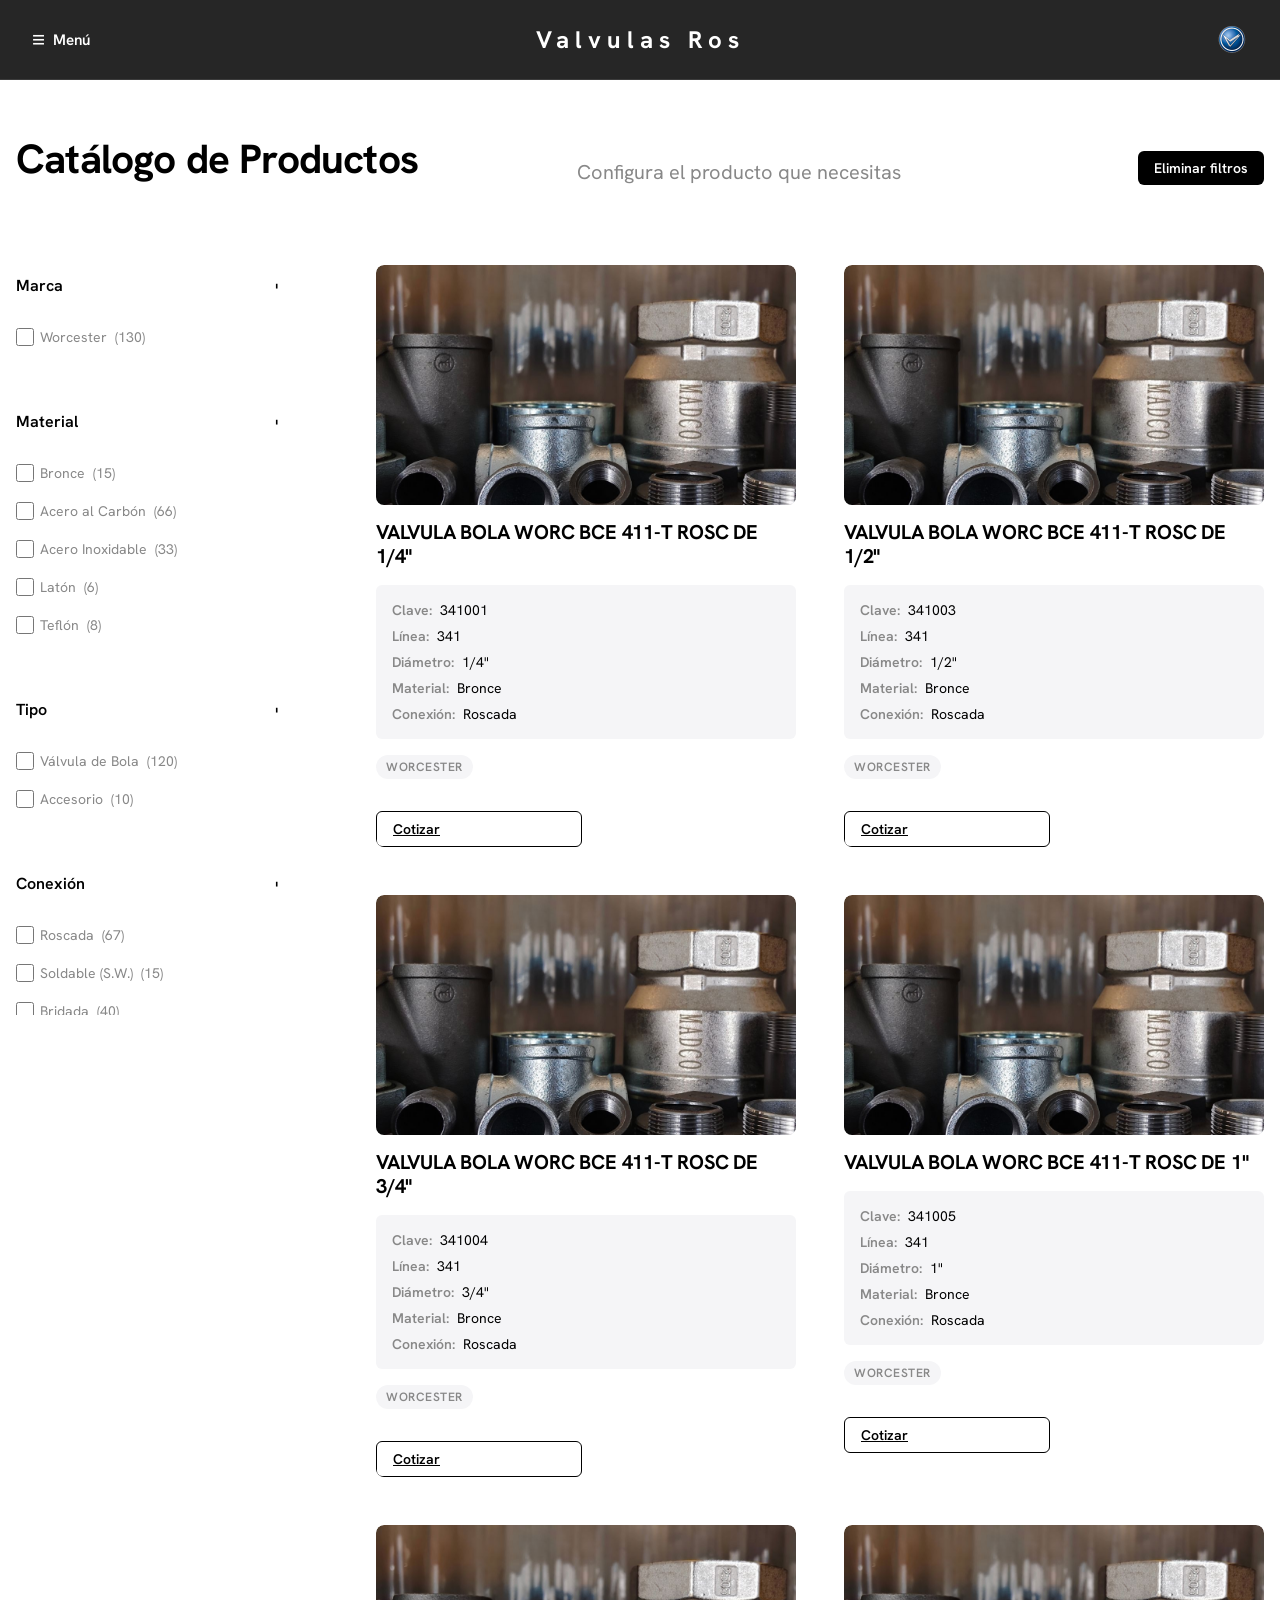
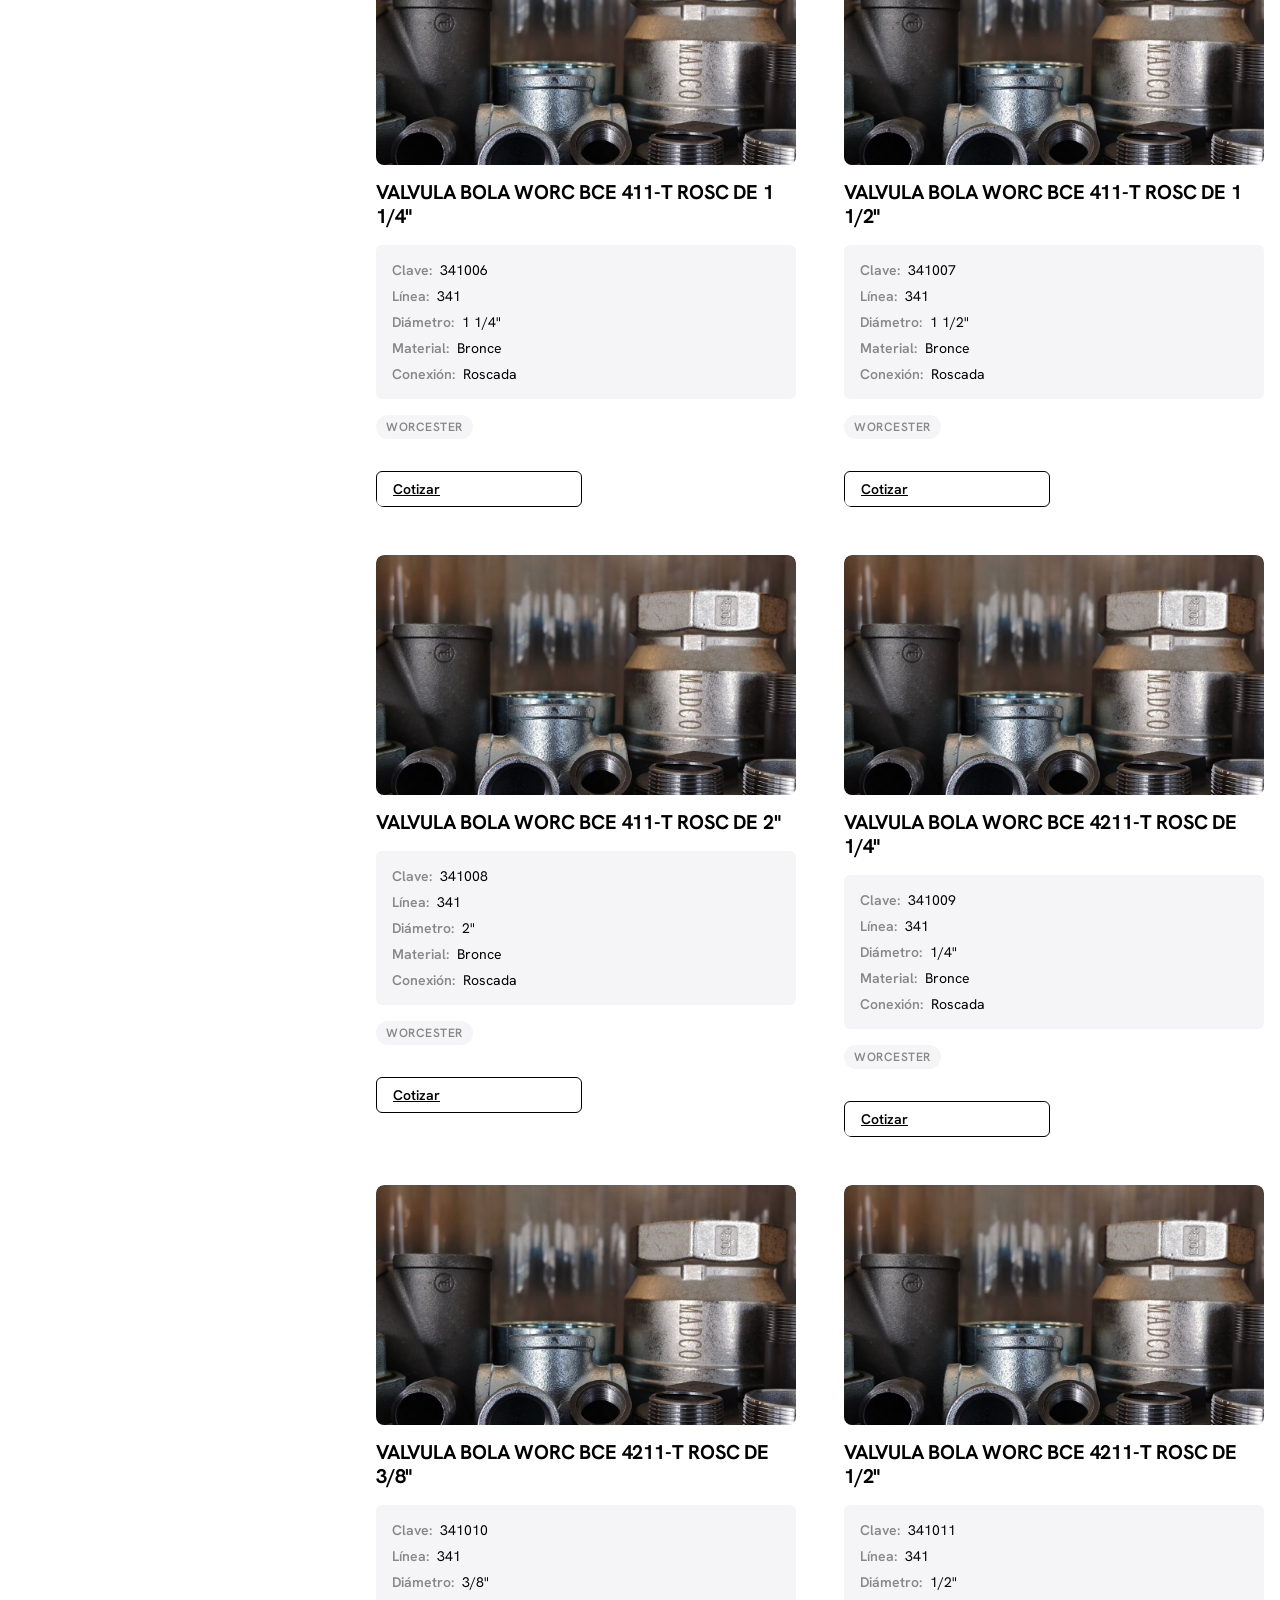
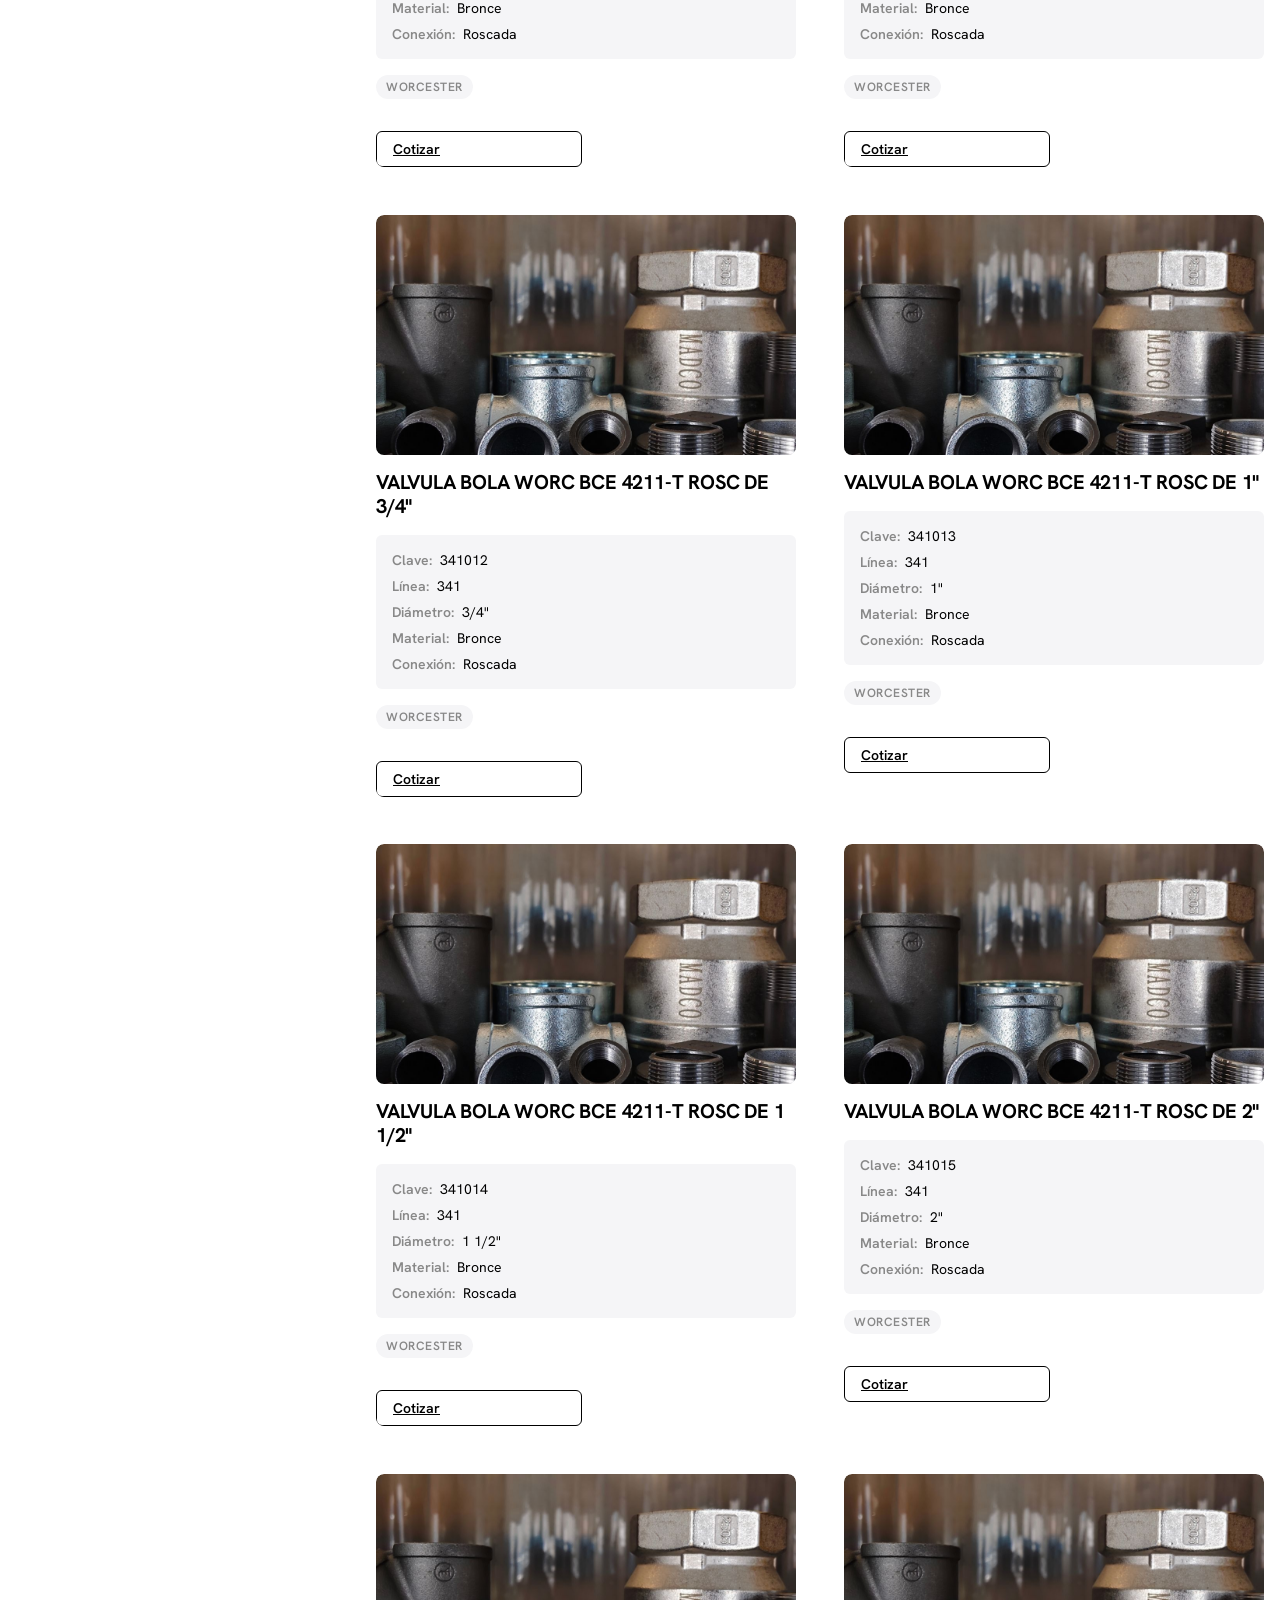
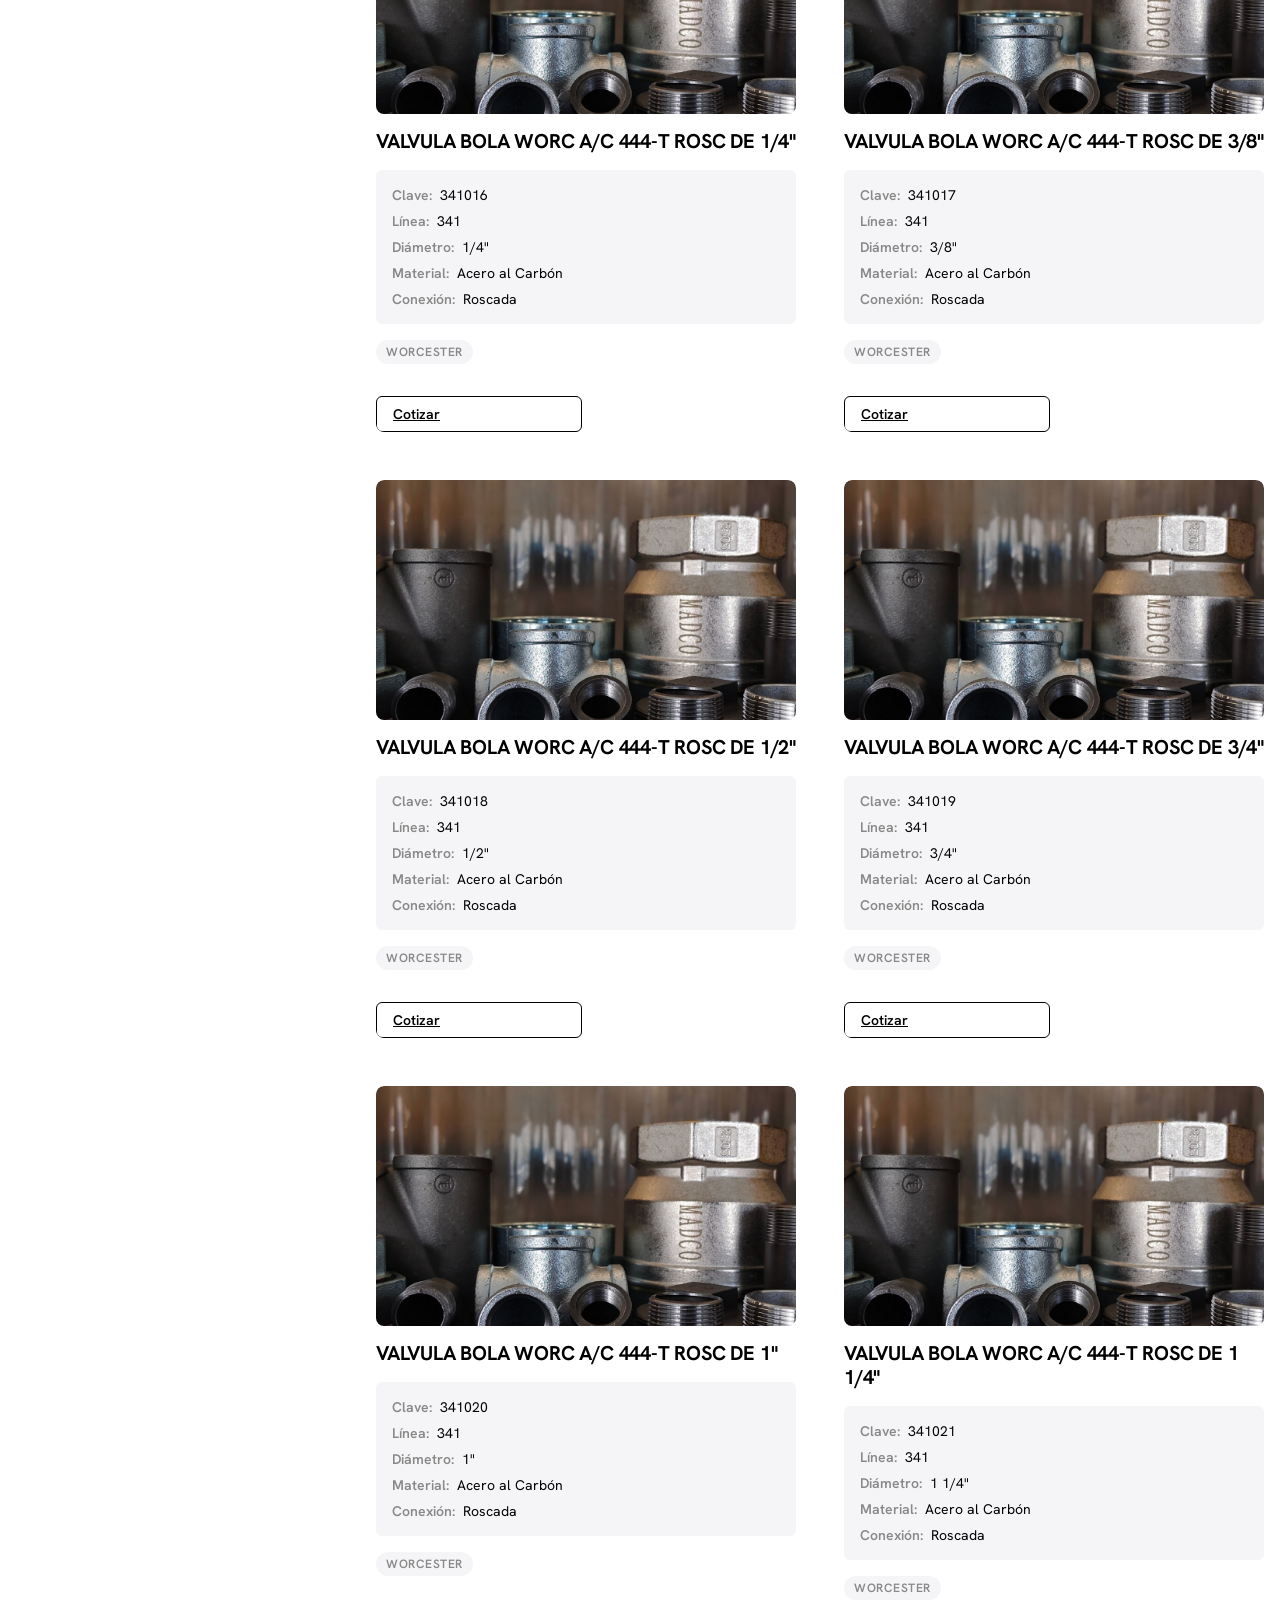
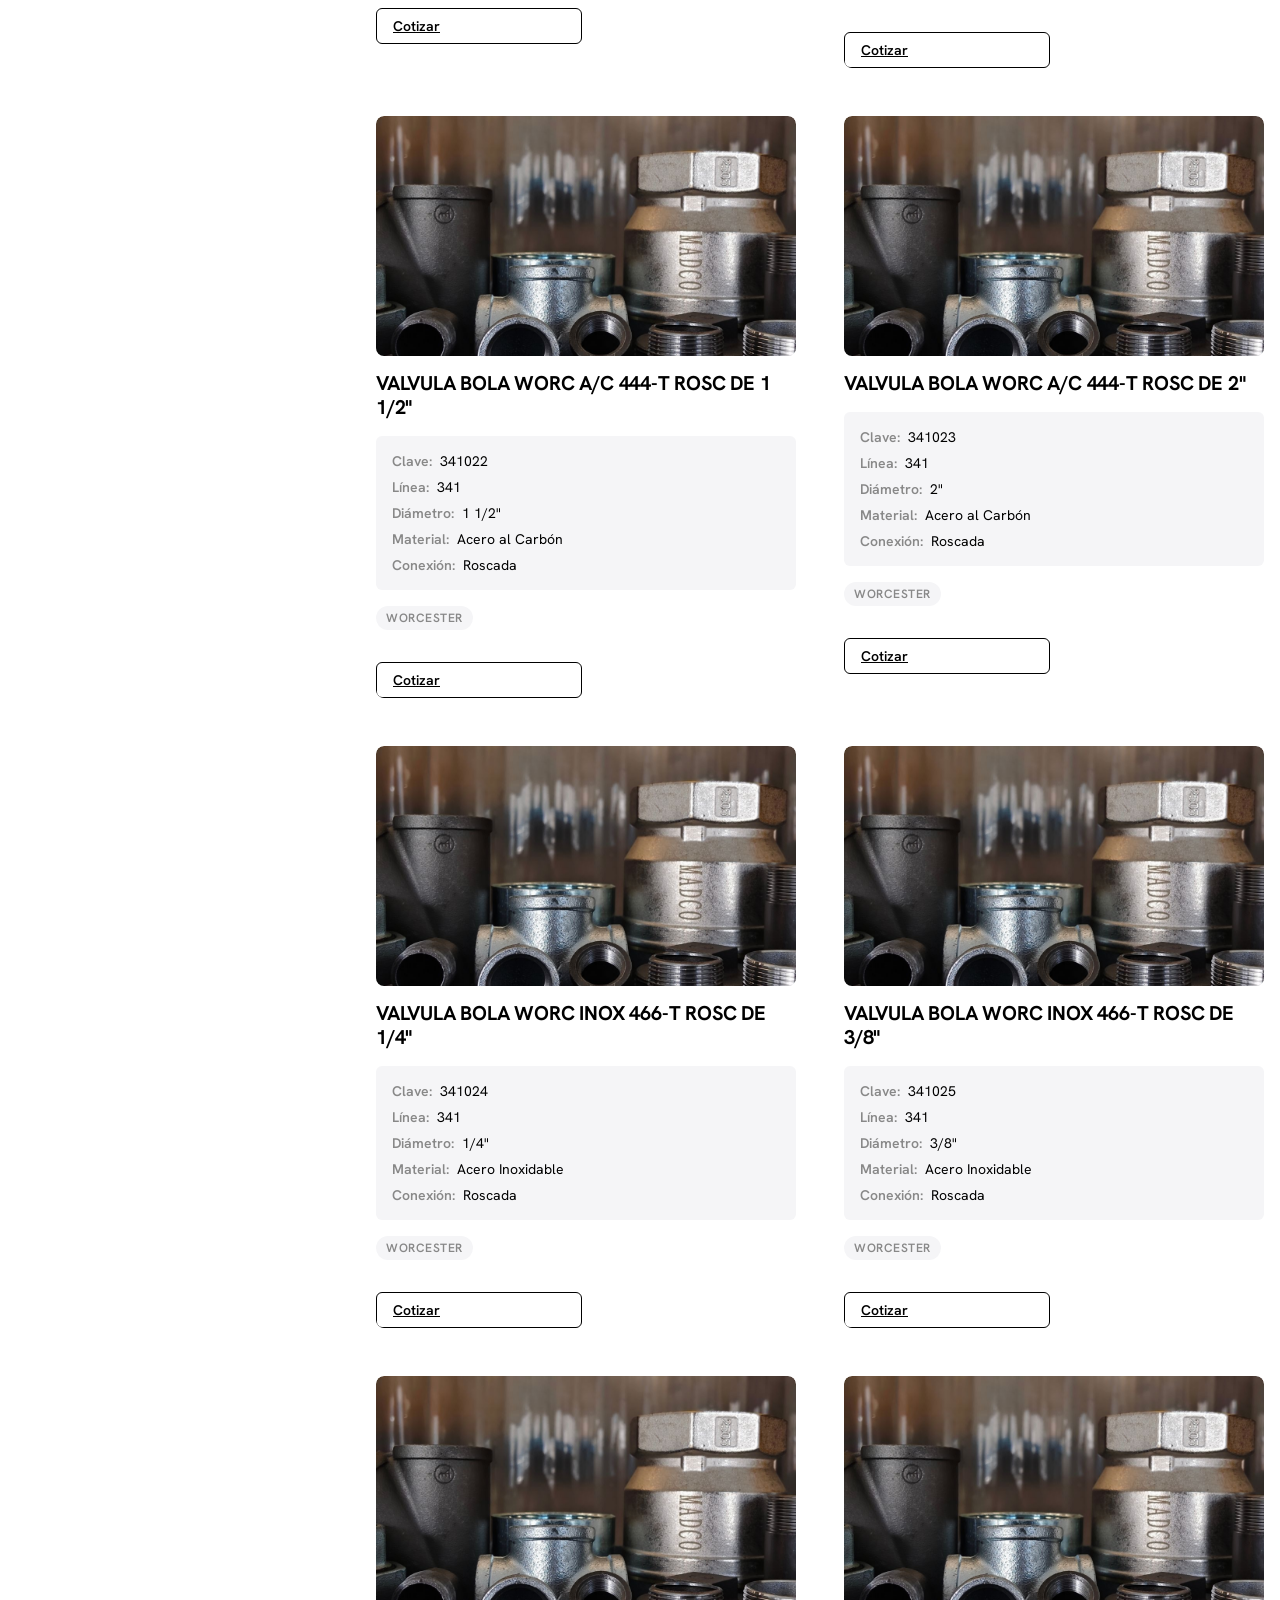
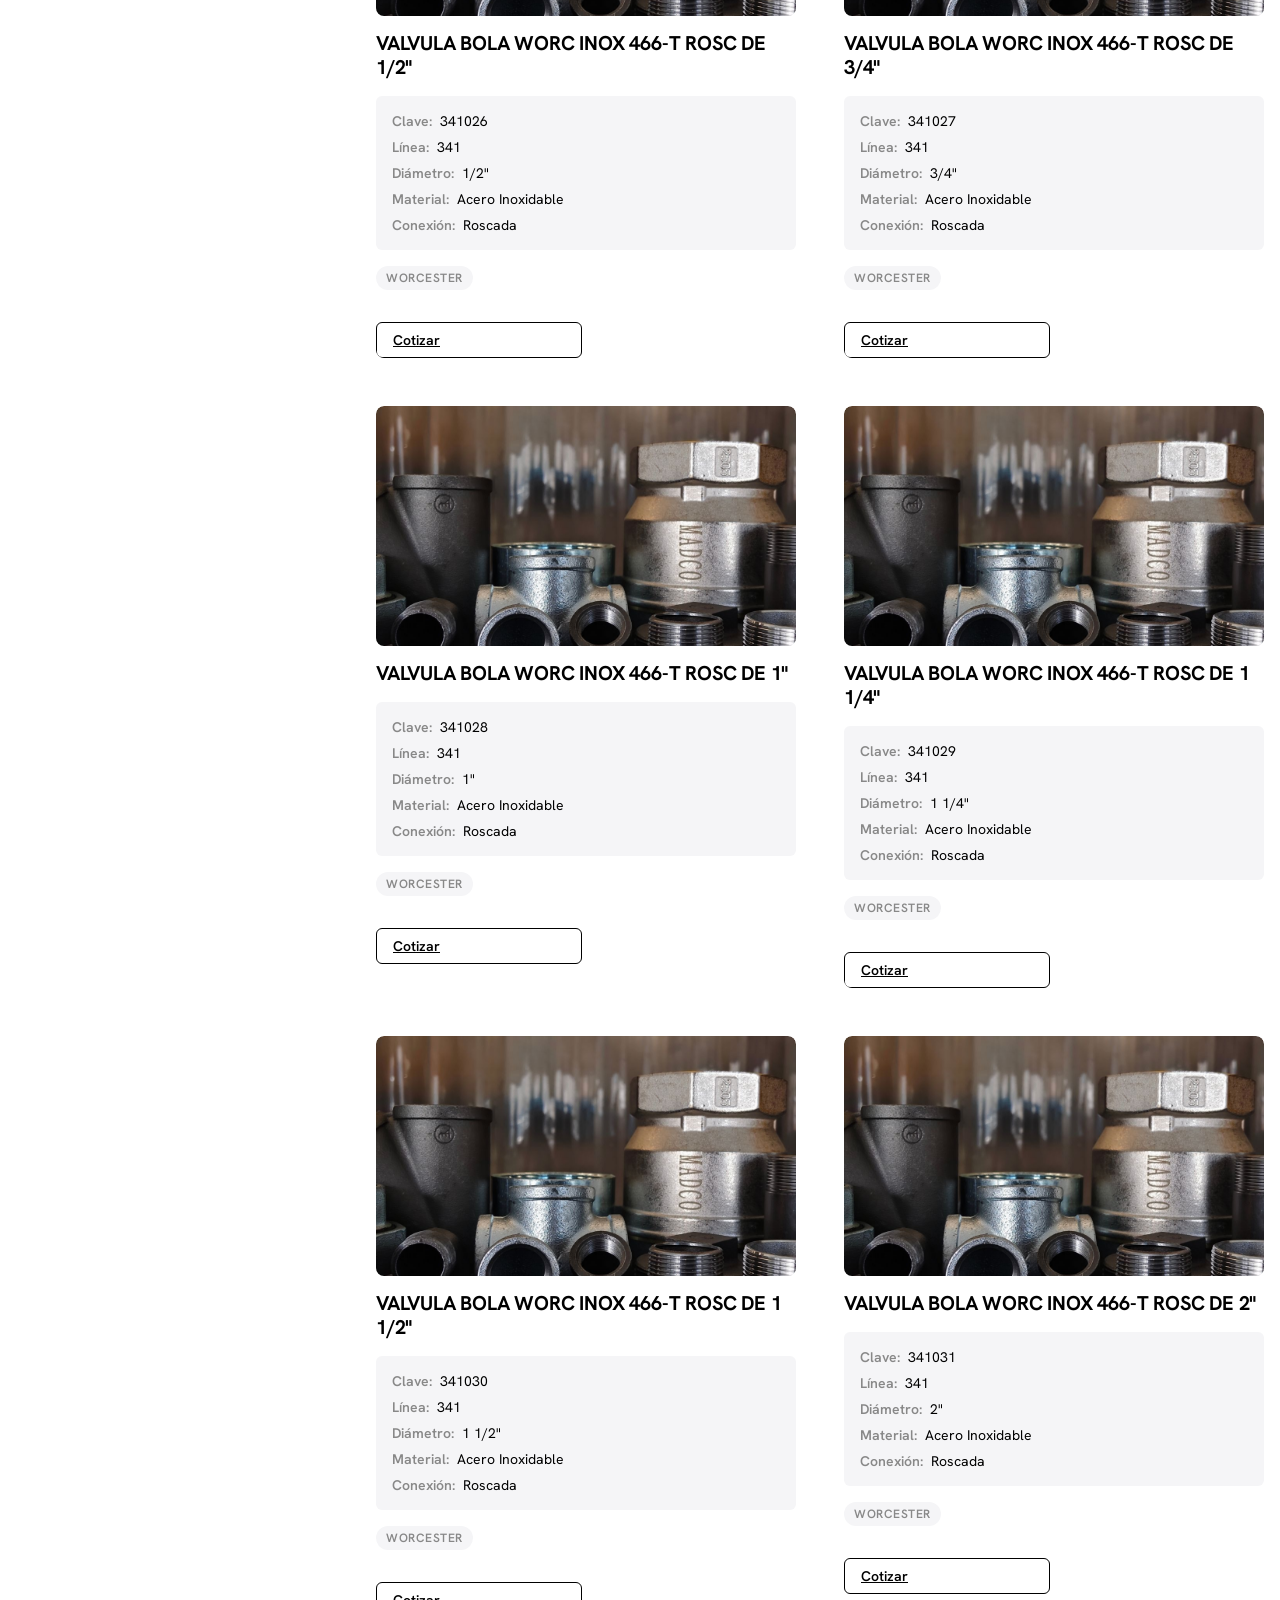
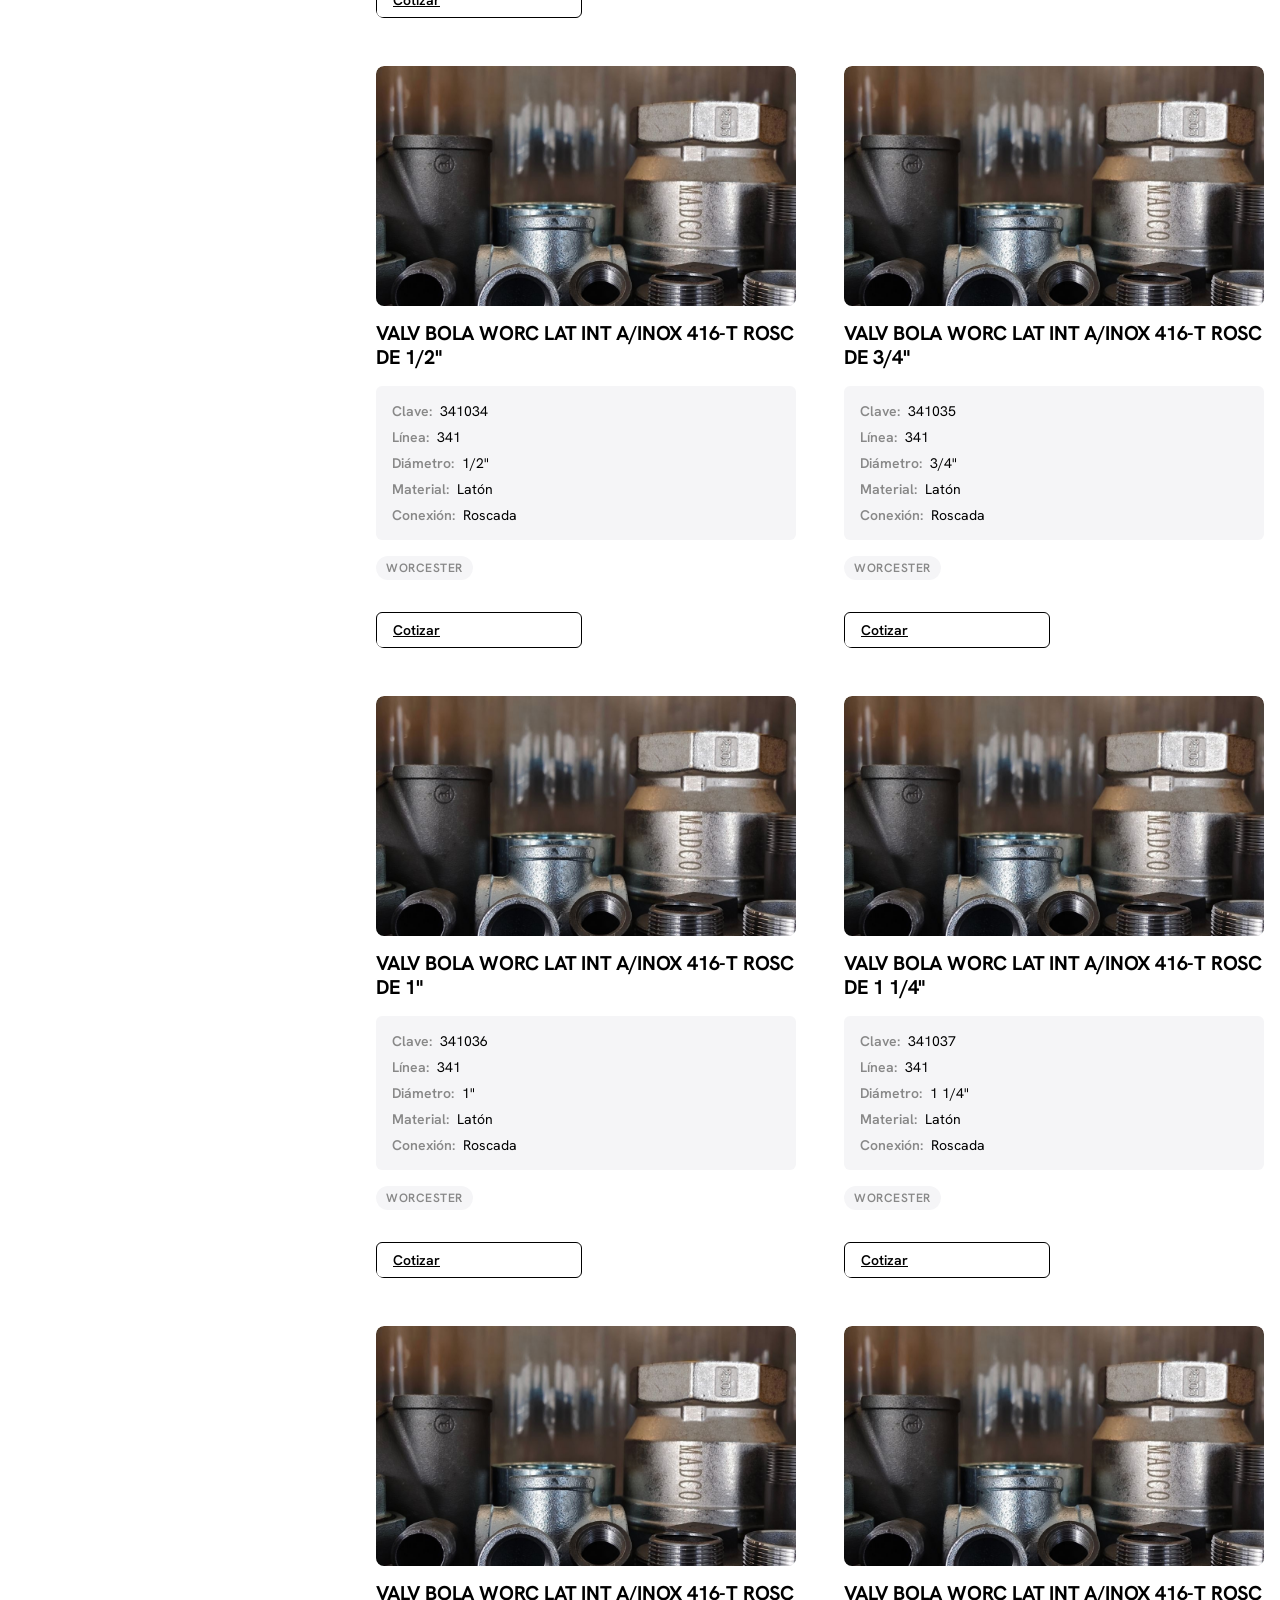
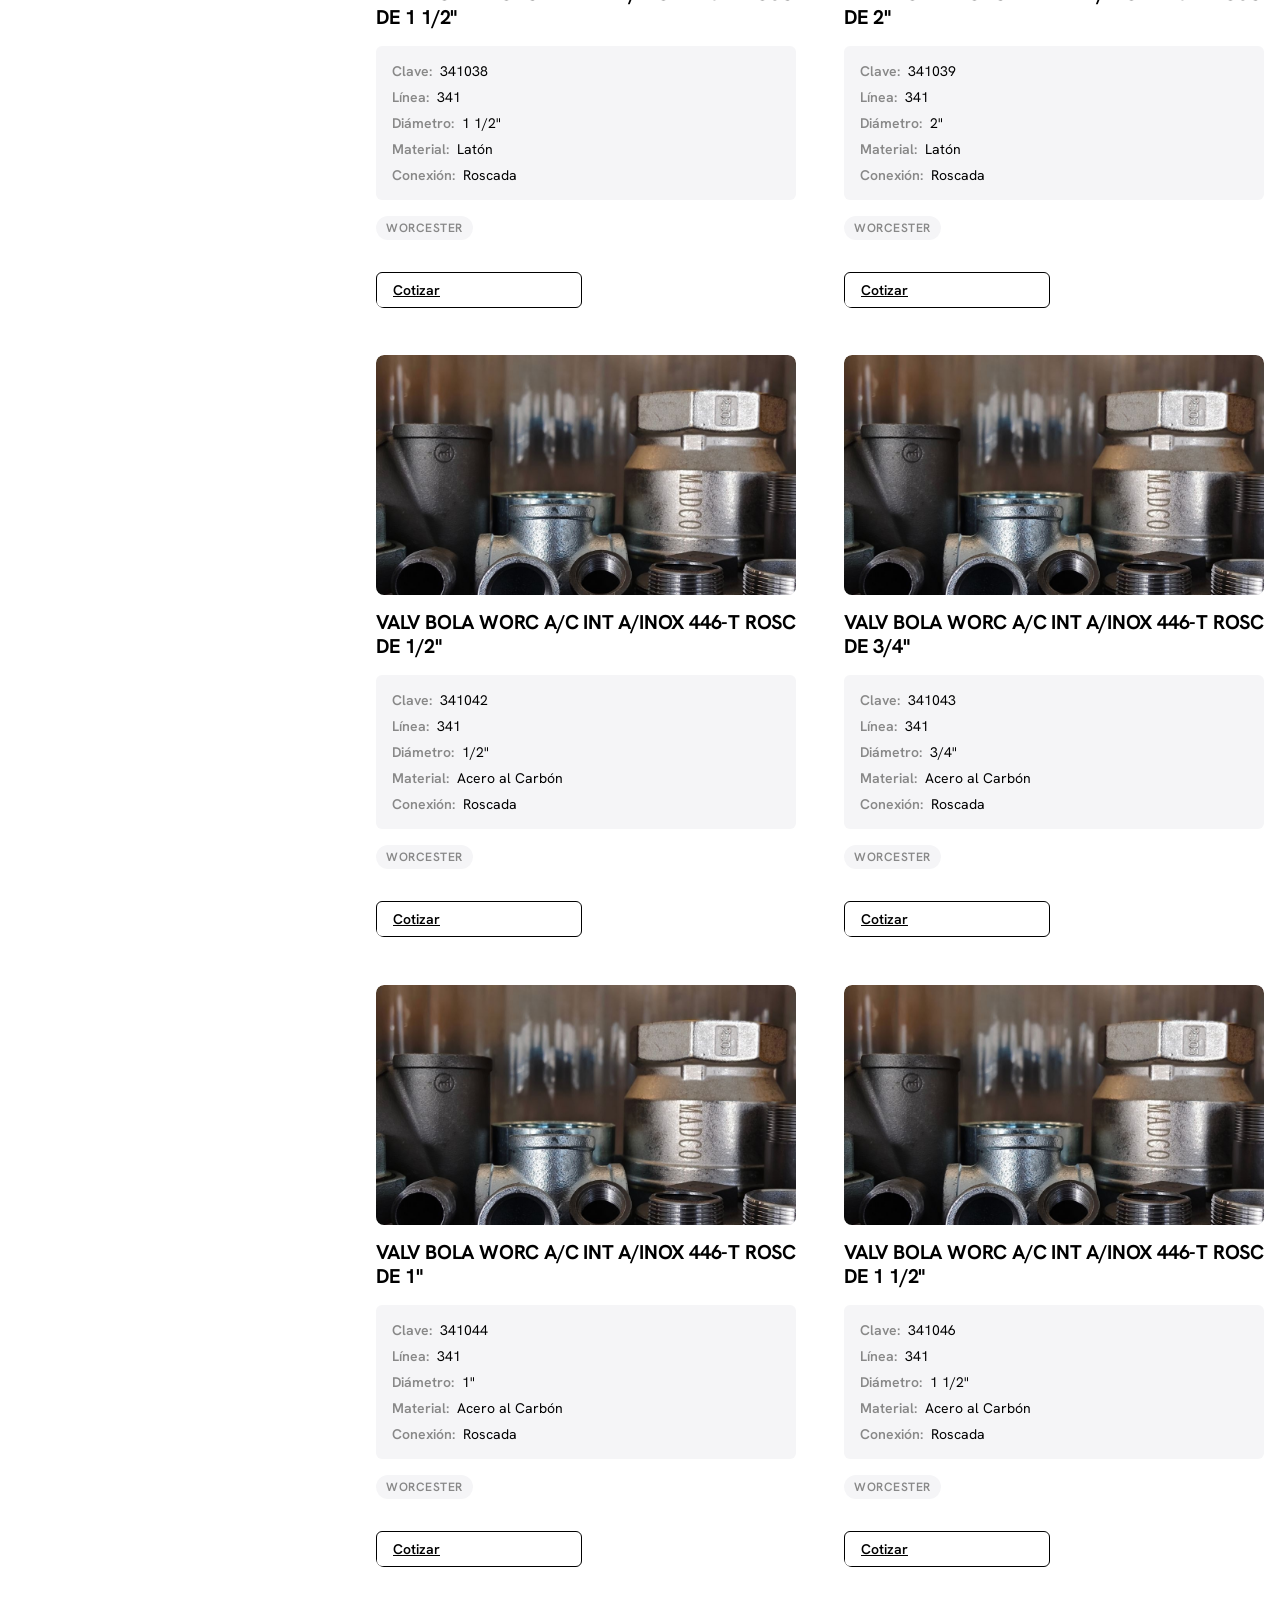
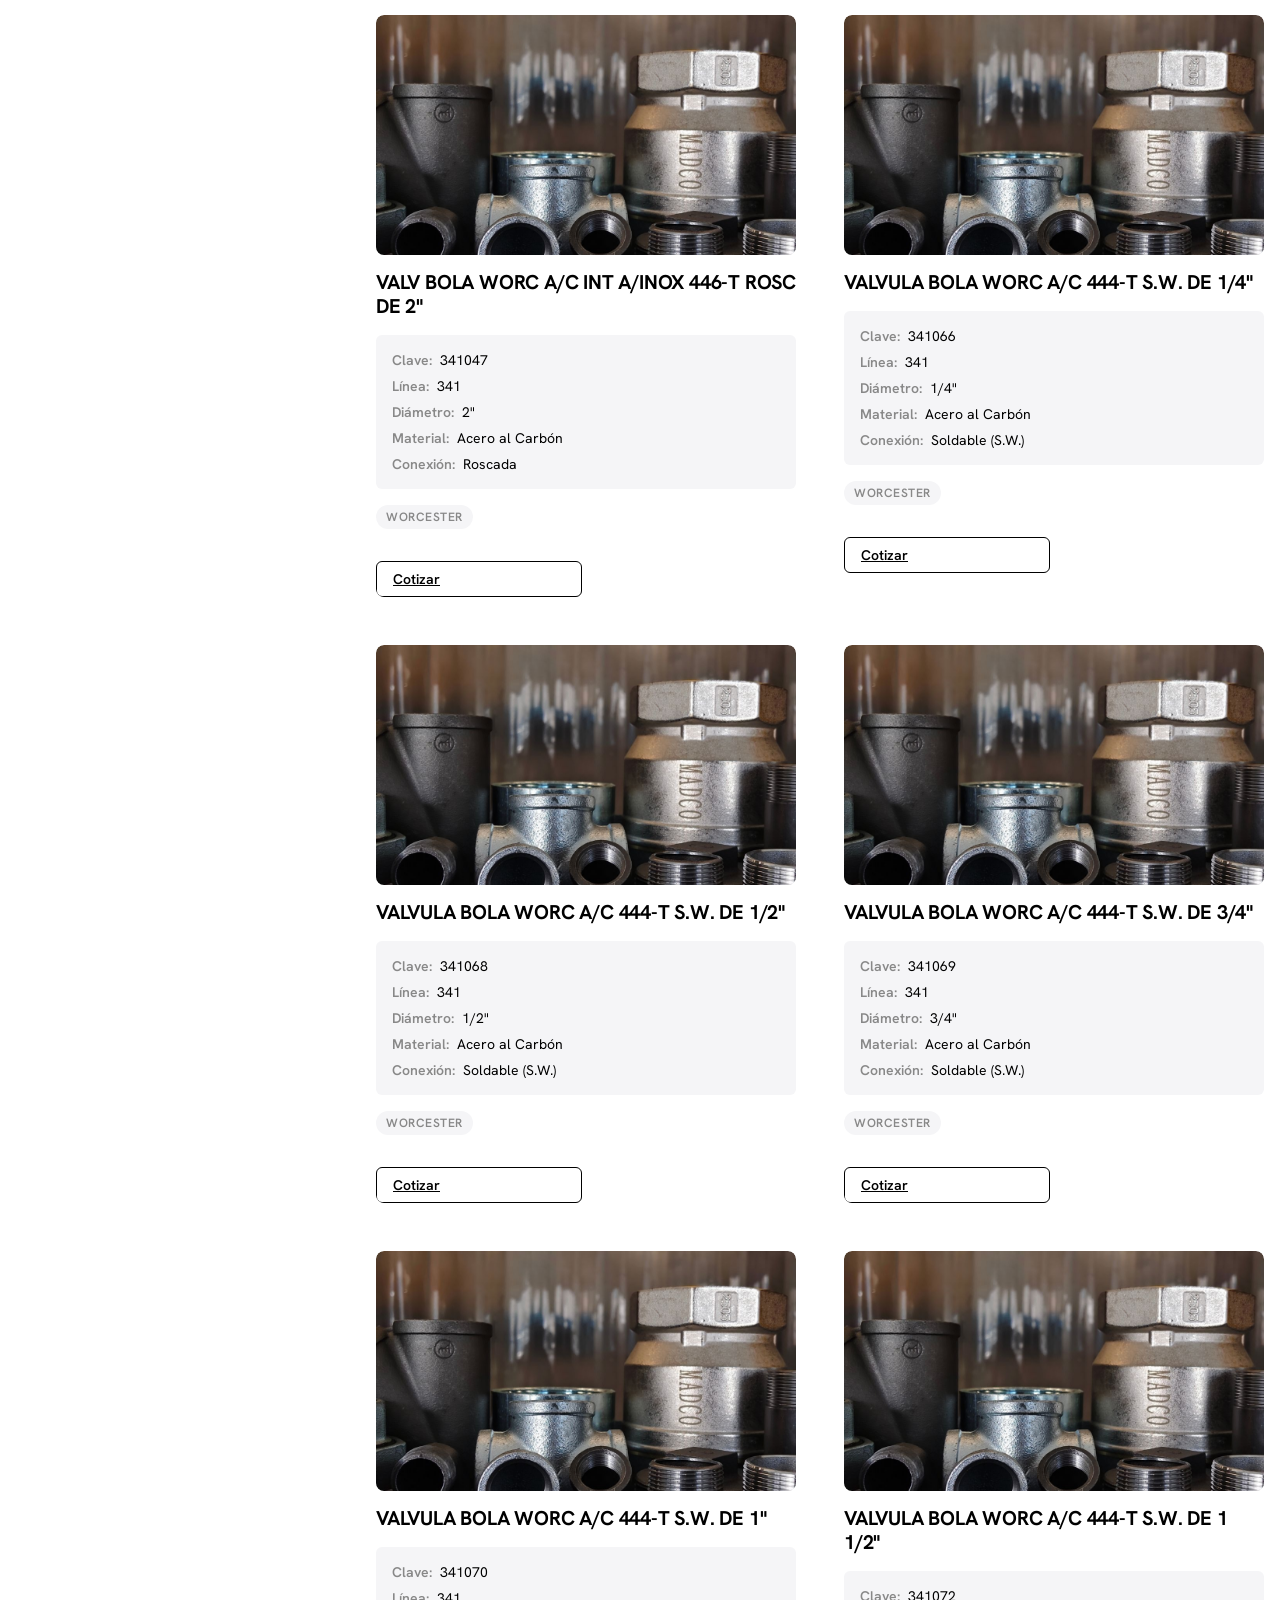
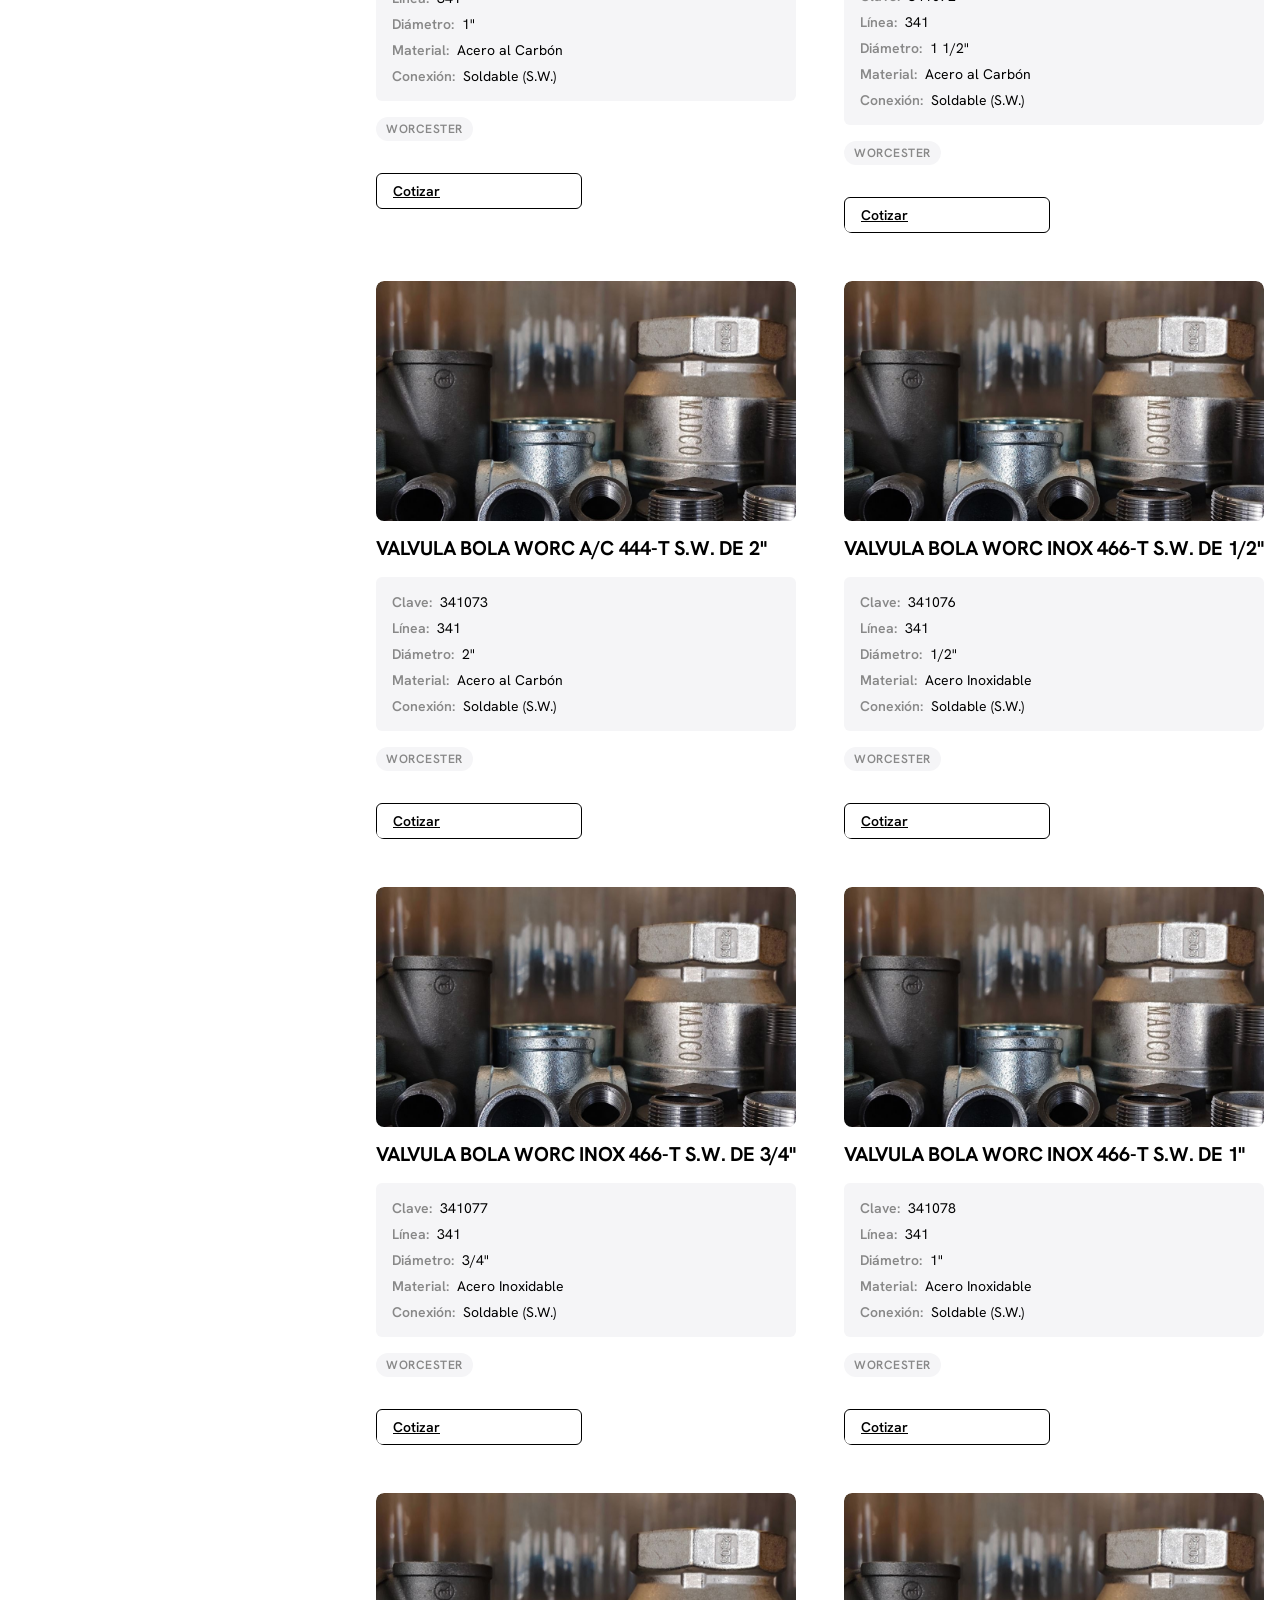
<file: catalogo.html>
<!DOCTYPE html>
<html lang="es">
<head>
    <meta charset="UTF-8">
    <meta name="viewport" content="width=device-width, initial-scale=1.0">
    <title>Catálogo de Productos | Válvulas Ros</title>
    
    <link rel="preconnect" href="https://fonts.googleapis.com">
    <link rel="preconnect" href="https://fonts.gstatic.com" crossorigin>
    <link href="https://fonts.googleapis.com/css2?family=Hanken+Grotesk:wght@300;400;500;600;700&display=swap" rel="stylesheet">
    
    <link rel="stylesheet" href="css/styles.css">
    <link rel="stylesheet" href="css/catalogo.css">
</head>
<body>
    <!-- ========== BARRA DE NAVEGACIÓN ========== -->
    <nav class="porsche-navbar">
        <div class="nav-left">
            <button id="menu-open-btn" class="porsche-menu-btn" aria-label="Abrir menú">
                <span class="menu-text">Menú</span>
            </button>
        </div>

        <div class="nav-center">
            <a href="index.html" class="porsche-main-logo">Valvulas Ros</a>
        </div>

        <div class="nav-right">
            <button id="theme-toggle" class="porsche-btn-toggle" aria-label="Cambiar tema">
                <img src="images/logo_simple.png" alt="" class="theme-icon">
            </button>
        </div>
    </nav>

    <!-- ========== MENÚ LATERAL DESPLEGABLE ========== -->
    <div id="porsche-sidebar" class="porsche-sidebar-wrapper">
        <div id="sidebar-overlay" class="sidebar-overlay"></div>
        
        <div class="sidebar-content">
            <button id="menu-close-btn" class="porsche-close-btn" aria-label="Cerrar menú" title="Cerrar menú">&times;</button>
            
            <nav class="sidebar-navigation">
                <ul class="sidebar-menu-list">
                    <li class="menu-item-parent">
                        <button class="menu-parent-btn" data-submenu="marcas" aria-expanded="false" aria-controls="submenu-marcas">
                            <span class="menu-parent-text">MARCAS</span>
                            <span class="menu-arrow">›</span>
                        </button>
                        <ul class="submenu" id="submenu-marcas">
                            <li><button type="button" class="submenu-back"><span class="submenu-back-arrow">‹</span> Menú principal</button></li>
                            <li><a href="marcas.html" class="submenu-link">Ver todas</a></li>
                        </ul>
                    </li>

                    <li class="menu-item-parent">
                        <button class="menu-parent-btn" data-submenu="empresa" aria-expanded="false" aria-controls="submenu-empresa">
                            <span class="menu-parent-text">EMPRESA</span>
                            <span class="menu-arrow">›</span>
                        </button>
                        <ul class="submenu" id="submenu-empresa">
                            <li><button type="button" class="submenu-back"><span class="submenu-back-arrow">‹</span> Menú principal</button></li>
                            <li><a href="nosotros.html" class="submenu-link">Quiénes Somos</a></li>
                            <li><a href="index.html" class="submenu-link">Ubicaciones</a></li>
                        </ul>
                    </li>
                </ul>
            </nav>
        </div>
    </div>

    <!-- ========== CONTENIDO PRINCIPAL ========== -->
    <main class="catalog-main">
        <!-- ========== ENCABEZADO ========== -->
        <section class="catalog-header">
            <h1 class="catalog-title">Catálogo de Productos</h1>
            <p class="catalog-subtitle">Configura el producto que necesitas</p>
            
            <!-- Botón para limpiar filtros -->
            <button id="clear-filters-btn" class="clear-filters-btn">
                <span>Eliminar filtros</span>
            </button>
        </section>

        <!-- ========== CONTENEDOR FLEX: SIDEBAR + GRID ========== -->
        <div class="catalog-wrapper">
            
            <!-- SIDEBAR DE FILTROS -->
            <aside class="filters-sidebar">

                <!-- GRUPO DE FILTRO: MARCA -->
                <div class="filter-group">
                    <button class="filter-group-btn" data-filter="marca" aria-expanded="true" aria-controls="filter-marca">
                        <span class="filter-group-title">Marca</span>
                        <span class="filter-toggle-icon">-</span>
                    </button>
                    <ul class="filter-options" id="filter-marca">
                        <li><label><input type="checkbox" name="marca" value="worcester"> Worcester <span class="filter-count">(130)</span></label></li>
                    </ul>
                </div>

                <!-- GRUPO DE FILTRO: MATERIAL -->
                <div class="filter-group">
                    <button class="filter-group-btn" data-filter="material" aria-expanded="true" aria-controls="filter-material">
                        <span class="filter-group-title">Material</span>
                        <span class="filter-toggle-icon">-</span>
                    </button>
                    <ul class="filter-options" id="filter-material">
                        <li><label><input type="checkbox" name="material" value="bronce"> Bronce <span class="filter-count">(15)</span></label></li>
                        <li><label><input type="checkbox" name="material" value="acero-carbon"> Acero al Carbón <span class="filter-count">(66)</span></label></li>
                        <li><label><input type="checkbox" name="material" value="acero-inoxidable"> Acero Inoxidable <span class="filter-count">(33)</span></label></li>
                        <li><label><input type="checkbox" name="material" value="laton"> Latón <span class="filter-count">(6)</span></label></li>
                        <li><label><input type="checkbox" name="material" value="teflon"> Teflón <span class="filter-count">(8)</span></label></li>
                    </ul>
                </div>

                <!-- GRUPO DE FILTRO: TIPO -->
                <div class="filter-group">
                    <button class="filter-group-btn" data-filter="tipo" aria-expanded="true" aria-controls="filter-tipo">
                        <span class="filter-group-title">Tipo</span>
                        <span class="filter-toggle-icon">-</span>
                    </button>
                    <ul class="filter-options" id="filter-tipo">
                        <li><label><input type="checkbox" name="tipo" value="valvula"> Válvula de Bola <span class="filter-count">(120)</span></label></li>
                        <li><label><input type="checkbox" name="tipo" value="accesorio"> Accesorio <span class="filter-count">(10)</span></label></li>
                    </ul>
                </div>

                <!-- GRUPO DE FILTRO: CONEXIÓN -->
                <div class="filter-group">
                    <button class="filter-group-btn" data-filter="conexion" aria-expanded="true" aria-controls="filter-conexion">
                        <span class="filter-group-title">Conexión</span>
                        <span class="filter-toggle-icon">-</span>
                    </button>
                    <ul class="filter-options" id="filter-conexion">
                        <li><label><input type="checkbox" name="conexion" value="roscada"> Roscada <span class="filter-count">(67)</span></label></li>
                        <li><label><input type="checkbox" name="conexion" value="soldable"> Soldable (S.W.) <span class="filter-count">(15)</span></label></li>
                        <li><label><input type="checkbox" name="conexion" value="bridada"> Bridada <span class="filter-count">(40)</span></label></li>
                    </ul>
                </div>

                <!-- GRUPO DE FILTRO: TAMAÑO -->
                <div class="filter-group">
                    <button class="filter-group-btn" data-filter="tamaño" aria-expanded="false" aria-controls="filter-tamaño">
                        <span class="filter-group-title">Tamaño / Diámetro</span>
                        <span class="filter-toggle-icon">+</span>
                    </button>
                    <ul class="filter-options is-collapsed" id="filter-tamaño">
                        <li><label><input type="checkbox" name="tamaño" value="1-4"> 1/4" <span class="filter-count">(7)</span></label></li>
                        <li><label><input type="checkbox" name="tamaño" value="3-8"> 3/8" <span class="filter-count">(3)</span></label></li>
                        <li><label><input type="checkbox" name="tamaño" value="1-2"> 1/2" <span class="filter-count">(16)</span></label></li>
                        <li><label><input type="checkbox" name="tamaño" value="3-4"> 3/4" <span class="filter-count">(16)</span></label></li>
                        <li><label><input type="checkbox" name="tamaño" value="1"> 1" <span class="filter-count">(17)</span></label></li>
                        <li><label><input type="checkbox" name="tamaño" value="1-1-4"> 1 1/4" <span class="filter-count">(7)</span></label></li>
                        <li><label><input type="checkbox" name="tamaño" value="1-1-2"> 1 1/2" <span class="filter-count">(17)</span></label></li>
                        <li><label><input type="checkbox" name="tamaño" value="2"> 2" <span class="filter-count">(17)</span></label></li>
                        <li><label><input type="checkbox" name="tamaño" value="2-1-2"> 2 1/2" <span class="filter-count">(4)</span></label></li>
                        <li><label><input type="checkbox" name="tamaño" value="3"> 3" <span class="filter-count">(9)</span></label></li>
                        <li><label><input type="checkbox" name="tamaño" value="4"> 4" <span class="filter-count">(10)</span></label></li>
                        <li><label><input type="checkbox" name="tamaño" value="6"> 6" <span class="filter-count">(5)</span></label></li>
                        <li><label><input type="checkbox" name="tamaño" value="8"> 8" <span class="filter-count">(2)</span></label></li>
                    </ul>
                </div>

            </aside>

            <!-- GRID DE PRODUCTOS -->
            <section class="products-grid">
                <article class="product-card" data-marca="worcester" data-material="bronce" data-tipo="valvula" data-conexion="roscada" data-tamano="1-4">
                    <div class="product-image">
                        <img src="images/conexiones2.jpg" alt="VALVULA BOLA WORC BCE 411-T ROSC DE 1/4&quot;">
                    </div>
                    <div class="product-info">
                        <h3 class="product-name">VALVULA BOLA WORC BCE 411-T ROSC DE 1/4"</h3>

                        <div class="product-specs">
                            <div class="spec-item">
                                <span class="spec-label">Clave:</span>
                                <span class="spec-value">341001</span>
                            </div>
                            <div class="spec-item">
                                <span class="spec-label">Línea:</span>
                                <span class="spec-value">341</span>
                            </div>
                            <div class="spec-item">
                                <span class="spec-label">Diámetro:</span>
                                <span class="spec-value">1/4"</span>
                            </div>
                            <div class="spec-item">
                                <span class="spec-label">Material:</span>
                                <span class="spec-value">Bronce</span>
                            </div>
                            <div class="spec-item">
                                <span class="spec-label">Conexión:</span>
                                <span class="spec-value">Roscada</span>
                            </div>
                        </div>

                        <div class="product-brand-tag">Worcester</div>

                        <div class="product-actions">
                            <a href="cotizacion.html" class="btn-configure">Cotizar</a>
                        </div>
                    </div>
                </article>

                <article class="product-card" data-marca="worcester" data-material="bronce" data-tipo="valvula" data-conexion="roscada" data-tamano="1-2">
                    <div class="product-image">
                        <img src="images/conexiones2.jpg" alt="VALVULA BOLA WORC BCE 411-T ROSC DE 1/2&quot;">
                    </div>
                    <div class="product-info">
                        <h3 class="product-name">VALVULA BOLA WORC BCE 411-T ROSC DE 1/2"</h3>

                        <div class="product-specs">
                            <div class="spec-item">
                                <span class="spec-label">Clave:</span>
                                <span class="spec-value">341003</span>
                            </div>
                            <div class="spec-item">
                                <span class="spec-label">Línea:</span>
                                <span class="spec-value">341</span>
                            </div>
                            <div class="spec-item">
                                <span class="spec-label">Diámetro:</span>
                                <span class="spec-value">1/2"</span>
                            </div>
                            <div class="spec-item">
                                <span class="spec-label">Material:</span>
                                <span class="spec-value">Bronce</span>
                            </div>
                            <div class="spec-item">
                                <span class="spec-label">Conexión:</span>
                                <span class="spec-value">Roscada</span>
                            </div>
                        </div>

                        <div class="product-brand-tag">Worcester</div>

                        <div class="product-actions">
                            <a href="cotizacion.html" class="btn-configure">Cotizar</a>
                        </div>
                    </div>
                </article>

                <article class="product-card" data-marca="worcester" data-material="bronce" data-tipo="valvula" data-conexion="roscada" data-tamano="3-4">
                    <div class="product-image">
                        <img src="images/conexiones2.jpg" alt="VALVULA BOLA WORC BCE 411-T ROSC DE 3/4&quot;">
                    </div>
                    <div class="product-info">
                        <h3 class="product-name">VALVULA BOLA WORC BCE 411-T ROSC DE 3/4"</h3>

                        <div class="product-specs">
                            <div class="spec-item">
                                <span class="spec-label">Clave:</span>
                                <span class="spec-value">341004</span>
                            </div>
                            <div class="spec-item">
                                <span class="spec-label">Línea:</span>
                                <span class="spec-value">341</span>
                            </div>
                            <div class="spec-item">
                                <span class="spec-label">Diámetro:</span>
                                <span class="spec-value">3/4"</span>
                            </div>
                            <div class="spec-item">
                                <span class="spec-label">Material:</span>
                                <span class="spec-value">Bronce</span>
                            </div>
                            <div class="spec-item">
                                <span class="spec-label">Conexión:</span>
                                <span class="spec-value">Roscada</span>
                            </div>
                        </div>

                        <div class="product-brand-tag">Worcester</div>

                        <div class="product-actions">
                            <a href="cotizacion.html" class="btn-configure">Cotizar</a>
                        </div>
                    </div>
                </article>

                <article class="product-card" data-marca="worcester" data-material="bronce" data-tipo="valvula" data-conexion="roscada" data-tamano="1">
                    <div class="product-image">
                        <img src="images/conexiones2.jpg" alt="VALVULA BOLA WORC BCE 411-T ROSC DE 1&quot;">
                    </div>
                    <div class="product-info">
                        <h3 class="product-name">VALVULA BOLA WORC BCE 411-T ROSC DE 1"</h3>

                        <div class="product-specs">
                            <div class="spec-item">
                                <span class="spec-label">Clave:</span>
                                <span class="spec-value">341005</span>
                            </div>
                            <div class="spec-item">
                                <span class="spec-label">Línea:</span>
                                <span class="spec-value">341</span>
                            </div>
                            <div class="spec-item">
                                <span class="spec-label">Diámetro:</span>
                                <span class="spec-value">1"</span>
                            </div>
                            <div class="spec-item">
                                <span class="spec-label">Material:</span>
                                <span class="spec-value">Bronce</span>
                            </div>
                            <div class="spec-item">
                                <span class="spec-label">Conexión:</span>
                                <span class="spec-value">Roscada</span>
                            </div>
                        </div>

                        <div class="product-brand-tag">Worcester</div>

                        <div class="product-actions">
                            <a href="cotizacion.html" class="btn-configure">Cotizar</a>
                        </div>
                    </div>
                </article>

                <article class="product-card" data-marca="worcester" data-material="bronce" data-tipo="valvula" data-conexion="roscada" data-tamano="1-1-4">
                    <div class="product-image">
                        <img src="images/conexiones2.jpg" alt="VALVULA BOLA WORC BCE 411-T ROSC DE 1 1/4&quot;">
                    </div>
                    <div class="product-info">
                        <h3 class="product-name">VALVULA BOLA WORC BCE 411-T ROSC DE 1 1/4"</h3>

                        <div class="product-specs">
                            <div class="spec-item">
                                <span class="spec-label">Clave:</span>
                                <span class="spec-value">341006</span>
                            </div>
                            <div class="spec-item">
                                <span class="spec-label">Línea:</span>
                                <span class="spec-value">341</span>
                            </div>
                            <div class="spec-item">
                                <span class="spec-label">Diámetro:</span>
                                <span class="spec-value">1 1/4"</span>
                            </div>
                            <div class="spec-item">
                                <span class="spec-label">Material:</span>
                                <span class="spec-value">Bronce</span>
                            </div>
                            <div class="spec-item">
                                <span class="spec-label">Conexión:</span>
                                <span class="spec-value">Roscada</span>
                            </div>
                        </div>

                        <div class="product-brand-tag">Worcester</div>

                        <div class="product-actions">
                            <a href="cotizacion.html" class="btn-configure">Cotizar</a>
                        </div>
                    </div>
                </article>

                <article class="product-card" data-marca="worcester" data-material="bronce" data-tipo="valvula" data-conexion="roscada" data-tamano="1-1-2">
                    <div class="product-image">
                        <img src="images/conexiones2.jpg" alt="VALVULA BOLA WORC BCE 411-T ROSC DE 1 1/2&quot;">
                    </div>
                    <div class="product-info">
                        <h3 class="product-name">VALVULA BOLA WORC BCE 411-T ROSC DE 1 1/2"</h3>

                        <div class="product-specs">
                            <div class="spec-item">
                                <span class="spec-label">Clave:</span>
                                <span class="spec-value">341007</span>
                            </div>
                            <div class="spec-item">
                                <span class="spec-label">Línea:</span>
                                <span class="spec-value">341</span>
                            </div>
                            <div class="spec-item">
                                <span class="spec-label">Diámetro:</span>
                                <span class="spec-value">1 1/2"</span>
                            </div>
                            <div class="spec-item">
                                <span class="spec-label">Material:</span>
                                <span class="spec-value">Bronce</span>
                            </div>
                            <div class="spec-item">
                                <span class="spec-label">Conexión:</span>
                                <span class="spec-value">Roscada</span>
                            </div>
                        </div>

                        <div class="product-brand-tag">Worcester</div>

                        <div class="product-actions">
                            <a href="cotizacion.html" class="btn-configure">Cotizar</a>
                        </div>
                    </div>
                </article>

                <article class="product-card" data-marca="worcester" data-material="bronce" data-tipo="valvula" data-conexion="roscada" data-tamano="2">
                    <div class="product-image">
                        <img src="images/conexiones2.jpg" alt="VALVULA BOLA WORC BCE 411-T ROSC DE 2&quot;">
                    </div>
                    <div class="product-info">
                        <h3 class="product-name">VALVULA BOLA WORC BCE 411-T ROSC DE 2"</h3>

                        <div class="product-specs">
                            <div class="spec-item">
                                <span class="spec-label">Clave:</span>
                                <span class="spec-value">341008</span>
                            </div>
                            <div class="spec-item">
                                <span class="spec-label">Línea:</span>
                                <span class="spec-value">341</span>
                            </div>
                            <div class="spec-item">
                                <span class="spec-label">Diámetro:</span>
                                <span class="spec-value">2"</span>
                            </div>
                            <div class="spec-item">
                                <span class="spec-label">Material:</span>
                                <span class="spec-value">Bronce</span>
                            </div>
                            <div class="spec-item">
                                <span class="spec-label">Conexión:</span>
                                <span class="spec-value">Roscada</span>
                            </div>
                        </div>

                        <div class="product-brand-tag">Worcester</div>

                        <div class="product-actions">
                            <a href="cotizacion.html" class="btn-configure">Cotizar</a>
                        </div>
                    </div>
                </article>

                <article class="product-card" data-marca="worcester" data-material="bronce" data-tipo="valvula" data-conexion="roscada" data-tamano="1-4">
                    <div class="product-image">
                        <img src="images/conexiones2.jpg" alt="VALVULA BOLA WORC BCE 4211-T ROSC DE 1/4&quot;">
                    </div>
                    <div class="product-info">
                        <h3 class="product-name">VALVULA BOLA WORC BCE 4211-T ROSC DE 1/4"</h3>

                        <div class="product-specs">
                            <div class="spec-item">
                                <span class="spec-label">Clave:</span>
                                <span class="spec-value">341009</span>
                            </div>
                            <div class="spec-item">
                                <span class="spec-label">Línea:</span>
                                <span class="spec-value">341</span>
                            </div>
                            <div class="spec-item">
                                <span class="spec-label">Diámetro:</span>
                                <span class="spec-value">1/4"</span>
                            </div>
                            <div class="spec-item">
                                <span class="spec-label">Material:</span>
                                <span class="spec-value">Bronce</span>
                            </div>
                            <div class="spec-item">
                                <span class="spec-label">Conexión:</span>
                                <span class="spec-value">Roscada</span>
                            </div>
                        </div>

                        <div class="product-brand-tag">Worcester</div>

                        <div class="product-actions">
                            <a href="cotizacion.html" class="btn-configure">Cotizar</a>
                        </div>
                    </div>
                </article>

                <article class="product-card" data-marca="worcester" data-material="bronce" data-tipo="valvula" data-conexion="roscada" data-tamano="3-8">
                    <div class="product-image">
                        <img src="images/conexiones2.jpg" alt="VALVULA BOLA WORC BCE 4211-T ROSC DE 3/8&quot;">
                    </div>
                    <div class="product-info">
                        <h3 class="product-name">VALVULA BOLA WORC BCE 4211-T ROSC DE 3/8"</h3>

                        <div class="product-specs">
                            <div class="spec-item">
                                <span class="spec-label">Clave:</span>
                                <span class="spec-value">341010</span>
                            </div>
                            <div class="spec-item">
                                <span class="spec-label">Línea:</span>
                                <span class="spec-value">341</span>
                            </div>
                            <div class="spec-item">
                                <span class="spec-label">Diámetro:</span>
                                <span class="spec-value">3/8"</span>
                            </div>
                            <div class="spec-item">
                                <span class="spec-label">Material:</span>
                                <span class="spec-value">Bronce</span>
                            </div>
                            <div class="spec-item">
                                <span class="spec-label">Conexión:</span>
                                <span class="spec-value">Roscada</span>
                            </div>
                        </div>

                        <div class="product-brand-tag">Worcester</div>

                        <div class="product-actions">
                            <a href="cotizacion.html" class="btn-configure">Cotizar</a>
                        </div>
                    </div>
                </article>

                <article class="product-card" data-marca="worcester" data-material="bronce" data-tipo="valvula" data-conexion="roscada" data-tamano="1-2">
                    <div class="product-image">
                        <img src="images/conexiones2.jpg" alt="VALVULA BOLA WORC BCE 4211-T ROSC DE 1/2&quot;">
                    </div>
                    <div class="product-info">
                        <h3 class="product-name">VALVULA BOLA WORC BCE 4211-T ROSC DE 1/2"</h3>

                        <div class="product-specs">
                            <div class="spec-item">
                                <span class="spec-label">Clave:</span>
                                <span class="spec-value">341011</span>
                            </div>
                            <div class="spec-item">
                                <span class="spec-label">Línea:</span>
                                <span class="spec-value">341</span>
                            </div>
                            <div class="spec-item">
                                <span class="spec-label">Diámetro:</span>
                                <span class="spec-value">1/2"</span>
                            </div>
                            <div class="spec-item">
                                <span class="spec-label">Material:</span>
                                <span class="spec-value">Bronce</span>
                            </div>
                            <div class="spec-item">
                                <span class="spec-label">Conexión:</span>
                                <span class="spec-value">Roscada</span>
                            </div>
                        </div>

                        <div class="product-brand-tag">Worcester</div>

                        <div class="product-actions">
                            <a href="cotizacion.html" class="btn-configure">Cotizar</a>
                        </div>
                    </div>
                </article>

                <article class="product-card" data-marca="worcester" data-material="bronce" data-tipo="valvula" data-conexion="roscada" data-tamano="3-4">
                    <div class="product-image">
                        <img src="images/conexiones2.jpg" alt="VALVULA BOLA WORC BCE 4211-T ROSC DE 3/4&quot;">
                    </div>
                    <div class="product-info">
                        <h3 class="product-name">VALVULA BOLA WORC BCE 4211-T ROSC DE 3/4"</h3>

                        <div class="product-specs">
                            <div class="spec-item">
                                <span class="spec-label">Clave:</span>
                                <span class="spec-value">341012</span>
                            </div>
                            <div class="spec-item">
                                <span class="spec-label">Línea:</span>
                                <span class="spec-value">341</span>
                            </div>
                            <div class="spec-item">
                                <span class="spec-label">Diámetro:</span>
                                <span class="spec-value">3/4"</span>
                            </div>
                            <div class="spec-item">
                                <span class="spec-label">Material:</span>
                                <span class="spec-value">Bronce</span>
                            </div>
                            <div class="spec-item">
                                <span class="spec-label">Conexión:</span>
                                <span class="spec-value">Roscada</span>
                            </div>
                        </div>

                        <div class="product-brand-tag">Worcester</div>

                        <div class="product-actions">
                            <a href="cotizacion.html" class="btn-configure">Cotizar</a>
                        </div>
                    </div>
                </article>

                <article class="product-card" data-marca="worcester" data-material="bronce" data-tipo="valvula" data-conexion="roscada" data-tamano="1">
                    <div class="product-image">
                        <img src="images/conexiones2.jpg" alt="VALVULA BOLA WORC BCE 4211-T ROSC DE 1&quot;">
                    </div>
                    <div class="product-info">
                        <h3 class="product-name">VALVULA BOLA WORC BCE 4211-T ROSC DE 1"</h3>

                        <div class="product-specs">
                            <div class="spec-item">
                                <span class="spec-label">Clave:</span>
                                <span class="spec-value">341013</span>
                            </div>
                            <div class="spec-item">
                                <span class="spec-label">Línea:</span>
                                <span class="spec-value">341</span>
                            </div>
                            <div class="spec-item">
                                <span class="spec-label">Diámetro:</span>
                                <span class="spec-value">1"</span>
                            </div>
                            <div class="spec-item">
                                <span class="spec-label">Material:</span>
                                <span class="spec-value">Bronce</span>
                            </div>
                            <div class="spec-item">
                                <span class="spec-label">Conexión:</span>
                                <span class="spec-value">Roscada</span>
                            </div>
                        </div>

                        <div class="product-brand-tag">Worcester</div>

                        <div class="product-actions">
                            <a href="cotizacion.html" class="btn-configure">Cotizar</a>
                        </div>
                    </div>
                </article>

                <article class="product-card" data-marca="worcester" data-material="bronce" data-tipo="valvula" data-conexion="roscada" data-tamano="1-1-2">
                    <div class="product-image">
                        <img src="images/conexiones2.jpg" alt="VALVULA BOLA WORC BCE 4211-T ROSC DE 1 1/2&quot;">
                    </div>
                    <div class="product-info">
                        <h3 class="product-name">VALVULA BOLA WORC BCE 4211-T ROSC DE 1 1/2"</h3>

                        <div class="product-specs">
                            <div class="spec-item">
                                <span class="spec-label">Clave:</span>
                                <span class="spec-value">341014</span>
                            </div>
                            <div class="spec-item">
                                <span class="spec-label">Línea:</span>
                                <span class="spec-value">341</span>
                            </div>
                            <div class="spec-item">
                                <span class="spec-label">Diámetro:</span>
                                <span class="spec-value">1 1/2"</span>
                            </div>
                            <div class="spec-item">
                                <span class="spec-label">Material:</span>
                                <span class="spec-value">Bronce</span>
                            </div>
                            <div class="spec-item">
                                <span class="spec-label">Conexión:</span>
                                <span class="spec-value">Roscada</span>
                            </div>
                        </div>

                        <div class="product-brand-tag">Worcester</div>

                        <div class="product-actions">
                            <a href="cotizacion.html" class="btn-configure">Cotizar</a>
                        </div>
                    </div>
                </article>

                <article class="product-card" data-marca="worcester" data-material="bronce" data-tipo="valvula" data-conexion="roscada" data-tamano="2">
                    <div class="product-image">
                        <img src="images/conexiones2.jpg" alt="VALVULA BOLA WORC BCE 4211-T ROSC DE 2&quot;">
                    </div>
                    <div class="product-info">
                        <h3 class="product-name">VALVULA BOLA WORC BCE 4211-T ROSC DE 2"</h3>

                        <div class="product-specs">
                            <div class="spec-item">
                                <span class="spec-label">Clave:</span>
                                <span class="spec-value">341015</span>
                            </div>
                            <div class="spec-item">
                                <span class="spec-label">Línea:</span>
                                <span class="spec-value">341</span>
                            </div>
                            <div class="spec-item">
                                <span class="spec-label">Diámetro:</span>
                                <span class="spec-value">2"</span>
                            </div>
                            <div class="spec-item">
                                <span class="spec-label">Material:</span>
                                <span class="spec-value">Bronce</span>
                            </div>
                            <div class="spec-item">
                                <span class="spec-label">Conexión:</span>
                                <span class="spec-value">Roscada</span>
                            </div>
                        </div>

                        <div class="product-brand-tag">Worcester</div>

                        <div class="product-actions">
                            <a href="cotizacion.html" class="btn-configure">Cotizar</a>
                        </div>
                    </div>
                </article>

                <article class="product-card" data-marca="worcester" data-material="acero-carbon" data-tipo="valvula" data-conexion="roscada" data-tamano="1-4">
                    <div class="product-image">
                        <img src="images/conexiones2.jpg" alt="VALVULA BOLA WORC A/C 444-T ROSC DE 1/4&quot;">
                    </div>
                    <div class="product-info">
                        <h3 class="product-name">VALVULA BOLA WORC A/C 444-T ROSC DE 1/4"</h3>

                        <div class="product-specs">
                            <div class="spec-item">
                                <span class="spec-label">Clave:</span>
                                <span class="spec-value">341016</span>
                            </div>
                            <div class="spec-item">
                                <span class="spec-label">Línea:</span>
                                <span class="spec-value">341</span>
                            </div>
                            <div class="spec-item">
                                <span class="spec-label">Diámetro:</span>
                                <span class="spec-value">1/4"</span>
                            </div>
                            <div class="spec-item">
                                <span class="spec-label">Material:</span>
                                <span class="spec-value">Acero al Carbón</span>
                            </div>
                            <div class="spec-item">
                                <span class="spec-label">Conexión:</span>
                                <span class="spec-value">Roscada</span>
                            </div>
                        </div>

                        <div class="product-brand-tag">Worcester</div>

                        <div class="product-actions">
                            <a href="cotizacion.html" class="btn-configure">Cotizar</a>
                        </div>
                    </div>
                </article>

                <article class="product-card" data-marca="worcester" data-material="acero-carbon" data-tipo="valvula" data-conexion="roscada" data-tamano="3-8">
                    <div class="product-image">
                        <img src="images/conexiones2.jpg" alt="VALVULA BOLA WORC A/C 444-T ROSC DE 3/8&quot;">
                    </div>
                    <div class="product-info">
                        <h3 class="product-name">VALVULA BOLA WORC A/C 444-T ROSC DE 3/8"</h3>

                        <div class="product-specs">
                            <div class="spec-item">
                                <span class="spec-label">Clave:</span>
                                <span class="spec-value">341017</span>
                            </div>
                            <div class="spec-item">
                                <span class="spec-label">Línea:</span>
                                <span class="spec-value">341</span>
                            </div>
                            <div class="spec-item">
                                <span class="spec-label">Diámetro:</span>
                                <span class="spec-value">3/8"</span>
                            </div>
                            <div class="spec-item">
                                <span class="spec-label">Material:</span>
                                <span class="spec-value">Acero al Carbón</span>
                            </div>
                            <div class="spec-item">
                                <span class="spec-label">Conexión:</span>
                                <span class="spec-value">Roscada</span>
                            </div>
                        </div>

                        <div class="product-brand-tag">Worcester</div>

                        <div class="product-actions">
                            <a href="cotizacion.html" class="btn-configure">Cotizar</a>
                        </div>
                    </div>
                </article>

                <article class="product-card" data-marca="worcester" data-material="acero-carbon" data-tipo="valvula" data-conexion="roscada" data-tamano="1-2">
                    <div class="product-image">
                        <img src="images/conexiones2.jpg" alt="VALVULA BOLA WORC A/C 444-T ROSC DE 1/2&quot;">
                    </div>
                    <div class="product-info">
                        <h3 class="product-name">VALVULA BOLA WORC A/C 444-T ROSC DE 1/2"</h3>

                        <div class="product-specs">
                            <div class="spec-item">
                                <span class="spec-label">Clave:</span>
                                <span class="spec-value">341018</span>
                            </div>
                            <div class="spec-item">
                                <span class="spec-label">Línea:</span>
                                <span class="spec-value">341</span>
                            </div>
                            <div class="spec-item">
                                <span class="spec-label">Diámetro:</span>
                                <span class="spec-value">1/2"</span>
                            </div>
                            <div class="spec-item">
                                <span class="spec-label">Material:</span>
                                <span class="spec-value">Acero al Carbón</span>
                            </div>
                            <div class="spec-item">
                                <span class="spec-label">Conexión:</span>
                                <span class="spec-value">Roscada</span>
                            </div>
                        </div>

                        <div class="product-brand-tag">Worcester</div>

                        <div class="product-actions">
                            <a href="cotizacion.html" class="btn-configure">Cotizar</a>
                        </div>
                    </div>
                </article>

                <article class="product-card" data-marca="worcester" data-material="acero-carbon" data-tipo="valvula" data-conexion="roscada" data-tamano="3-4">
                    <div class="product-image">
                        <img src="images/conexiones2.jpg" alt="VALVULA BOLA WORC A/C 444-T ROSC DE 3/4&quot;">
                    </div>
                    <div class="product-info">
                        <h3 class="product-name">VALVULA BOLA WORC A/C 444-T ROSC DE 3/4"</h3>

                        <div class="product-specs">
                            <div class="spec-item">
                                <span class="spec-label">Clave:</span>
                                <span class="spec-value">341019</span>
                            </div>
                            <div class="spec-item">
                                <span class="spec-label">Línea:</span>
                                <span class="spec-value">341</span>
                            </div>
                            <div class="spec-item">
                                <span class="spec-label">Diámetro:</span>
                                <span class="spec-value">3/4"</span>
                            </div>
                            <div class="spec-item">
                                <span class="spec-label">Material:</span>
                                <span class="spec-value">Acero al Carbón</span>
                            </div>
                            <div class="spec-item">
                                <span class="spec-label">Conexión:</span>
                                <span class="spec-value">Roscada</span>
                            </div>
                        </div>

                        <div class="product-brand-tag">Worcester</div>

                        <div class="product-actions">
                            <a href="cotizacion.html" class="btn-configure">Cotizar</a>
                        </div>
                    </div>
                </article>

                <article class="product-card" data-marca="worcester" data-material="acero-carbon" data-tipo="valvula" data-conexion="roscada" data-tamano="1">
                    <div class="product-image">
                        <img src="images/conexiones2.jpg" alt="VALVULA BOLA WORC A/C 444-T ROSC DE 1&quot;">
                    </div>
                    <div class="product-info">
                        <h3 class="product-name">VALVULA BOLA WORC A/C 444-T ROSC DE 1"</h3>

                        <div class="product-specs">
                            <div class="spec-item">
                                <span class="spec-label">Clave:</span>
                                <span class="spec-value">341020</span>
                            </div>
                            <div class="spec-item">
                                <span class="spec-label">Línea:</span>
                                <span class="spec-value">341</span>
                            </div>
                            <div class="spec-item">
                                <span class="spec-label">Diámetro:</span>
                                <span class="spec-value">1"</span>
                            </div>
                            <div class="spec-item">
                                <span class="spec-label">Material:</span>
                                <span class="spec-value">Acero al Carbón</span>
                            </div>
                            <div class="spec-item">
                                <span class="spec-label">Conexión:</span>
                                <span class="spec-value">Roscada</span>
                            </div>
                        </div>

                        <div class="product-brand-tag">Worcester</div>

                        <div class="product-actions">
                            <a href="cotizacion.html" class="btn-configure">Cotizar</a>
                        </div>
                    </div>
                </article>

                <article class="product-card" data-marca="worcester" data-material="acero-carbon" data-tipo="valvula" data-conexion="roscada" data-tamano="1-1-4">
                    <div class="product-image">
                        <img src="images/conexiones2.jpg" alt="VALVULA BOLA WORC A/C 444-T ROSC DE 1 1/4&quot;">
                    </div>
                    <div class="product-info">
                        <h3 class="product-name">VALVULA BOLA WORC A/C 444-T ROSC DE 1 1/4"</h3>

                        <div class="product-specs">
                            <div class="spec-item">
                                <span class="spec-label">Clave:</span>
                                <span class="spec-value">341021</span>
                            </div>
                            <div class="spec-item">
                                <span class="spec-label">Línea:</span>
                                <span class="spec-value">341</span>
                            </div>
                            <div class="spec-item">
                                <span class="spec-label">Diámetro:</span>
                                <span class="spec-value">1 1/4"</span>
                            </div>
                            <div class="spec-item">
                                <span class="spec-label">Material:</span>
                                <span class="spec-value">Acero al Carbón</span>
                            </div>
                            <div class="spec-item">
                                <span class="spec-label">Conexión:</span>
                                <span class="spec-value">Roscada</span>
                            </div>
                        </div>

                        <div class="product-brand-tag">Worcester</div>

                        <div class="product-actions">
                            <a href="cotizacion.html" class="btn-configure">Cotizar</a>
                        </div>
                    </div>
                </article>

                <article class="product-card" data-marca="worcester" data-material="acero-carbon" data-tipo="valvula" data-conexion="roscada" data-tamano="1-1-2">
                    <div class="product-image">
                        <img src="images/conexiones2.jpg" alt="VALVULA BOLA WORC A/C 444-T ROSC DE 1 1/2&quot;">
                    </div>
                    <div class="product-info">
                        <h3 class="product-name">VALVULA BOLA WORC A/C 444-T ROSC DE 1 1/2"</h3>

                        <div class="product-specs">
                            <div class="spec-item">
                                <span class="spec-label">Clave:</span>
                                <span class="spec-value">341022</span>
                            </div>
                            <div class="spec-item">
                                <span class="spec-label">Línea:</span>
                                <span class="spec-value">341</span>
                            </div>
                            <div class="spec-item">
                                <span class="spec-label">Diámetro:</span>
                                <span class="spec-value">1 1/2"</span>
                            </div>
                            <div class="spec-item">
                                <span class="spec-label">Material:</span>
                                <span class="spec-value">Acero al Carbón</span>
                            </div>
                            <div class="spec-item">
                                <span class="spec-label">Conexión:</span>
                                <span class="spec-value">Roscada</span>
                            </div>
                        </div>

                        <div class="product-brand-tag">Worcester</div>

                        <div class="product-actions">
                            <a href="cotizacion.html" class="btn-configure">Cotizar</a>
                        </div>
                    </div>
                </article>

                <article class="product-card" data-marca="worcester" data-material="acero-carbon" data-tipo="valvula" data-conexion="roscada" data-tamano="2">
                    <div class="product-image">
                        <img src="images/conexiones2.jpg" alt="VALVULA BOLA WORC A/C 444-T ROSC DE 2&quot;">
                    </div>
                    <div class="product-info">
                        <h3 class="product-name">VALVULA BOLA WORC A/C 444-T ROSC DE 2"</h3>

                        <div class="product-specs">
                            <div class="spec-item">
                                <span class="spec-label">Clave:</span>
                                <span class="spec-value">341023</span>
                            </div>
                            <div class="spec-item">
                                <span class="spec-label">Línea:</span>
                                <span class="spec-value">341</span>
                            </div>
                            <div class="spec-item">
                                <span class="spec-label">Diámetro:</span>
                                <span class="spec-value">2"</span>
                            </div>
                            <div class="spec-item">
                                <span class="spec-label">Material:</span>
                                <span class="spec-value">Acero al Carbón</span>
                            </div>
                            <div class="spec-item">
                                <span class="spec-label">Conexión:</span>
                                <span class="spec-value">Roscada</span>
                            </div>
                        </div>

                        <div class="product-brand-tag">Worcester</div>

                        <div class="product-actions">
                            <a href="cotizacion.html" class="btn-configure">Cotizar</a>
                        </div>
                    </div>
                </article>

                <article class="product-card" data-marca="worcester" data-material="acero-inoxidable" data-tipo="valvula" data-conexion="roscada" data-tamano="1-4">
                    <div class="product-image">
                        <img src="images/conexiones2.jpg" alt="VALVULA BOLA WORC INOX 466-T ROSC DE 1/4&quot;">
                    </div>
                    <div class="product-info">
                        <h3 class="product-name">VALVULA BOLA WORC INOX 466-T ROSC DE 1/4"</h3>

                        <div class="product-specs">
                            <div class="spec-item">
                                <span class="spec-label">Clave:</span>
                                <span class="spec-value">341024</span>
                            </div>
                            <div class="spec-item">
                                <span class="spec-label">Línea:</span>
                                <span class="spec-value">341</span>
                            </div>
                            <div class="spec-item">
                                <span class="spec-label">Diámetro:</span>
                                <span class="spec-value">1/4"</span>
                            </div>
                            <div class="spec-item">
                                <span class="spec-label">Material:</span>
                                <span class="spec-value">Acero Inoxidable</span>
                            </div>
                            <div class="spec-item">
                                <span class="spec-label">Conexión:</span>
                                <span class="spec-value">Roscada</span>
                            </div>
                        </div>

                        <div class="product-brand-tag">Worcester</div>

                        <div class="product-actions">
                            <a href="cotizacion.html" class="btn-configure">Cotizar</a>
                        </div>
                    </div>
                </article>

                <article class="product-card" data-marca="worcester" data-material="acero-inoxidable" data-tipo="valvula" data-conexion="roscada" data-tamano="3-8">
                    <div class="product-image">
                        <img src="images/conexiones2.jpg" alt="VALVULA BOLA WORC INOX 466-T ROSC DE 3/8&quot;">
                    </div>
                    <div class="product-info">
                        <h3 class="product-name">VALVULA BOLA WORC INOX 466-T ROSC DE 3/8"</h3>

                        <div class="product-specs">
                            <div class="spec-item">
                                <span class="spec-label">Clave:</span>
                                <span class="spec-value">341025</span>
                            </div>
                            <div class="spec-item">
                                <span class="spec-label">Línea:</span>
                                <span class="spec-value">341</span>
                            </div>
                            <div class="spec-item">
                                <span class="spec-label">Diámetro:</span>
                                <span class="spec-value">3/8"</span>
                            </div>
                            <div class="spec-item">
                                <span class="spec-label">Material:</span>
                                <span class="spec-value">Acero Inoxidable</span>
                            </div>
                            <div class="spec-item">
                                <span class="spec-label">Conexión:</span>
                                <span class="spec-value">Roscada</span>
                            </div>
                        </div>

                        <div class="product-brand-tag">Worcester</div>

                        <div class="product-actions">
                            <a href="cotizacion.html" class="btn-configure">Cotizar</a>
                        </div>
                    </div>
                </article>

                <article class="product-card" data-marca="worcester" data-material="acero-inoxidable" data-tipo="valvula" data-conexion="roscada" data-tamano="1-2">
                    <div class="product-image">
                        <img src="images/conexiones2.jpg" alt="VALVULA BOLA WORC INOX 466-T ROSC DE 1/2&quot;">
                    </div>
                    <div class="product-info">
                        <h3 class="product-name">VALVULA BOLA WORC INOX 466-T ROSC DE 1/2"</h3>

                        <div class="product-specs">
                            <div class="spec-item">
                                <span class="spec-label">Clave:</span>
                                <span class="spec-value">341026</span>
                            </div>
                            <div class="spec-item">
                                <span class="spec-label">Línea:</span>
                                <span class="spec-value">341</span>
                            </div>
                            <div class="spec-item">
                                <span class="spec-label">Diámetro:</span>
                                <span class="spec-value">1/2"</span>
                            </div>
                            <div class="spec-item">
                                <span class="spec-label">Material:</span>
                                <span class="spec-value">Acero Inoxidable</span>
                            </div>
                            <div class="spec-item">
                                <span class="spec-label">Conexión:</span>
                                <span class="spec-value">Roscada</span>
                            </div>
                        </div>

                        <div class="product-brand-tag">Worcester</div>

                        <div class="product-actions">
                            <a href="cotizacion.html" class="btn-configure">Cotizar</a>
                        </div>
                    </div>
                </article>

                <article class="product-card" data-marca="worcester" data-material="acero-inoxidable" data-tipo="valvula" data-conexion="roscada" data-tamano="3-4">
                    <div class="product-image">
                        <img src="images/conexiones2.jpg" alt="VALVULA BOLA WORC INOX 466-T ROSC DE 3/4&quot;">
                    </div>
                    <div class="product-info">
                        <h3 class="product-name">VALVULA BOLA WORC INOX 466-T ROSC DE 3/4"</h3>

                        <div class="product-specs">
                            <div class="spec-item">
                                <span class="spec-label">Clave:</span>
                                <span class="spec-value">341027</span>
                            </div>
                            <div class="spec-item">
                                <span class="spec-label">Línea:</span>
                                <span class="spec-value">341</span>
                            </div>
                            <div class="spec-item">
                                <span class="spec-label">Diámetro:</span>
                                <span class="spec-value">3/4"</span>
                            </div>
                            <div class="spec-item">
                                <span class="spec-label">Material:</span>
                                <span class="spec-value">Acero Inoxidable</span>
                            </div>
                            <div class="spec-item">
                                <span class="spec-label">Conexión:</span>
                                <span class="spec-value">Roscada</span>
                            </div>
                        </div>

                        <div class="product-brand-tag">Worcester</div>

                        <div class="product-actions">
                            <a href="cotizacion.html" class="btn-configure">Cotizar</a>
                        </div>
                    </div>
                </article>

                <article class="product-card" data-marca="worcester" data-material="acero-inoxidable" data-tipo="valvula" data-conexion="roscada" data-tamano="1">
                    <div class="product-image">
                        <img src="images/conexiones2.jpg" alt="VALVULA BOLA WORC INOX 466-T ROSC DE 1&quot;">
                    </div>
                    <div class="product-info">
                        <h3 class="product-name">VALVULA BOLA WORC INOX 466-T ROSC DE 1"</h3>

                        <div class="product-specs">
                            <div class="spec-item">
                                <span class="spec-label">Clave:</span>
                                <span class="spec-value">341028</span>
                            </div>
                            <div class="spec-item">
                                <span class="spec-label">Línea:</span>
                                <span class="spec-value">341</span>
                            </div>
                            <div class="spec-item">
                                <span class="spec-label">Diámetro:</span>
                                <span class="spec-value">1"</span>
                            </div>
                            <div class="spec-item">
                                <span class="spec-label">Material:</span>
                                <span class="spec-value">Acero Inoxidable</span>
                            </div>
                            <div class="spec-item">
                                <span class="spec-label">Conexión:</span>
                                <span class="spec-value">Roscada</span>
                            </div>
                        </div>

                        <div class="product-brand-tag">Worcester</div>

                        <div class="product-actions">
                            <a href="cotizacion.html" class="btn-configure">Cotizar</a>
                        </div>
                    </div>
                </article>

                <article class="product-card" data-marca="worcester" data-material="acero-inoxidable" data-tipo="valvula" data-conexion="roscada" data-tamano="1-1-4">
                    <div class="product-image">
                        <img src="images/conexiones2.jpg" alt="VALVULA BOLA WORC INOX 466-T ROSC DE 1 1/4&quot;">
                    </div>
                    <div class="product-info">
                        <h3 class="product-name">VALVULA BOLA WORC INOX 466-T ROSC DE 1 1/4"</h3>

                        <div class="product-specs">
                            <div class="spec-item">
                                <span class="spec-label">Clave:</span>
                                <span class="spec-value">341029</span>
                            </div>
                            <div class="spec-item">
                                <span class="spec-label">Línea:</span>
                                <span class="spec-value">341</span>
                            </div>
                            <div class="spec-item">
                                <span class="spec-label">Diámetro:</span>
                                <span class="spec-value">1 1/4"</span>
                            </div>
                            <div class="spec-item">
                                <span class="spec-label">Material:</span>
                                <span class="spec-value">Acero Inoxidable</span>
                            </div>
                            <div class="spec-item">
                                <span class="spec-label">Conexión:</span>
                                <span class="spec-value">Roscada</span>
                            </div>
                        </div>

                        <div class="product-brand-tag">Worcester</div>

                        <div class="product-actions">
                            <a href="cotizacion.html" class="btn-configure">Cotizar</a>
                        </div>
                    </div>
                </article>

                <article class="product-card" data-marca="worcester" data-material="acero-inoxidable" data-tipo="valvula" data-conexion="roscada" data-tamano="1-1-2">
                    <div class="product-image">
                        <img src="images/conexiones2.jpg" alt="VALVULA BOLA WORC INOX 466-T ROSC DE 1 1/2&quot;">
                    </div>
                    <div class="product-info">
                        <h3 class="product-name">VALVULA BOLA WORC INOX 466-T ROSC DE 1 1/2"</h3>

                        <div class="product-specs">
                            <div class="spec-item">
                                <span class="spec-label">Clave:</span>
                                <span class="spec-value">341030</span>
                            </div>
                            <div class="spec-item">
                                <span class="spec-label">Línea:</span>
                                <span class="spec-value">341</span>
                            </div>
                            <div class="spec-item">
                                <span class="spec-label">Diámetro:</span>
                                <span class="spec-value">1 1/2"</span>
                            </div>
                            <div class="spec-item">
                                <span class="spec-label">Material:</span>
                                <span class="spec-value">Acero Inoxidable</span>
                            </div>
                            <div class="spec-item">
                                <span class="spec-label">Conexión:</span>
                                <span class="spec-value">Roscada</span>
                            </div>
                        </div>

                        <div class="product-brand-tag">Worcester</div>

                        <div class="product-actions">
                            <a href="cotizacion.html" class="btn-configure">Cotizar</a>
                        </div>
                    </div>
                </article>

                <article class="product-card" data-marca="worcester" data-material="acero-inoxidable" data-tipo="valvula" data-conexion="roscada" data-tamano="2">
                    <div class="product-image">
                        <img src="images/conexiones2.jpg" alt="VALVULA BOLA WORC INOX 466-T ROSC DE 2&quot;">
                    </div>
                    <div class="product-info">
                        <h3 class="product-name">VALVULA BOLA WORC INOX 466-T ROSC DE 2"</h3>

                        <div class="product-specs">
                            <div class="spec-item">
                                <span class="spec-label">Clave:</span>
                                <span class="spec-value">341031</span>
                            </div>
                            <div class="spec-item">
                                <span class="spec-label">Línea:</span>
                                <span class="spec-value">341</span>
                            </div>
                            <div class="spec-item">
                                <span class="spec-label">Diámetro:</span>
                                <span class="spec-value">2"</span>
                            </div>
                            <div class="spec-item">
                                <span class="spec-label">Material:</span>
                                <span class="spec-value">Acero Inoxidable</span>
                            </div>
                            <div class="spec-item">
                                <span class="spec-label">Conexión:</span>
                                <span class="spec-value">Roscada</span>
                            </div>
                        </div>

                        <div class="product-brand-tag">Worcester</div>

                        <div class="product-actions">
                            <a href="cotizacion.html" class="btn-configure">Cotizar</a>
                        </div>
                    </div>
                </article>

                <article class="product-card" data-marca="worcester" data-material="laton" data-tipo="valvula" data-conexion="roscada" data-tamano="1-2">
                    <div class="product-image">
                        <img src="images/conexiones2.jpg" alt="VALV BOLA WORC LAT INT A/INOX 416-T ROSC DE 1/2&quot;">
                    </div>
                    <div class="product-info">
                        <h3 class="product-name">VALV BOLA WORC LAT INT A/INOX 416-T ROSC DE 1/2"</h3>

                        <div class="product-specs">
                            <div class="spec-item">
                                <span class="spec-label">Clave:</span>
                                <span class="spec-value">341034</span>
                            </div>
                            <div class="spec-item">
                                <span class="spec-label">Línea:</span>
                                <span class="spec-value">341</span>
                            </div>
                            <div class="spec-item">
                                <span class="spec-label">Diámetro:</span>
                                <span class="spec-value">1/2"</span>
                            </div>
                            <div class="spec-item">
                                <span class="spec-label">Material:</span>
                                <span class="spec-value">Latón</span>
                            </div>
                            <div class="spec-item">
                                <span class="spec-label">Conexión:</span>
                                <span class="spec-value">Roscada</span>
                            </div>
                        </div>

                        <div class="product-brand-tag">Worcester</div>

                        <div class="product-actions">
                            <a href="cotizacion.html" class="btn-configure">Cotizar</a>
                        </div>
                    </div>
                </article>

                <article class="product-card" data-marca="worcester" data-material="laton" data-tipo="valvula" data-conexion="roscada" data-tamano="3-4">
                    <div class="product-image">
                        <img src="images/conexiones2.jpg" alt="VALV BOLA WORC LAT INT A/INOX 416-T ROSC DE 3/4&quot;">
                    </div>
                    <div class="product-info">
                        <h3 class="product-name">VALV BOLA WORC LAT INT A/INOX 416-T ROSC DE 3/4"</h3>

                        <div class="product-specs">
                            <div class="spec-item">
                                <span class="spec-label">Clave:</span>
                                <span class="spec-value">341035</span>
                            </div>
                            <div class="spec-item">
                                <span class="spec-label">Línea:</span>
                                <span class="spec-value">341</span>
                            </div>
                            <div class="spec-item">
                                <span class="spec-label">Diámetro:</span>
                                <span class="spec-value">3/4"</span>
                            </div>
                            <div class="spec-item">
                                <span class="spec-label">Material:</span>
                                <span class="spec-value">Latón</span>
                            </div>
                            <div class="spec-item">
                                <span class="spec-label">Conexión:</span>
                                <span class="spec-value">Roscada</span>
                            </div>
                        </div>

                        <div class="product-brand-tag">Worcester</div>

                        <div class="product-actions">
                            <a href="cotizacion.html" class="btn-configure">Cotizar</a>
                        </div>
                    </div>
                </article>

                <article class="product-card" data-marca="worcester" data-material="laton" data-tipo="valvula" data-conexion="roscada" data-tamano="1">
                    <div class="product-image">
                        <img src="images/conexiones2.jpg" alt="VALV BOLA WORC LAT INT A/INOX 416-T ROSC DE 1&quot;">
                    </div>
                    <div class="product-info">
                        <h3 class="product-name">VALV BOLA WORC LAT INT A/INOX 416-T ROSC DE 1"</h3>

                        <div class="product-specs">
                            <div class="spec-item">
                                <span class="spec-label">Clave:</span>
                                <span class="spec-value">341036</span>
                            </div>
                            <div class="spec-item">
                                <span class="spec-label">Línea:</span>
                                <span class="spec-value">341</span>
                            </div>
                            <div class="spec-item">
                                <span class="spec-label">Diámetro:</span>
                                <span class="spec-value">1"</span>
                            </div>
                            <div class="spec-item">
                                <span class="spec-label">Material:</span>
                                <span class="spec-value">Latón</span>
                            </div>
                            <div class="spec-item">
                                <span class="spec-label">Conexión:</span>
                                <span class="spec-value">Roscada</span>
                            </div>
                        </div>

                        <div class="product-brand-tag">Worcester</div>

                        <div class="product-actions">
                            <a href="cotizacion.html" class="btn-configure">Cotizar</a>
                        </div>
                    </div>
                </article>

                <article class="product-card" data-marca="worcester" data-material="laton" data-tipo="valvula" data-conexion="roscada" data-tamano="1-1-4">
                    <div class="product-image">
                        <img src="images/conexiones2.jpg" alt="VALV BOLA WORC LAT INT A/INOX 416-T ROSC DE 1 1/4&quot;">
                    </div>
                    <div class="product-info">
                        <h3 class="product-name">VALV BOLA WORC LAT INT A/INOX 416-T ROSC DE 1 1/4"</h3>

                        <div class="product-specs">
                            <div class="spec-item">
                                <span class="spec-label">Clave:</span>
                                <span class="spec-value">341037</span>
                            </div>
                            <div class="spec-item">
                                <span class="spec-label">Línea:</span>
                                <span class="spec-value">341</span>
                            </div>
                            <div class="spec-item">
                                <span class="spec-label">Diámetro:</span>
                                <span class="spec-value">1 1/4"</span>
                            </div>
                            <div class="spec-item">
                                <span class="spec-label">Material:</span>
                                <span class="spec-value">Latón</span>
                            </div>
                            <div class="spec-item">
                                <span class="spec-label">Conexión:</span>
                                <span class="spec-value">Roscada</span>
                            </div>
                        </div>

                        <div class="product-brand-tag">Worcester</div>

                        <div class="product-actions">
                            <a href="cotizacion.html" class="btn-configure">Cotizar</a>
                        </div>
                    </div>
                </article>

                <article class="product-card" data-marca="worcester" data-material="laton" data-tipo="valvula" data-conexion="roscada" data-tamano="1-1-2">
                    <div class="product-image">
                        <img src="images/conexiones2.jpg" alt="VALV BOLA WORC LAT INT A/INOX 416-T ROSC DE 1 1/2&quot;">
                    </div>
                    <div class="product-info">
                        <h3 class="product-name">VALV BOLA WORC LAT INT A/INOX 416-T ROSC DE 1 1/2"</h3>

                        <div class="product-specs">
                            <div class="spec-item">
                                <span class="spec-label">Clave:</span>
                                <span class="spec-value">341038</span>
                            </div>
                            <div class="spec-item">
                                <span class="spec-label">Línea:</span>
                                <span class="spec-value">341</span>
                            </div>
                            <div class="spec-item">
                                <span class="spec-label">Diámetro:</span>
                                <span class="spec-value">1 1/2"</span>
                            </div>
                            <div class="spec-item">
                                <span class="spec-label">Material:</span>
                                <span class="spec-value">Latón</span>
                            </div>
                            <div class="spec-item">
                                <span class="spec-label">Conexión:</span>
                                <span class="spec-value">Roscada</span>
                            </div>
                        </div>

                        <div class="product-brand-tag">Worcester</div>

                        <div class="product-actions">
                            <a href="cotizacion.html" class="btn-configure">Cotizar</a>
                        </div>
                    </div>
                </article>

                <article class="product-card" data-marca="worcester" data-material="laton" data-tipo="valvula" data-conexion="roscada" data-tamano="2">
                    <div class="product-image">
                        <img src="images/conexiones2.jpg" alt="VALV BOLA WORC LAT INT A/INOX 416-T ROSC DE 2&quot;">
                    </div>
                    <div class="product-info">
                        <h3 class="product-name">VALV BOLA WORC LAT INT A/INOX 416-T ROSC DE 2"</h3>

                        <div class="product-specs">
                            <div class="spec-item">
                                <span class="spec-label">Clave:</span>
                                <span class="spec-value">341039</span>
                            </div>
                            <div class="spec-item">
                                <span class="spec-label">Línea:</span>
                                <span class="spec-value">341</span>
                            </div>
                            <div class="spec-item">
                                <span class="spec-label">Diámetro:</span>
                                <span class="spec-value">2"</span>
                            </div>
                            <div class="spec-item">
                                <span class="spec-label">Material:</span>
                                <span class="spec-value">Latón</span>
                            </div>
                            <div class="spec-item">
                                <span class="spec-label">Conexión:</span>
                                <span class="spec-value">Roscada</span>
                            </div>
                        </div>

                        <div class="product-brand-tag">Worcester</div>

                        <div class="product-actions">
                            <a href="cotizacion.html" class="btn-configure">Cotizar</a>
                        </div>
                    </div>
                </article>

                <article class="product-card" data-marca="worcester" data-material="acero-carbon" data-tipo="valvula" data-conexion="roscada" data-tamano="1-2">
                    <div class="product-image">
                        <img src="images/conexiones2.jpg" alt="VALV BOLA WORC A/C INT A/INOX 446-T ROSC DE 1/2&quot;">
                    </div>
                    <div class="product-info">
                        <h3 class="product-name">VALV BOLA WORC A/C INT A/INOX 446-T ROSC DE 1/2"</h3>

                        <div class="product-specs">
                            <div class="spec-item">
                                <span class="spec-label">Clave:</span>
                                <span class="spec-value">341042</span>
                            </div>
                            <div class="spec-item">
                                <span class="spec-label">Línea:</span>
                                <span class="spec-value">341</span>
                            </div>
                            <div class="spec-item">
                                <span class="spec-label">Diámetro:</span>
                                <span class="spec-value">1/2"</span>
                            </div>
                            <div class="spec-item">
                                <span class="spec-label">Material:</span>
                                <span class="spec-value">Acero al Carbón</span>
                            </div>
                            <div class="spec-item">
                                <span class="spec-label">Conexión:</span>
                                <span class="spec-value">Roscada</span>
                            </div>
                        </div>

                        <div class="product-brand-tag">Worcester</div>

                        <div class="product-actions">
                            <a href="cotizacion.html" class="btn-configure">Cotizar</a>
                        </div>
                    </div>
                </article>

                <article class="product-card" data-marca="worcester" data-material="acero-carbon" data-tipo="valvula" data-conexion="roscada" data-tamano="3-4">
                    <div class="product-image">
                        <img src="images/conexiones2.jpg" alt="VALV BOLA WORC A/C INT A/INOX 446-T ROSC DE 3/4&quot;">
                    </div>
                    <div class="product-info">
                        <h3 class="product-name">VALV BOLA WORC A/C INT A/INOX 446-T ROSC DE 3/4"</h3>

                        <div class="product-specs">
                            <div class="spec-item">
                                <span class="spec-label">Clave:</span>
                                <span class="spec-value">341043</span>
                            </div>
                            <div class="spec-item">
                                <span class="spec-label">Línea:</span>
                                <span class="spec-value">341</span>
                            </div>
                            <div class="spec-item">
                                <span class="spec-label">Diámetro:</span>
                                <span class="spec-value">3/4"</span>
                            </div>
                            <div class="spec-item">
                                <span class="spec-label">Material:</span>
                                <span class="spec-value">Acero al Carbón</span>
                            </div>
                            <div class="spec-item">
                                <span class="spec-label">Conexión:</span>
                                <span class="spec-value">Roscada</span>
                            </div>
                        </div>

                        <div class="product-brand-tag">Worcester</div>

                        <div class="product-actions">
                            <a href="cotizacion.html" class="btn-configure">Cotizar</a>
                        </div>
                    </div>
                </article>

                <article class="product-card" data-marca="worcester" data-material="acero-carbon" data-tipo="valvula" data-conexion="roscada" data-tamano="1">
                    <div class="product-image">
                        <img src="images/conexiones2.jpg" alt="VALV BOLA WORC A/C INT A/INOX 446-T ROSC DE 1&quot;">
                    </div>
                    <div class="product-info">
                        <h3 class="product-name">VALV BOLA WORC A/C INT A/INOX 446-T ROSC DE 1"</h3>

                        <div class="product-specs">
                            <div class="spec-item">
                                <span class="spec-label">Clave:</span>
                                <span class="spec-value">341044</span>
                            </div>
                            <div class="spec-item">
                                <span class="spec-label">Línea:</span>
                                <span class="spec-value">341</span>
                            </div>
                            <div class="spec-item">
                                <span class="spec-label">Diámetro:</span>
                                <span class="spec-value">1"</span>
                            </div>
                            <div class="spec-item">
                                <span class="spec-label">Material:</span>
                                <span class="spec-value">Acero al Carbón</span>
                            </div>
                            <div class="spec-item">
                                <span class="spec-label">Conexión:</span>
                                <span class="spec-value">Roscada</span>
                            </div>
                        </div>

                        <div class="product-brand-tag">Worcester</div>

                        <div class="product-actions">
                            <a href="cotizacion.html" class="btn-configure">Cotizar</a>
                        </div>
                    </div>
                </article>

                <article class="product-card" data-marca="worcester" data-material="acero-carbon" data-tipo="valvula" data-conexion="roscada" data-tamano="1-1-2">
                    <div class="product-image">
                        <img src="images/conexiones2.jpg" alt="VALV BOLA WORC A/C INT A/INOX 446-T ROSC DE 1 1/2&quot;">
                    </div>
                    <div class="product-info">
                        <h3 class="product-name">VALV BOLA WORC A/C INT A/INOX 446-T ROSC DE 1 1/2"</h3>

                        <div class="product-specs">
                            <div class="spec-item">
                                <span class="spec-label">Clave:</span>
                                <span class="spec-value">341046</span>
                            </div>
                            <div class="spec-item">
                                <span class="spec-label">Línea:</span>
                                <span class="spec-value">341</span>
                            </div>
                            <div class="spec-item">
                                <span class="spec-label">Diámetro:</span>
                                <span class="spec-value">1 1/2"</span>
                            </div>
                            <div class="spec-item">
                                <span class="spec-label">Material:</span>
                                <span class="spec-value">Acero al Carbón</span>
                            </div>
                            <div class="spec-item">
                                <span class="spec-label">Conexión:</span>
                                <span class="spec-value">Roscada</span>
                            </div>
                        </div>

                        <div class="product-brand-tag">Worcester</div>

                        <div class="product-actions">
                            <a href="cotizacion.html" class="btn-configure">Cotizar</a>
                        </div>
                    </div>
                </article>

                <article class="product-card" data-marca="worcester" data-material="acero-carbon" data-tipo="valvula" data-conexion="roscada" data-tamano="2">
                    <div class="product-image">
                        <img src="images/conexiones2.jpg" alt="VALV BOLA WORC A/C INT A/INOX 446-T ROSC DE 2&quot;">
                    </div>
                    <div class="product-info">
                        <h3 class="product-name">VALV BOLA WORC A/C INT A/INOX 446-T ROSC DE 2"</h3>

                        <div class="product-specs">
                            <div class="spec-item">
                                <span class="spec-label">Clave:</span>
                                <span class="spec-value">341047</span>
                            </div>
                            <div class="spec-item">
                                <span class="spec-label">Línea:</span>
                                <span class="spec-value">341</span>
                            </div>
                            <div class="spec-item">
                                <span class="spec-label">Diámetro:</span>
                                <span class="spec-value">2"</span>
                            </div>
                            <div class="spec-item">
                                <span class="spec-label">Material:</span>
                                <span class="spec-value">Acero al Carbón</span>
                            </div>
                            <div class="spec-item">
                                <span class="spec-label">Conexión:</span>
                                <span class="spec-value">Roscada</span>
                            </div>
                        </div>

                        <div class="product-brand-tag">Worcester</div>

                        <div class="product-actions">
                            <a href="cotizacion.html" class="btn-configure">Cotizar</a>
                        </div>
                    </div>
                </article>

                <article class="product-card" data-marca="worcester" data-material="acero-carbon" data-tipo="valvula" data-conexion="soldable" data-tamano="1-4">
                    <div class="product-image">
                        <img src="images/conexiones2.jpg" alt="VALVULA BOLA WORC A/C 444-T S.W. DE 1/4&quot;">
                    </div>
                    <div class="product-info">
                        <h3 class="product-name">VALVULA BOLA WORC A/C 444-T S.W. DE 1/4"</h3>

                        <div class="product-specs">
                            <div class="spec-item">
                                <span class="spec-label">Clave:</span>
                                <span class="spec-value">341066</span>
                            </div>
                            <div class="spec-item">
                                <span class="spec-label">Línea:</span>
                                <span class="spec-value">341</span>
                            </div>
                            <div class="spec-item">
                                <span class="spec-label">Diámetro:</span>
                                <span class="spec-value">1/4"</span>
                            </div>
                            <div class="spec-item">
                                <span class="spec-label">Material:</span>
                                <span class="spec-value">Acero al Carbón</span>
                            </div>
                            <div class="spec-item">
                                <span class="spec-label">Conexión:</span>
                                <span class="spec-value">Soldable (S.W.)</span>
                            </div>
                        </div>

                        <div class="product-brand-tag">Worcester</div>

                        <div class="product-actions">
                            <a href="cotizacion.html" class="btn-configure">Cotizar</a>
                        </div>
                    </div>
                </article>

                <article class="product-card" data-marca="worcester" data-material="acero-carbon" data-tipo="valvula" data-conexion="soldable" data-tamano="1-2">
                    <div class="product-image">
                        <img src="images/conexiones2.jpg" alt="VALVULA BOLA WORC A/C 444-T S.W. DE 1/2&quot;">
                    </div>
                    <div class="product-info">
                        <h3 class="product-name">VALVULA BOLA WORC A/C 444-T S.W. DE 1/2"</h3>

                        <div class="product-specs">
                            <div class="spec-item">
                                <span class="spec-label">Clave:</span>
                                <span class="spec-value">341068</span>
                            </div>
                            <div class="spec-item">
                                <span class="spec-label">Línea:</span>
                                <span class="spec-value">341</span>
                            </div>
                            <div class="spec-item">
                                <span class="spec-label">Diámetro:</span>
                                <span class="spec-value">1/2"</span>
                            </div>
                            <div class="spec-item">
                                <span class="spec-label">Material:</span>
                                <span class="spec-value">Acero al Carbón</span>
                            </div>
                            <div class="spec-item">
                                <span class="spec-label">Conexión:</span>
                                <span class="spec-value">Soldable (S.W.)</span>
                            </div>
                        </div>

                        <div class="product-brand-tag">Worcester</div>

                        <div class="product-actions">
                            <a href="cotizacion.html" class="btn-configure">Cotizar</a>
                        </div>
                    </div>
                </article>

                <article class="product-card" data-marca="worcester" data-material="acero-carbon" data-tipo="valvula" data-conexion="soldable" data-tamano="3-4">
                    <div class="product-image">
                        <img src="images/conexiones2.jpg" alt="VALVULA BOLA WORC A/C 444-T S.W. DE 3/4&quot;">
                    </div>
                    <div class="product-info">
                        <h3 class="product-name">VALVULA BOLA WORC A/C 444-T S.W. DE 3/4"</h3>

                        <div class="product-specs">
                            <div class="spec-item">
                                <span class="spec-label">Clave:</span>
                                <span class="spec-value">341069</span>
                            </div>
                            <div class="spec-item">
                                <span class="spec-label">Línea:</span>
                                <span class="spec-value">341</span>
                            </div>
                            <div class="spec-item">
                                <span class="spec-label">Diámetro:</span>
                                <span class="spec-value">3/4"</span>
                            </div>
                            <div class="spec-item">
                                <span class="spec-label">Material:</span>
                                <span class="spec-value">Acero al Carbón</span>
                            </div>
                            <div class="spec-item">
                                <span class="spec-label">Conexión:</span>
                                <span class="spec-value">Soldable (S.W.)</span>
                            </div>
                        </div>

                        <div class="product-brand-tag">Worcester</div>

                        <div class="product-actions">
                            <a href="cotizacion.html" class="btn-configure">Cotizar</a>
                        </div>
                    </div>
                </article>

                <article class="product-card" data-marca="worcester" data-material="acero-carbon" data-tipo="valvula" data-conexion="soldable" data-tamano="1">
                    <div class="product-image">
                        <img src="images/conexiones2.jpg" alt="VALVULA BOLA WORC A/C 444-T S.W. DE 1&quot;">
                    </div>
                    <div class="product-info">
                        <h3 class="product-name">VALVULA BOLA WORC A/C 444-T S.W. DE 1"</h3>

                        <div class="product-specs">
                            <div class="spec-item">
                                <span class="spec-label">Clave:</span>
                                <span class="spec-value">341070</span>
                            </div>
                            <div class="spec-item">
                                <span class="spec-label">Línea:</span>
                                <span class="spec-value">341</span>
                            </div>
                            <div class="spec-item">
                                <span class="spec-label">Diámetro:</span>
                                <span class="spec-value">1"</span>
                            </div>
                            <div class="spec-item">
                                <span class="spec-label">Material:</span>
                                <span class="spec-value">Acero al Carbón</span>
                            </div>
                            <div class="spec-item">
                                <span class="spec-label">Conexión:</span>
                                <span class="spec-value">Soldable (S.W.)</span>
                            </div>
                        </div>

                        <div class="product-brand-tag">Worcester</div>

                        <div class="product-actions">
                            <a href="cotizacion.html" class="btn-configure">Cotizar</a>
                        </div>
                    </div>
                </article>

                <article class="product-card" data-marca="worcester" data-material="acero-carbon" data-tipo="valvula" data-conexion="soldable" data-tamano="1-1-2">
                    <div class="product-image">
                        <img src="images/conexiones2.jpg" alt="VALVULA BOLA WORC A/C 444-T S.W. DE 1 1/2&quot;">
                    </div>
                    <div class="product-info">
                        <h3 class="product-name">VALVULA BOLA WORC A/C 444-T S.W. DE 1 1/2"</h3>

                        <div class="product-specs">
                            <div class="spec-item">
                                <span class="spec-label">Clave:</span>
                                <span class="spec-value">341072</span>
                            </div>
                            <div class="spec-item">
                                <span class="spec-label">Línea:</span>
                                <span class="spec-value">341</span>
                            </div>
                            <div class="spec-item">
                                <span class="spec-label">Diámetro:</span>
                                <span class="spec-value">1 1/2"</span>
                            </div>
                            <div class="spec-item">
                                <span class="spec-label">Material:</span>
                                <span class="spec-value">Acero al Carbón</span>
                            </div>
                            <div class="spec-item">
                                <span class="spec-label">Conexión:</span>
                                <span class="spec-value">Soldable (S.W.)</span>
                            </div>
                        </div>

                        <div class="product-brand-tag">Worcester</div>

                        <div class="product-actions">
                            <a href="cotizacion.html" class="btn-configure">Cotizar</a>
                        </div>
                    </div>
                </article>

                <article class="product-card" data-marca="worcester" data-material="acero-carbon" data-tipo="valvula" data-conexion="soldable" data-tamano="2">
                    <div class="product-image">
                        <img src="images/conexiones2.jpg" alt="VALVULA BOLA WORC A/C 444-T S.W. DE 2&quot;">
                    </div>
                    <div class="product-info">
                        <h3 class="product-name">VALVULA BOLA WORC A/C 444-T S.W. DE 2"</h3>

                        <div class="product-specs">
                            <div class="spec-item">
                                <span class="spec-label">Clave:</span>
                                <span class="spec-value">341073</span>
                            </div>
                            <div class="spec-item">
                                <span class="spec-label">Línea:</span>
                                <span class="spec-value">341</span>
                            </div>
                            <div class="spec-item">
                                <span class="spec-label">Diámetro:</span>
                                <span class="spec-value">2"</span>
                            </div>
                            <div class="spec-item">
                                <span class="spec-label">Material:</span>
                                <span class="spec-value">Acero al Carbón</span>
                            </div>
                            <div class="spec-item">
                                <span class="spec-label">Conexión:</span>
                                <span class="spec-value">Soldable (S.W.)</span>
                            </div>
                        </div>

                        <div class="product-brand-tag">Worcester</div>

                        <div class="product-actions">
                            <a href="cotizacion.html" class="btn-configure">Cotizar</a>
                        </div>
                    </div>
                </article>

                <article class="product-card" data-marca="worcester" data-material="acero-inoxidable" data-tipo="valvula" data-conexion="soldable" data-tamano="1-2">
                    <div class="product-image">
                        <img src="images/conexiones2.jpg" alt="VALVULA BOLA WORC INOX 466-T S.W. DE 1/2&quot;">
                    </div>
                    <div class="product-info">
                        <h3 class="product-name">VALVULA BOLA WORC INOX 466-T S.W. DE 1/2"</h3>

                        <div class="product-specs">
                            <div class="spec-item">
                                <span class="spec-label">Clave:</span>
                                <span class="spec-value">341076</span>
                            </div>
                            <div class="spec-item">
                                <span class="spec-label">Línea:</span>
                                <span class="spec-value">341</span>
                            </div>
                            <div class="spec-item">
                                <span class="spec-label">Diámetro:</span>
                                <span class="spec-value">1/2"</span>
                            </div>
                            <div class="spec-item">
                                <span class="spec-label">Material:</span>
                                <span class="spec-value">Acero Inoxidable</span>
                            </div>
                            <div class="spec-item">
                                <span class="spec-label">Conexión:</span>
                                <span class="spec-value">Soldable (S.W.)</span>
                            </div>
                        </div>

                        <div class="product-brand-tag">Worcester</div>

                        <div class="product-actions">
                            <a href="cotizacion.html" class="btn-configure">Cotizar</a>
                        </div>
                    </div>
                </article>

                <article class="product-card" data-marca="worcester" data-material="acero-inoxidable" data-tipo="valvula" data-conexion="soldable" data-tamano="3-4">
                    <div class="product-image">
                        <img src="images/conexiones2.jpg" alt="VALVULA BOLA WORC INOX 466-T S.W. DE 3/4&quot;">
                    </div>
                    <div class="product-info">
                        <h3 class="product-name">VALVULA BOLA WORC INOX 466-T S.W. DE 3/4"</h3>

                        <div class="product-specs">
                            <div class="spec-item">
                                <span class="spec-label">Clave:</span>
                                <span class="spec-value">341077</span>
                            </div>
                            <div class="spec-item">
                                <span class="spec-label">Línea:</span>
                                <span class="spec-value">341</span>
                            </div>
                            <div class="spec-item">
                                <span class="spec-label">Diámetro:</span>
                                <span class="spec-value">3/4"</span>
                            </div>
                            <div class="spec-item">
                                <span class="spec-label">Material:</span>
                                <span class="spec-value">Acero Inoxidable</span>
                            </div>
                            <div class="spec-item">
                                <span class="spec-label">Conexión:</span>
                                <span class="spec-value">Soldable (S.W.)</span>
                            </div>
                        </div>

                        <div class="product-brand-tag">Worcester</div>

                        <div class="product-actions">
                            <a href="cotizacion.html" class="btn-configure">Cotizar</a>
                        </div>
                    </div>
                </article>

                <article class="product-card" data-marca="worcester" data-material="acero-inoxidable" data-tipo="valvula" data-conexion="soldable" data-tamano="1">
                    <div class="product-image">
                        <img src="images/conexiones2.jpg" alt="VALVULA BOLA WORC INOX 466-T S.W. DE 1&quot;">
                    </div>
                    <div class="product-info">
                        <h3 class="product-name">VALVULA BOLA WORC INOX 466-T S.W. DE 1"</h3>

                        <div class="product-specs">
                            <div class="spec-item">
                                <span class="spec-label">Clave:</span>
                                <span class="spec-value">341078</span>
                            </div>
                            <div class="spec-item">
                                <span class="spec-label">Línea:</span>
                                <span class="spec-value">341</span>
                            </div>
                            <div class="spec-item">
                                <span class="spec-label">Diámetro:</span>
                                <span class="spec-value">1"</span>
                            </div>
                            <div class="spec-item">
                                <span class="spec-label">Material:</span>
                                <span class="spec-value">Acero Inoxidable</span>
                            </div>
                            <div class="spec-item">
                                <span class="spec-label">Conexión:</span>
                                <span class="spec-value">Soldable (S.W.)</span>
                            </div>
                        </div>

                        <div class="product-brand-tag">Worcester</div>

                        <div class="product-actions">
                            <a href="cotizacion.html" class="btn-configure">Cotizar</a>
                        </div>
                    </div>
                </article>

                <article class="product-card" data-marca="worcester" data-material="acero-inoxidable" data-tipo="valvula" data-conexion="soldable" data-tamano="1-1-2">
                    <div class="product-image">
                        <img src="images/conexiones2.jpg" alt="VALVULA BOLA WORC INOX 466-T S.W. DE 1 1/2&quot;">
                    </div>
                    <div class="product-info">
                        <h3 class="product-name">VALVULA BOLA WORC INOX 466-T S.W. DE 1 1/2"</h3>

                        <div class="product-specs">
                            <div class="spec-item">
                                <span class="spec-label">Clave:</span>
                                <span class="spec-value">341080</span>
                            </div>
                            <div class="spec-item">
                                <span class="spec-label">Línea:</span>
                                <span class="spec-value">341</span>
                            </div>
                            <div class="spec-item">
                                <span class="spec-label">Diámetro:</span>
                                <span class="spec-value">1 1/2"</span>
                            </div>
                            <div class="spec-item">
                                <span class="spec-label">Material:</span>
                                <span class="spec-value">Acero Inoxidable</span>
                            </div>
                            <div class="spec-item">
                                <span class="spec-label">Conexión:</span>
                                <span class="spec-value">Soldable (S.W.)</span>
                            </div>
                        </div>

                        <div class="product-brand-tag">Worcester</div>

                        <div class="product-actions">
                            <a href="cotizacion.html" class="btn-configure">Cotizar</a>
                        </div>
                    </div>
                </article>

                <article class="product-card" data-marca="worcester" data-material="acero-inoxidable" data-tipo="valvula" data-conexion="soldable" data-tamano="2">
                    <div class="product-image">
                        <img src="images/conexiones2.jpg" alt="VALVULA BOLA WORC INOX 466-T S.W. DE 2&quot;">
                    </div>
                    <div class="product-info">
                        <h3 class="product-name">VALVULA BOLA WORC INOX 466-T S.W. DE 2"</h3>

                        <div class="product-specs">
                            <div class="spec-item">
                                <span class="spec-label">Clave:</span>
                                <span class="spec-value">341081</span>
                            </div>
                            <div class="spec-item">
                                <span class="spec-label">Línea:</span>
                                <span class="spec-value">341</span>
                            </div>
                            <div class="spec-item">
                                <span class="spec-label">Diámetro:</span>
                                <span class="spec-value">2"</span>
                            </div>
                            <div class="spec-item">
                                <span class="spec-label">Material:</span>
                                <span class="spec-value">Acero Inoxidable</span>
                            </div>
                            <div class="spec-item">
                                <span class="spec-label">Conexión:</span>
                                <span class="spec-value">Soldable (S.W.)</span>
                            </div>
                        </div>

                        <div class="product-brand-tag">Worcester</div>

                        <div class="product-actions">
                            <a href="cotizacion.html" class="btn-configure">Cotizar</a>
                        </div>
                    </div>
                </article>

                <article class="product-card" data-marca="worcester" data-material="acero-carbon" data-tipo="valvula" data-conexion="soldable" data-tamano="1">
                    <div class="product-image">
                        <img src="images/conexiones2.jpg" alt="VALV BOLA WORC A/C INT A/INOX 446-T S.W. DE 1&quot;">
                    </div>
                    <div class="product-info">
                        <h3 class="product-name">VALV BOLA WORC A/C INT A/INOX 446-T S.W. DE 1"</h3>

                        <div class="product-specs">
                            <div class="spec-item">
                                <span class="spec-label">Clave:</span>
                                <span class="spec-value">341086</span>
                            </div>
                            <div class="spec-item">
                                <span class="spec-label">Línea:</span>
                                <span class="spec-value">341</span>
                            </div>
                            <div class="spec-item">
                                <span class="spec-label">Diámetro:</span>
                                <span class="spec-value">1"</span>
                            </div>
                            <div class="spec-item">
                                <span class="spec-label">Material:</span>
                                <span class="spec-value">Acero al Carbón</span>
                            </div>
                            <div class="spec-item">
                                <span class="spec-label">Conexión:</span>
                                <span class="spec-value">Soldable (S.W.)</span>
                            </div>
                        </div>

                        <div class="product-brand-tag">Worcester</div>

                        <div class="product-actions">
                            <a href="cotizacion.html" class="btn-configure">Cotizar</a>
                        </div>
                    </div>
                </article>

                <article class="product-card" data-marca="worcester" data-material="acero-carbon" data-tipo="valvula" data-conexion="soldable" data-tamano="2">
                    <div class="product-image">
                        <img src="images/conexiones2.jpg" alt="VALV BOLA WORC A/C INT A/INOX 446-T S.W. DE 2&quot;">
                    </div>
                    <div class="product-info">
                        <h3 class="product-name">VALV BOLA WORC A/C INT A/INOX 446-T S.W. DE 2"</h3>

                        <div class="product-specs">
                            <div class="spec-item">
                                <span class="spec-label">Clave:</span>
                                <span class="spec-value">341089</span>
                            </div>
                            <div class="spec-item">
                                <span class="spec-label">Línea:</span>
                                <span class="spec-value">341</span>
                            </div>
                            <div class="spec-item">
                                <span class="spec-label">Diámetro:</span>
                                <span class="spec-value">2"</span>
                            </div>
                            <div class="spec-item">
                                <span class="spec-label">Material:</span>
                                <span class="spec-value">Acero al Carbón</span>
                            </div>
                            <div class="spec-item">
                                <span class="spec-label">Conexión:</span>
                                <span class="spec-value">Soldable (S.W.)</span>
                            </div>
                        </div>

                        <div class="product-brand-tag">Worcester</div>

                        <div class="product-actions">
                            <a href="cotizacion.html" class="btn-configure">Cotizar</a>
                        </div>
                    </div>
                </article>

                <article class="product-card" data-marca="worcester" data-material="acero-carbon" data-tipo="valvula" data-conexion="bridada" data-tamano="1-2">
                    <div class="product-image">
                        <img src="images/conexiones2.jpg" alt="VALV BOLA WORC A/C 444T BRID 150 LBS DE 1/2&quot;">
                    </div>
                    <div class="product-info">
                        <h3 class="product-name">VALV BOLA WORC A/C 444T BRID 150 LBS DE 1/2"</h3>

                        <div class="product-specs">
                            <div class="spec-item">
                                <span class="spec-label">Clave:</span>
                                <span class="spec-value">341108</span>
                            </div>
                            <div class="spec-item">
                                <span class="spec-label">Línea:</span>
                                <span class="spec-value">341</span>
                            </div>
                            <div class="spec-item">
                                <span class="spec-label">Diámetro:</span>
                                <span class="spec-value">1/2"</span>
                            </div>
                            <div class="spec-item">
                                <span class="spec-label">Material:</span>
                                <span class="spec-value">Acero al Carbón</span>
                            </div>
                            <div class="spec-item">
                                <span class="spec-label">Conexión:</span>
                                <span class="spec-value">Bridada</span>
                            </div>
                        </div>

                        <div class="product-brand-tag">Worcester</div>

                        <div class="product-actions">
                            <a href="cotizacion.html" class="btn-configure">Cotizar</a>
                        </div>
                    </div>
                </article>

                <article class="product-card" data-marca="worcester" data-material="acero-carbon" data-tipo="valvula" data-conexion="bridada" data-tamano="1">
                    <div class="product-image">
                        <img src="images/conexiones2.jpg" alt="VALV BOLA WORC A/C 444T BRID 150 LBS DE 1&quot;">
                    </div>
                    <div class="product-info">
                        <h3 class="product-name">VALV BOLA WORC A/C 444T BRID 150 LBS DE 1"</h3>

                        <div class="product-specs">
                            <div class="spec-item">
                                <span class="spec-label">Clave:</span>
                                <span class="spec-value">341110</span>
                            </div>
                            <div class="spec-item">
                                <span class="spec-label">Línea:</span>
                                <span class="spec-value">341</span>
                            </div>
                            <div class="spec-item">
                                <span class="spec-label">Diámetro:</span>
                                <span class="spec-value">1"</span>
                            </div>
                            <div class="spec-item">
                                <span class="spec-label">Material:</span>
                                <span class="spec-value">Acero al Carbón</span>
                            </div>
                            <div class="spec-item">
                                <span class="spec-label">Conexión:</span>
                                <span class="spec-value">Bridada</span>
                            </div>
                        </div>

                        <div class="product-brand-tag">Worcester</div>

                        <div class="product-actions">
                            <a href="cotizacion.html" class="btn-configure">Cotizar</a>
                        </div>
                    </div>
                </article>

                <article class="product-card" data-marca="worcester" data-material="acero-carbon" data-tipo="valvula" data-conexion="bridada" data-tamano="1-1-2">
                    <div class="product-image">
                        <img src="images/conexiones2.jpg" alt="VALV BOLA WORC A/C 444T BRID 150 LBS DE 1 1/2&quot;">
                    </div>
                    <div class="product-info">
                        <h3 class="product-name">VALV BOLA WORC A/C 444T BRID 150 LBS DE 1 1/2"</h3>

                        <div class="product-specs">
                            <div class="spec-item">
                                <span class="spec-label">Clave:</span>
                                <span class="spec-value">341111</span>
                            </div>
                            <div class="spec-item">
                                <span class="spec-label">Línea:</span>
                                <span class="spec-value">341</span>
                            </div>
                            <div class="spec-item">
                                <span class="spec-label">Diámetro:</span>
                                <span class="spec-value">1 1/2"</span>
                            </div>
                            <div class="spec-item">
                                <span class="spec-label">Material:</span>
                                <span class="spec-value">Acero al Carbón</span>
                            </div>
                            <div class="spec-item">
                                <span class="spec-label">Conexión:</span>
                                <span class="spec-value">Bridada</span>
                            </div>
                        </div>

                        <div class="product-brand-tag">Worcester</div>

                        <div class="product-actions">
                            <a href="cotizacion.html" class="btn-configure">Cotizar</a>
                        </div>
                    </div>
                </article>

                <article class="product-card" data-marca="worcester" data-material="acero-carbon" data-tipo="valvula" data-conexion="bridada" data-tamano="2">
                    <div class="product-image">
                        <img src="images/conexiones2.jpg" alt="VALV BOLA WORC A/C 444T BRID 150 LBS DE 2&quot;">
                    </div>
                    <div class="product-info">
                        <h3 class="product-name">VALV BOLA WORC A/C 444T BRID 150 LBS DE 2"</h3>

                        <div class="product-specs">
                            <div class="spec-item">
                                <span class="spec-label">Clave:</span>
                                <span class="spec-value">341112</span>
                            </div>
                            <div class="spec-item">
                                <span class="spec-label">Línea:</span>
                                <span class="spec-value">341</span>
                            </div>
                            <div class="spec-item">
                                <span class="spec-label">Diámetro:</span>
                                <span class="spec-value">2"</span>
                            </div>
                            <div class="spec-item">
                                <span class="spec-label">Material:</span>
                                <span class="spec-value">Acero al Carbón</span>
                            </div>
                            <div class="spec-item">
                                <span class="spec-label">Conexión:</span>
                                <span class="spec-value">Bridada</span>
                            </div>
                        </div>

                        <div class="product-brand-tag">Worcester</div>

                        <div class="product-actions">
                            <a href="cotizacion.html" class="btn-configure">Cotizar</a>
                        </div>
                    </div>
                </article>

                <article class="product-card" data-marca="worcester" data-material="acero-carbon" data-tipo="valvula" data-conexion="bridada" data-tamano="3">
                    <div class="product-image">
                        <img src="images/conexiones2.jpg" alt="VALV BOLA WORC A/C 444T BRID 150 LBS DE 3&quot;">
                    </div>
                    <div class="product-info">
                        <h3 class="product-name">VALV BOLA WORC A/C 444T BRID 150 LBS DE 3"</h3>

                        <div class="product-specs">
                            <div class="spec-item">
                                <span class="spec-label">Clave:</span>
                                <span class="spec-value">341113</span>
                            </div>
                            <div class="spec-item">
                                <span class="spec-label">Línea:</span>
                                <span class="spec-value">341</span>
                            </div>
                            <div class="spec-item">
                                <span class="spec-label">Diámetro:</span>
                                <span class="spec-value">3"</span>
                            </div>
                            <div class="spec-item">
                                <span class="spec-label">Material:</span>
                                <span class="spec-value">Acero al Carbón</span>
                            </div>
                            <div class="spec-item">
                                <span class="spec-label">Conexión:</span>
                                <span class="spec-value">Bridada</span>
                            </div>
                        </div>

                        <div class="product-brand-tag">Worcester</div>

                        <div class="product-actions">
                            <a href="cotizacion.html" class="btn-configure">Cotizar</a>
                        </div>
                    </div>
                </article>

                <article class="product-card" data-marca="worcester" data-material="acero-carbon" data-tipo="valvula" data-conexion="bridada" data-tamano="4">
                    <div class="product-image">
                        <img src="images/conexiones2.jpg" alt="VALV BOLA WORC A/C 444T BRID 150 LBS DE 4&quot;">
                    </div>
                    <div class="product-info">
                        <h3 class="product-name">VALV BOLA WORC A/C 444T BRID 150 LBS DE 4"</h3>

                        <div class="product-specs">
                            <div class="spec-item">
                                <span class="spec-label">Clave:</span>
                                <span class="spec-value">341114</span>
                            </div>
                            <div class="spec-item">
                                <span class="spec-label">Línea:</span>
                                <span class="spec-value">341</span>
                            </div>
                            <div class="spec-item">
                                <span class="spec-label">Diámetro:</span>
                                <span class="spec-value">4"</span>
                            </div>
                            <div class="spec-item">
                                <span class="spec-label">Material:</span>
                                <span class="spec-value">Acero al Carbón</span>
                            </div>
                            <div class="spec-item">
                                <span class="spec-label">Conexión:</span>
                                <span class="spec-value">Bridada</span>
                            </div>
                        </div>

                        <div class="product-brand-tag">Worcester</div>

                        <div class="product-actions">
                            <a href="cotizacion.html" class="btn-configure">Cotizar</a>
                        </div>
                    </div>
                </article>

                <article class="product-card" data-marca="worcester" data-material="acero-carbon" data-tipo="valvula" data-conexion="bridada" data-tamano="6">
                    <div class="product-image">
                        <img src="images/conexiones2.jpg" alt="VALV BOLA WORC A/C 444T BRID 150 LBS DE 6&quot;">
                    </div>
                    <div class="product-info">
                        <h3 class="product-name">VALV BOLA WORC A/C 444T BRID 150 LBS DE 6"</h3>

                        <div class="product-specs">
                            <div class="spec-item">
                                <span class="spec-label">Clave:</span>
                                <span class="spec-value">341115</span>
                            </div>
                            <div class="spec-item">
                                <span class="spec-label">Línea:</span>
                                <span class="spec-value">341</span>
                            </div>
                            <div class="spec-item">
                                <span class="spec-label">Diámetro:</span>
                                <span class="spec-value">6"</span>
                            </div>
                            <div class="spec-item">
                                <span class="spec-label">Material:</span>
                                <span class="spec-value">Acero al Carbón</span>
                            </div>
                            <div class="spec-item">
                                <span class="spec-label">Conexión:</span>
                                <span class="spec-value">Bridada</span>
                            </div>
                        </div>

                        <div class="product-brand-tag">Worcester</div>

                        <div class="product-actions">
                            <a href="cotizacion.html" class="btn-configure">Cotizar</a>
                        </div>
                    </div>
                </article>

                <article class="product-card" data-marca="worcester" data-material="acero-carbon" data-tipo="valvula" data-conexion="bridada" data-tamano="8">
                    <div class="product-image">
                        <img src="images/conexiones2.jpg" alt="VALV BOLA WORC A/C 444T BRID 150 LBS DE 8&quot;">
                    </div>
                    <div class="product-info">
                        <h3 class="product-name">VALV BOLA WORC A/C 444T BRID 150 LBS DE 8"</h3>

                        <div class="product-specs">
                            <div class="spec-item">
                                <span class="spec-label">Clave:</span>
                                <span class="spec-value">341116</span>
                            </div>
                            <div class="spec-item">
                                <span class="spec-label">Línea:</span>
                                <span class="spec-value">341</span>
                            </div>
                            <div class="spec-item">
                                <span class="spec-label">Diámetro:</span>
                                <span class="spec-value">8"</span>
                            </div>
                            <div class="spec-item">
                                <span class="spec-label">Material:</span>
                                <span class="spec-value">Acero al Carbón</span>
                            </div>
                            <div class="spec-item">
                                <span class="spec-label">Conexión:</span>
                                <span class="spec-value">Bridada</span>
                            </div>
                        </div>

                        <div class="product-brand-tag">Worcester</div>

                        <div class="product-actions">
                            <a href="cotizacion.html" class="btn-configure">Cotizar</a>
                        </div>
                    </div>
                </article>

                <article class="product-card" data-marca="worcester" data-material="acero-inoxidable" data-tipo="valvula" data-conexion="bridada" data-tamano="1-2">
                    <div class="product-image">
                        <img src="images/conexiones2.jpg" alt="VALV BOLA WORC INOX 466T BRID 150 LBS DE 1/2&quot;">
                    </div>
                    <div class="product-info">
                        <h3 class="product-name">VALV BOLA WORC INOX 466T BRID 150 LBS DE 1/2"</h3>

                        <div class="product-specs">
                            <div class="spec-item">
                                <span class="spec-label">Clave:</span>
                                <span class="spec-value">341117</span>
                            </div>
                            <div class="spec-item">
                                <span class="spec-label">Línea:</span>
                                <span class="spec-value">341</span>
                            </div>
                            <div class="spec-item">
                                <span class="spec-label">Diámetro:</span>
                                <span class="spec-value">1/2"</span>
                            </div>
                            <div class="spec-item">
                                <span class="spec-label">Material:</span>
                                <span class="spec-value">Acero Inoxidable</span>
                            </div>
                            <div class="spec-item">
                                <span class="spec-label">Conexión:</span>
                                <span class="spec-value">Bridada</span>
                            </div>
                        </div>

                        <div class="product-brand-tag">Worcester</div>

                        <div class="product-actions">
                            <a href="cotizacion.html" class="btn-configure">Cotizar</a>
                        </div>
                    </div>
                </article>

                <article class="product-card" data-marca="worcester" data-material="acero-inoxidable" data-tipo="valvula" data-conexion="bridada" data-tamano="3-4">
                    <div class="product-image">
                        <img src="images/conexiones2.jpg" alt="VALV BOLA WORC INOX 466T BRID 150 LBS DE 3/4&quot;">
                    </div>
                    <div class="product-info">
                        <h3 class="product-name">VALV BOLA WORC INOX 466T BRID 150 LBS DE 3/4"</h3>

                        <div class="product-specs">
                            <div class="spec-item">
                                <span class="spec-label">Clave:</span>
                                <span class="spec-value">341118</span>
                            </div>
                            <div class="spec-item">
                                <span class="spec-label">Línea:</span>
                                <span class="spec-value">341</span>
                            </div>
                            <div class="spec-item">
                                <span class="spec-label">Diámetro:</span>
                                <span class="spec-value">3/4"</span>
                            </div>
                            <div class="spec-item">
                                <span class="spec-label">Material:</span>
                                <span class="spec-value">Acero Inoxidable</span>
                            </div>
                            <div class="spec-item">
                                <span class="spec-label">Conexión:</span>
                                <span class="spec-value">Bridada</span>
                            </div>
                        </div>

                        <div class="product-brand-tag">Worcester</div>

                        <div class="product-actions">
                            <a href="cotizacion.html" class="btn-configure">Cotizar</a>
                        </div>
                    </div>
                </article>

                <article class="product-card" data-marca="worcester" data-material="acero-inoxidable" data-tipo="valvula" data-conexion="bridada" data-tamano="1">
                    <div class="product-image">
                        <img src="images/conexiones2.jpg" alt="VALV BOLA WORC INOX 466T BRID 150 LBS DE 1&quot;">
                    </div>
                    <div class="product-info">
                        <h3 class="product-name">VALV BOLA WORC INOX 466T BRID 150 LBS DE 1"</h3>

                        <div class="product-specs">
                            <div class="spec-item">
                                <span class="spec-label">Clave:</span>
                                <span class="spec-value">341119</span>
                            </div>
                            <div class="spec-item">
                                <span class="spec-label">Línea:</span>
                                <span class="spec-value">341</span>
                            </div>
                            <div class="spec-item">
                                <span class="spec-label">Diámetro:</span>
                                <span class="spec-value">1"</span>
                            </div>
                            <div class="spec-item">
                                <span class="spec-label">Material:</span>
                                <span class="spec-value">Acero Inoxidable</span>
                            </div>
                            <div class="spec-item">
                                <span class="spec-label">Conexión:</span>
                                <span class="spec-value">Bridada</span>
                            </div>
                        </div>

                        <div class="product-brand-tag">Worcester</div>

                        <div class="product-actions">
                            <a href="cotizacion.html" class="btn-configure">Cotizar</a>
                        </div>
                    </div>
                </article>

                <article class="product-card" data-marca="worcester" data-material="acero-inoxidable" data-tipo="valvula" data-conexion="bridada" data-tamano="1-1-2">
                    <div class="product-image">
                        <img src="images/conexiones2.jpg" alt="VALV BOLA WORC INOX 466T BRID 150 LBS DE 1 1/2&quot;">
                    </div>
                    <div class="product-info">
                        <h3 class="product-name">VALV BOLA WORC INOX 466T BRID 150 LBS DE 1 1/2"</h3>

                        <div class="product-specs">
                            <div class="spec-item">
                                <span class="spec-label">Clave:</span>
                                <span class="spec-value">341120</span>
                            </div>
                            <div class="spec-item">
                                <span class="spec-label">Línea:</span>
                                <span class="spec-value">341</span>
                            </div>
                            <div class="spec-item">
                                <span class="spec-label">Diámetro:</span>
                                <span class="spec-value">1 1/2"</span>
                            </div>
                            <div class="spec-item">
                                <span class="spec-label">Material:</span>
                                <span class="spec-value">Acero Inoxidable</span>
                            </div>
                            <div class="spec-item">
                                <span class="spec-label">Conexión:</span>
                                <span class="spec-value">Bridada</span>
                            </div>
                        </div>

                        <div class="product-brand-tag">Worcester</div>

                        <div class="product-actions">
                            <a href="cotizacion.html" class="btn-configure">Cotizar</a>
                        </div>
                    </div>
                </article>

                <article class="product-card" data-marca="worcester" data-material="acero-inoxidable" data-tipo="valvula" data-conexion="bridada" data-tamano="2">
                    <div class="product-image">
                        <img src="images/conexiones2.jpg" alt="VALV BOLA WORC INOX 466T BRID 150 LBS DE 2&quot;">
                    </div>
                    <div class="product-info">
                        <h3 class="product-name">VALV BOLA WORC INOX 466T BRID 150 LBS DE 2"</h3>

                        <div class="product-specs">
                            <div class="spec-item">
                                <span class="spec-label">Clave:</span>
                                <span class="spec-value">341121</span>
                            </div>
                            <div class="spec-item">
                                <span class="spec-label">Línea:</span>
                                <span class="spec-value">341</span>
                            </div>
                            <div class="spec-item">
                                <span class="spec-label">Diámetro:</span>
                                <span class="spec-value">2"</span>
                            </div>
                            <div class="spec-item">
                                <span class="spec-label">Material:</span>
                                <span class="spec-value">Acero Inoxidable</span>
                            </div>
                            <div class="spec-item">
                                <span class="spec-label">Conexión:</span>
                                <span class="spec-value">Bridada</span>
                            </div>
                        </div>

                        <div class="product-brand-tag">Worcester</div>

                        <div class="product-actions">
                            <a href="cotizacion.html" class="btn-configure">Cotizar</a>
                        </div>
                    </div>
                </article>

                <article class="product-card" data-marca="worcester" data-material="acero-inoxidable" data-tipo="valvula" data-conexion="bridada" data-tamano="3">
                    <div class="product-image">
                        <img src="images/conexiones2.jpg" alt="VALV BOLA WORC INOX 466T BRID 150 LBS DE 3&quot;">
                    </div>
                    <div class="product-info">
                        <h3 class="product-name">VALV BOLA WORC INOX 466T BRID 150 LBS DE 3"</h3>

                        <div class="product-specs">
                            <div class="spec-item">
                                <span class="spec-label">Clave:</span>
                                <span class="spec-value">341122</span>
                            </div>
                            <div class="spec-item">
                                <span class="spec-label">Línea:</span>
                                <span class="spec-value">341</span>
                            </div>
                            <div class="spec-item">
                                <span class="spec-label">Diámetro:</span>
                                <span class="spec-value">3"</span>
                            </div>
                            <div class="spec-item">
                                <span class="spec-label">Material:</span>
                                <span class="spec-value">Acero Inoxidable</span>
                            </div>
                            <div class="spec-item">
                                <span class="spec-label">Conexión:</span>
                                <span class="spec-value">Bridada</span>
                            </div>
                        </div>

                        <div class="product-brand-tag">Worcester</div>

                        <div class="product-actions">
                            <a href="cotizacion.html" class="btn-configure">Cotizar</a>
                        </div>
                    </div>
                </article>

                <article class="product-card" data-marca="worcester" data-material="acero-inoxidable" data-tipo="valvula" data-conexion="bridada" data-tamano="4">
                    <div class="product-image">
                        <img src="images/conexiones2.jpg" alt="VALV BOLA WORC INOX 466T BRID 150 LBS DE 4&quot;">
                    </div>
                    <div class="product-info">
                        <h3 class="product-name">VALV BOLA WORC INOX 466T BRID 150 LBS DE 4"</h3>

                        <div class="product-specs">
                            <div class="spec-item">
                                <span class="spec-label">Clave:</span>
                                <span class="spec-value">341123</span>
                            </div>
                            <div class="spec-item">
                                <span class="spec-label">Línea:</span>
                                <span class="spec-value">341</span>
                            </div>
                            <div class="spec-item">
                                <span class="spec-label">Diámetro:</span>
                                <span class="spec-value">4"</span>
                            </div>
                            <div class="spec-item">
                                <span class="spec-label">Material:</span>
                                <span class="spec-value">Acero Inoxidable</span>
                            </div>
                            <div class="spec-item">
                                <span class="spec-label">Conexión:</span>
                                <span class="spec-value">Bridada</span>
                            </div>
                        </div>

                        <div class="product-brand-tag">Worcester</div>

                        <div class="product-actions">
                            <a href="cotizacion.html" class="btn-configure">Cotizar</a>
                        </div>
                    </div>
                </article>

                <article class="product-card" data-marca="worcester" data-material="acero-inoxidable" data-tipo="valvula" data-conexion="bridada" data-tamano="6">
                    <div class="product-image">
                        <img src="images/conexiones2.jpg" alt="VALV BOLA WORC INOX 466T BRID 150 LBS DE 6&quot;">
                    </div>
                    <div class="product-info">
                        <h3 class="product-name">VALV BOLA WORC INOX 466T BRID 150 LBS DE 6"</h3>

                        <div class="product-specs">
                            <div class="spec-item">
                                <span class="spec-label">Clave:</span>
                                <span class="spec-value">341124</span>
                            </div>
                            <div class="spec-item">
                                <span class="spec-label">Línea:</span>
                                <span class="spec-value">341</span>
                            </div>
                            <div class="spec-item">
                                <span class="spec-label">Diámetro:</span>
                                <span class="spec-value">6"</span>
                            </div>
                            <div class="spec-item">
                                <span class="spec-label">Material:</span>
                                <span class="spec-value">Acero Inoxidable</span>
                            </div>
                            <div class="spec-item">
                                <span class="spec-label">Conexión:</span>
                                <span class="spec-value">Bridada</span>
                            </div>
                        </div>

                        <div class="product-brand-tag">Worcester</div>

                        <div class="product-actions">
                            <a href="cotizacion.html" class="btn-configure">Cotizar</a>
                        </div>
                    </div>
                </article>

                <article class="product-card" data-marca="worcester" data-material="acero-inoxidable" data-tipo="valvula" data-conexion="bridada" data-tamano="8">
                    <div class="product-image">
                        <img src="images/conexiones2.jpg" alt="VALV BOLA WORC INOX 466T BRID 150 LBS DE 8&quot;">
                    </div>
                    <div class="product-info">
                        <h3 class="product-name">VALV BOLA WORC INOX 466T BRID 150 LBS DE 8"</h3>

                        <div class="product-specs">
                            <div class="spec-item">
                                <span class="spec-label">Clave:</span>
                                <span class="spec-value">341125</span>
                            </div>
                            <div class="spec-item">
                                <span class="spec-label">Línea:</span>
                                <span class="spec-value">341</span>
                            </div>
                            <div class="spec-item">
                                <span class="spec-label">Diámetro:</span>
                                <span class="spec-value">8"</span>
                            </div>
                            <div class="spec-item">
                                <span class="spec-label">Material:</span>
                                <span class="spec-value">Acero Inoxidable</span>
                            </div>
                            <div class="spec-item">
                                <span class="spec-label">Conexión:</span>
                                <span class="spec-value">Bridada</span>
                            </div>
                        </div>

                        <div class="product-brand-tag">Worcester</div>

                        <div class="product-actions">
                            <a href="cotizacion.html" class="btn-configure">Cotizar</a>
                        </div>
                    </div>
                </article>

                <article class="product-card" data-marca="worcester" data-material="acero-carbon" data-tipo="valvula" data-conexion="bridada" data-tamano="2">
                    <div class="product-image">
                        <img src="images/conexiones2.jpg" alt="VALV BOLA WORC A/C INT A/I 446T BRID 150 LB 2&quot;">
                    </div>
                    <div class="product-info">
                        <h3 class="product-name">VALV BOLA WORC A/C INT A/I 446T BRID 150 LB 2"</h3>

                        <div class="product-specs">
                            <div class="spec-item">
                                <span class="spec-label">Clave:</span>
                                <span class="spec-value">341130</span>
                            </div>
                            <div class="spec-item">
                                <span class="spec-label">Línea:</span>
                                <span class="spec-value">341</span>
                            </div>
                            <div class="spec-item">
                                <span class="spec-label">Diámetro:</span>
                                <span class="spec-value">2"</span>
                            </div>
                            <div class="spec-item">
                                <span class="spec-label">Material:</span>
                                <span class="spec-value">Acero al Carbón</span>
                            </div>
                            <div class="spec-item">
                                <span class="spec-label">Conexión:</span>
                                <span class="spec-value">Bridada</span>
                            </div>
                        </div>

                        <div class="product-brand-tag">Worcester</div>

                        <div class="product-actions">
                            <a href="cotizacion.html" class="btn-configure">Cotizar</a>
                        </div>
                    </div>
                </article>

                <article class="product-card" data-marca="worcester" data-material="acero-carbon" data-tipo="valvula" data-conexion="bridada" data-tamano="4">
                    <div class="product-image">
                        <img src="images/conexiones2.jpg" alt="VALV BOLA WORC A/C INT A/I 446T BRID 150 LB 4&quot;">
                    </div>
                    <div class="product-info">
                        <h3 class="product-name">VALV BOLA WORC A/C INT A/I 446T BRID 150 LB 4"</h3>

                        <div class="product-specs">
                            <div class="spec-item">
                                <span class="spec-label">Clave:</span>
                                <span class="spec-value">341132</span>
                            </div>
                            <div class="spec-item">
                                <span class="spec-label">Línea:</span>
                                <span class="spec-value">341</span>
                            </div>
                            <div class="spec-item">
                                <span class="spec-label">Diámetro:</span>
                                <span class="spec-value">4"</span>
                            </div>
                            <div class="spec-item">
                                <span class="spec-label">Material:</span>
                                <span class="spec-value">Acero al Carbón</span>
                            </div>
                            <div class="spec-item">
                                <span class="spec-label">Conexión:</span>
                                <span class="spec-value">Bridada</span>
                            </div>
                        </div>

                        <div class="product-brand-tag">Worcester</div>

                        <div class="product-actions">
                            <a href="cotizacion.html" class="btn-configure">Cotizar</a>
                        </div>
                    </div>
                </article>

                <article class="product-card" data-marca="worcester" data-material="acero-carbon" data-tipo="valvula" data-conexion="bridada" data-tamano="6">
                    <div class="product-image">
                        <img src="images/conexiones2.jpg" alt="VALV BOLA WORC A/C INT A/I 446T BRID 150 LB 6&quot;">
                    </div>
                    <div class="product-info">
                        <h3 class="product-name">VALV BOLA WORC A/C INT A/I 446T BRID 150 LB 6"</h3>

                        <div class="product-specs">
                            <div class="spec-item">
                                <span class="spec-label">Clave:</span>
                                <span class="spec-value">341133</span>
                            </div>
                            <div class="spec-item">
                                <span class="spec-label">Línea:</span>
                                <span class="spec-value">341</span>
                            </div>
                            <div class="spec-item">
                                <span class="spec-label">Diámetro:</span>
                                <span class="spec-value">6"</span>
                            </div>
                            <div class="spec-item">
                                <span class="spec-label">Material:</span>
                                <span class="spec-value">Acero al Carbón</span>
                            </div>
                            <div class="spec-item">
                                <span class="spec-label">Conexión:</span>
                                <span class="spec-value">Bridada</span>
                            </div>
                        </div>

                        <div class="product-brand-tag">Worcester</div>

                        <div class="product-actions">
                            <a href="cotizacion.html" class="btn-configure">Cotizar</a>
                        </div>
                    </div>
                </article>

                <article class="product-card" data-marca="worcester" data-material="acero-carbon" data-tipo="valvula" data-conexion="bridada" data-tamano="1-2">
                    <div class="product-image">
                        <img src="images/conexiones2.jpg" alt="VALV BOLA WORC A/C 444T BRID 300 LBS DE 1/2&quot;">
                    </div>
                    <div class="product-info">
                        <h3 class="product-name">VALV BOLA WORC A/C 444T BRID 300 LBS DE 1/2"</h3>

                        <div class="product-specs">
                            <div class="spec-item">
                                <span class="spec-label">Clave:</span>
                                <span class="spec-value">341135</span>
                            </div>
                            <div class="spec-item">
                                <span class="spec-label">Línea:</span>
                                <span class="spec-value">341</span>
                            </div>
                            <div class="spec-item">
                                <span class="spec-label">Diámetro:</span>
                                <span class="spec-value">1/2"</span>
                            </div>
                            <div class="spec-item">
                                <span class="spec-label">Material:</span>
                                <span class="spec-value">Acero al Carbón</span>
                            </div>
                            <div class="spec-item">
                                <span class="spec-label">Conexión:</span>
                                <span class="spec-value">Bridada</span>
                            </div>
                        </div>

                        <div class="product-brand-tag">Worcester</div>

                        <div class="product-actions">
                            <a href="cotizacion.html" class="btn-configure">Cotizar</a>
                        </div>
                    </div>
                </article>

                <article class="product-card" data-marca="worcester" data-material="acero-carbon" data-tipo="valvula" data-conexion="bridada" data-tamano="1">
                    <div class="product-image">
                        <img src="images/conexiones2.jpg" alt="VALV BOLA WORC A/C 444T BRID 300 LBS DE 1&quot;">
                    </div>
                    <div class="product-info">
                        <h3 class="product-name">VALV BOLA WORC A/C 444T BRID 300 LBS DE 1"</h3>

                        <div class="product-specs">
                            <div class="spec-item">
                                <span class="spec-label">Clave:</span>
                                <span class="spec-value">341137</span>
                            </div>
                            <div class="spec-item">
                                <span class="spec-label">Línea:</span>
                                <span class="spec-value">341</span>
                            </div>
                            <div class="spec-item">
                                <span class="spec-label">Diámetro:</span>
                                <span class="spec-value">1"</span>
                            </div>
                            <div class="spec-item">
                                <span class="spec-label">Material:</span>
                                <span class="spec-value">Acero al Carbón</span>
                            </div>
                            <div class="spec-item">
                                <span class="spec-label">Conexión:</span>
                                <span class="spec-value">Bridada</span>
                            </div>
                        </div>

                        <div class="product-brand-tag">Worcester</div>

                        <div class="product-actions">
                            <a href="cotizacion.html" class="btn-configure">Cotizar</a>
                        </div>
                    </div>
                </article>

                <article class="product-card" data-marca="worcester" data-material="acero-carbon" data-tipo="valvula" data-conexion="bridada" data-tamano="1-1-2">
                    <div class="product-image">
                        <img src="images/conexiones2.jpg" alt="VALV BOLA WORC A/C 444T BRID 300 LBS DE 1 1/2&quot;">
                    </div>
                    <div class="product-info">
                        <h3 class="product-name">VALV BOLA WORC A/C 444T BRID 300 LBS DE 1 1/2"</h3>

                        <div class="product-specs">
                            <div class="spec-item">
                                <span class="spec-label">Clave:</span>
                                <span class="spec-value">341138</span>
                            </div>
                            <div class="spec-item">
                                <span class="spec-label">Línea:</span>
                                <span class="spec-value">341</span>
                            </div>
                            <div class="spec-item">
                                <span class="spec-label">Diámetro:</span>
                                <span class="spec-value">1 1/2"</span>
                            </div>
                            <div class="spec-item">
                                <span class="spec-label">Material:</span>
                                <span class="spec-value">Acero al Carbón</span>
                            </div>
                            <div class="spec-item">
                                <span class="spec-label">Conexión:</span>
                                <span class="spec-value">Bridada</span>
                            </div>
                        </div>

                        <div class="product-brand-tag">Worcester</div>

                        <div class="product-actions">
                            <a href="cotizacion.html" class="btn-configure">Cotizar</a>
                        </div>
                    </div>
                </article>

                <article class="product-card" data-marca="worcester" data-material="acero-carbon" data-tipo="valvula" data-conexion="bridada" data-tamano="2">
                    <div class="product-image">
                        <img src="images/conexiones2.jpg" alt="VALV BOLA WORC A/C 444T BRID 300 LBS DE 2&quot;">
                    </div>
                    <div class="product-info">
                        <h3 class="product-name">VALV BOLA WORC A/C 444T BRID 300 LBS DE 2"</h3>

                        <div class="product-specs">
                            <div class="spec-item">
                                <span class="spec-label">Clave:</span>
                                <span class="spec-value">341139</span>
                            </div>
                            <div class="spec-item">
                                <span class="spec-label">Línea:</span>
                                <span class="spec-value">341</span>
                            </div>
                            <div class="spec-item">
                                <span class="spec-label">Diámetro:</span>
                                <span class="spec-value">2"</span>
                            </div>
                            <div class="spec-item">
                                <span class="spec-label">Material:</span>
                                <span class="spec-value">Acero al Carbón</span>
                            </div>
                            <div class="spec-item">
                                <span class="spec-label">Conexión:</span>
                                <span class="spec-value">Bridada</span>
                            </div>
                        </div>

                        <div class="product-brand-tag">Worcester</div>

                        <div class="product-actions">
                            <a href="cotizacion.html" class="btn-configure">Cotizar</a>
                        </div>
                    </div>
                </article>

                <article class="product-card" data-marca="worcester" data-material="acero-carbon" data-tipo="valvula" data-conexion="bridada" data-tamano="3">
                    <div class="product-image">
                        <img src="images/conexiones2.jpg" alt="VALV BOLA WORC A/C 444T BRID 300 LBS DE 3&quot;">
                    </div>
                    <div class="product-info">
                        <h3 class="product-name">VALV BOLA WORC A/C 444T BRID 300 LBS DE 3"</h3>

                        <div class="product-specs">
                            <div class="spec-item">
                                <span class="spec-label">Clave:</span>
                                <span class="spec-value">341140</span>
                            </div>
                            <div class="spec-item">
                                <span class="spec-label">Línea:</span>
                                <span class="spec-value">341</span>
                            </div>
                            <div class="spec-item">
                                <span class="spec-label">Diámetro:</span>
                                <span class="spec-value">3"</span>
                            </div>
                            <div class="spec-item">
                                <span class="spec-label">Material:</span>
                                <span class="spec-value">Acero al Carbón</span>
                            </div>
                            <div class="spec-item">
                                <span class="spec-label">Conexión:</span>
                                <span class="spec-value">Bridada</span>
                            </div>
                        </div>

                        <div class="product-brand-tag">Worcester</div>

                        <div class="product-actions">
                            <a href="cotizacion.html" class="btn-configure">Cotizar</a>
                        </div>
                    </div>
                </article>

                <article class="product-card" data-marca="worcester" data-material="acero-carbon" data-tipo="valvula" data-conexion="bridada" data-tamano="6">
                    <div class="product-image">
                        <img src="images/conexiones2.jpg" alt="VALV BOLA WORC A/C 444T BRID 300 LBS DE 6&quot;">
                    </div>
                    <div class="product-info">
                        <h3 class="product-name">VALV BOLA WORC A/C 444T BRID 300 LBS DE 6"</h3>

                        <div class="product-specs">
                            <div class="spec-item">
                                <span class="spec-label">Clave:</span>
                                <span class="spec-value">341142</span>
                            </div>
                            <div class="spec-item">
                                <span class="spec-label">Línea:</span>
                                <span class="spec-value">341</span>
                            </div>
                            <div class="spec-item">
                                <span class="spec-label">Diámetro:</span>
                                <span class="spec-value">6"</span>
                            </div>
                            <div class="spec-item">
                                <span class="spec-label">Material:</span>
                                <span class="spec-value">Acero al Carbón</span>
                            </div>
                            <div class="spec-item">
                                <span class="spec-label">Conexión:</span>
                                <span class="spec-value">Bridada</span>
                            </div>
                        </div>

                        <div class="product-brand-tag">Worcester</div>

                        <div class="product-actions">
                            <a href="cotizacion.html" class="btn-configure">Cotizar</a>
                        </div>
                    </div>
                </article>

                <article class="product-card" data-marca="worcester" data-material="acero-inoxidable" data-tipo="valvula" data-conexion="bridada" data-tamano="1-2">
                    <div class="product-image">
                        <img src="images/conexiones2.jpg" alt="VALV BOLA WORC INOX 466T BRID 300 LBS DE 1/2&quot;">
                    </div>
                    <div class="product-info">
                        <h3 class="product-name">VALV BOLA WORC INOX 466T BRID 300 LBS DE 1/2"</h3>

                        <div class="product-specs">
                            <div class="spec-item">
                                <span class="spec-label">Clave:</span>
                                <span class="spec-value">341143</span>
                            </div>
                            <div class="spec-item">
                                <span class="spec-label">Línea:</span>
                                <span class="spec-value">341</span>
                            </div>
                            <div class="spec-item">
                                <span class="spec-label">Diámetro:</span>
                                <span class="spec-value">1/2"</span>
                            </div>
                            <div class="spec-item">
                                <span class="spec-label">Material:</span>
                                <span class="spec-value">Acero Inoxidable</span>
                            </div>
                            <div class="spec-item">
                                <span class="spec-label">Conexión:</span>
                                <span class="spec-value">Bridada</span>
                            </div>
                        </div>

                        <div class="product-brand-tag">Worcester</div>

                        <div class="product-actions">
                            <a href="cotizacion.html" class="btn-configure">Cotizar</a>
                        </div>
                    </div>
                </article>

                <article class="product-card" data-marca="worcester" data-material="acero-inoxidable" data-tipo="valvula" data-conexion="bridada" data-tamano="3-4">
                    <div class="product-image">
                        <img src="images/conexiones2.jpg" alt="VALV BOLA WORC INOX 466T BRID 300 LBS DE 3/4&quot;">
                    </div>
                    <div class="product-info">
                        <h3 class="product-name">VALV BOLA WORC INOX 466T BRID 300 LBS DE 3/4"</h3>

                        <div class="product-specs">
                            <div class="spec-item">
                                <span class="spec-label">Clave:</span>
                                <span class="spec-value">341144</span>
                            </div>
                            <div class="spec-item">
                                <span class="spec-label">Línea:</span>
                                <span class="spec-value">341</span>
                            </div>
                            <div class="spec-item">
                                <span class="spec-label">Diámetro:</span>
                                <span class="spec-value">3/4"</span>
                            </div>
                            <div class="spec-item">
                                <span class="spec-label">Material:</span>
                                <span class="spec-value">Acero Inoxidable</span>
                            </div>
                            <div class="spec-item">
                                <span class="spec-label">Conexión:</span>
                                <span class="spec-value">Bridada</span>
                            </div>
                        </div>

                        <div class="product-brand-tag">Worcester</div>

                        <div class="product-actions">
                            <a href="cotizacion.html" class="btn-configure">Cotizar</a>
                        </div>
                    </div>
                </article>

                <article class="product-card" data-marca="worcester" data-material="acero-inoxidable" data-tipo="valvula" data-conexion="bridada" data-tamano="1">
                    <div class="product-image">
                        <img src="images/conexiones2.jpg" alt="VALV BOLA WORC INOX 466T BRID 300 LBS DE 1&quot;">
                    </div>
                    <div class="product-info">
                        <h3 class="product-name">VALV BOLA WORC INOX 466T BRID 300 LBS DE 1"</h3>

                        <div class="product-specs">
                            <div class="spec-item">
                                <span class="spec-label">Clave:</span>
                                <span class="spec-value">341145</span>
                            </div>
                            <div class="spec-item">
                                <span class="spec-label">Línea:</span>
                                <span class="spec-value">341</span>
                            </div>
                            <div class="spec-item">
                                <span class="spec-label">Diámetro:</span>
                                <span class="spec-value">1"</span>
                            </div>
                            <div class="spec-item">
                                <span class="spec-label">Material:</span>
                                <span class="spec-value">Acero Inoxidable</span>
                            </div>
                            <div class="spec-item">
                                <span class="spec-label">Conexión:</span>
                                <span class="spec-value">Bridada</span>
                            </div>
                        </div>

                        <div class="product-brand-tag">Worcester</div>

                        <div class="product-actions">
                            <a href="cotizacion.html" class="btn-configure">Cotizar</a>
                        </div>
                    </div>
                </article>

                <article class="product-card" data-marca="worcester" data-material="acero-inoxidable" data-tipo="valvula" data-conexion="bridada" data-tamano="3">
                    <div class="product-image">
                        <img src="images/conexiones2.jpg" alt="VALV BOLA WORC INOX 466T BRID 300 LBS DE 3&quot;">
                    </div>
                    <div class="product-info">
                        <h3 class="product-name">VALV BOLA WORC INOX 466T BRID 300 LBS DE 3"</h3>

                        <div class="product-specs">
                            <div class="spec-item">
                                <span class="spec-label">Clave:</span>
                                <span class="spec-value">341148</span>
                            </div>
                            <div class="spec-item">
                                <span class="spec-label">Línea:</span>
                                <span class="spec-value">341</span>
                            </div>
                            <div class="spec-item">
                                <span class="spec-label">Diámetro:</span>
                                <span class="spec-value">3"</span>
                            </div>
                            <div class="spec-item">
                                <span class="spec-label">Material:</span>
                                <span class="spec-value">Acero Inoxidable</span>
                            </div>
                            <div class="spec-item">
                                <span class="spec-label">Conexión:</span>
                                <span class="spec-value">Bridada</span>
                            </div>
                        </div>

                        <div class="product-brand-tag">Worcester</div>

                        <div class="product-actions">
                            <a href="cotizacion.html" class="btn-configure">Cotizar</a>
                        </div>
                    </div>
                </article>

                <article class="product-card" data-marca="worcester" data-material="acero-inoxidable" data-tipo="valvula" data-conexion="bridada" data-tamano="4">
                    <div class="product-image">
                        <img src="images/conexiones2.jpg" alt="VALV BOLA WORC INOX 466T BRID 300 LBS DE 4&quot;">
                    </div>
                    <div class="product-info">
                        <h3 class="product-name">VALV BOLA WORC INOX 466T BRID 300 LBS DE 4"</h3>

                        <div class="product-specs">
                            <div class="spec-item">
                                <span class="spec-label">Clave:</span>
                                <span class="spec-value">341149</span>
                            </div>
                            <div class="spec-item">
                                <span class="spec-label">Línea:</span>
                                <span class="spec-value">341</span>
                            </div>
                            <div class="spec-item">
                                <span class="spec-label">Diámetro:</span>
                                <span class="spec-value">4"</span>
                            </div>
                            <div class="spec-item">
                                <span class="spec-label">Material:</span>
                                <span class="spec-value">Acero Inoxidable</span>
                            </div>
                            <div class="spec-item">
                                <span class="spec-label">Conexión:</span>
                                <span class="spec-value">Bridada</span>
                            </div>
                        </div>

                        <div class="product-brand-tag">Worcester</div>

                        <div class="product-actions">
                            <a href="cotizacion.html" class="btn-configure">Cotizar</a>
                        </div>
                    </div>
                </article>

                <article class="product-card" data-marca="worcester" data-material="acero-carbon" data-tipo="valvula" data-conexion="bridada" data-tamano="1-1-2">
                    <div class="product-image">
                        <img src="images/conexiones2.jpg" alt="VALV BOLA WORC A/C INT A/I 446T BRID 300 LB 1 1/2&quot;">
                    </div>
                    <div class="product-info">
                        <h3 class="product-name">VALV BOLA WORC A/C INT A/I 446T BRID 300 LB 1 1/2"</h3>

                        <div class="product-specs">
                            <div class="spec-item">
                                <span class="spec-label">Clave:</span>
                                <span class="spec-value">341154</span>
                            </div>
                            <div class="spec-item">
                                <span class="spec-label">Línea:</span>
                                <span class="spec-value">341</span>
                            </div>
                            <div class="spec-item">
                                <span class="spec-label">Diámetro:</span>
                                <span class="spec-value">1 1/2"</span>
                            </div>
                            <div class="spec-item">
                                <span class="spec-label">Material:</span>
                                <span class="spec-value">Acero al Carbón</span>
                            </div>
                            <div class="spec-item">
                                <span class="spec-label">Conexión:</span>
                                <span class="spec-value">Bridada</span>
                            </div>
                        </div>

                        <div class="product-brand-tag">Worcester</div>

                        <div class="product-actions">
                            <a href="cotizacion.html" class="btn-configure">Cotizar</a>
                        </div>
                    </div>
                </article>

                <article class="product-card" data-marca="worcester" data-material="acero-carbon" data-tipo="valvula" data-conexion="bridada" data-tamano="1-1-2">
                    <div class="product-image">
                        <img src="images/conexiones2.jpg" alt="VALV BOLA WORC 446T S-15 BRID 150 LBS 1 1/2&quot;">
                    </div>
                    <div class="product-info">
                        <h3 class="product-name">VALV BOLA WORC 446T S-15 BRID 150 LBS 1 1/2"</h3>

                        <div class="product-specs">
                            <div class="spec-item">
                                <span class="spec-label">Clave:</span>
                                <span class="spec-value">341160</span>
                            </div>
                            <div class="spec-item">
                                <span class="spec-label">Línea:</span>
                                <span class="spec-value">341</span>
                            </div>
                            <div class="spec-item">
                                <span class="spec-label">Diámetro:</span>
                                <span class="spec-value">1 1/2"</span>
                            </div>
                            <div class="spec-item">
                                <span class="spec-label">Material:</span>
                                <span class="spec-value">Acero al Carbón</span>
                            </div>
                            <div class="spec-item">
                                <span class="spec-label">Conexión:</span>
                                <span class="spec-value">Bridada</span>
                            </div>
                        </div>

                        <div class="product-brand-tag">Worcester</div>

                        <div class="product-actions">
                            <a href="cotizacion.html" class="btn-configure">Cotizar</a>
                        </div>
                    </div>
                </article>

                <article class="product-card" data-marca="worcester" data-material="acero-carbon" data-tipo="valvula" data-conexion="bridada" data-tamano="2-1-2">
                    <div class="product-image">
                        <img src="images/conexiones2.jpg" alt="VALV BOLA WORC 446T S-15 BRID 150 LBS 2 1/2&quot;">
                    </div>
                    <div class="product-info">
                        <h3 class="product-name">VALV BOLA WORC 446T S-15 BRID 150 LBS 2 1/2"</h3>

                        <div class="product-specs">
                            <div class="spec-item">
                                <span class="spec-label">Clave:</span>
                                <span class="spec-value">341162</span>
                            </div>
                            <div class="spec-item">
                                <span class="spec-label">Línea:</span>
                                <span class="spec-value">341</span>
                            </div>
                            <div class="spec-item">
                                <span class="spec-label">Diámetro:</span>
                                <span class="spec-value">2 1/2"</span>
                            </div>
                            <div class="spec-item">
                                <span class="spec-label">Material:</span>
                                <span class="spec-value">Acero al Carbón</span>
                            </div>
                            <div class="spec-item">
                                <span class="spec-label">Conexión:</span>
                                <span class="spec-value">Bridada</span>
                            </div>
                        </div>

                        <div class="product-brand-tag">Worcester</div>

                        <div class="product-actions">
                            <a href="cotizacion.html" class="btn-configure">Cotizar</a>
                        </div>
                    </div>
                </article>

                <article class="product-card" data-marca="worcester" data-material="acero-carbon" data-tipo="valvula" data-conexion="bridada" data-tamano="3">
                    <div class="product-image">
                        <img src="images/conexiones2.jpg" alt="VALV BOLA WORC 446T S-15 BRID 150 LBS 3&quot;">
                    </div>
                    <div class="product-info">
                        <h3 class="product-name">VALV BOLA WORC 446T S-15 BRID 150 LBS 3"</h3>

                        <div class="product-specs">
                            <div class="spec-item">
                                <span class="spec-label">Clave:</span>
                                <span class="spec-value">341163</span>
                            </div>
                            <div class="spec-item">
                                <span class="spec-label">Línea:</span>
                                <span class="spec-value">341</span>
                            </div>
                            <div class="spec-item">
                                <span class="spec-label">Diámetro:</span>
                                <span class="spec-value">3"</span>
                            </div>
                            <div class="spec-item">
                                <span class="spec-label">Material:</span>
                                <span class="spec-value">Acero al Carbón</span>
                            </div>
                            <div class="spec-item">
                                <span class="spec-label">Conexión:</span>
                                <span class="spec-value">Bridada</span>
                            </div>
                        </div>

                        <div class="product-brand-tag">Worcester</div>

                        <div class="product-actions">
                            <a href="cotizacion.html" class="btn-configure">Cotizar</a>
                        </div>
                    </div>
                </article>

                <article class="product-card" data-marca="worcester" data-material="acero-carbon" data-tipo="valvula" data-conexion="bridada" data-tamano="4">
                    <div class="product-image">
                        <img src="images/conexiones2.jpg" alt="VALV BOLA WORC 446T S-15 BRID 150 LBS 4&quot;">
                    </div>
                    <div class="product-info">
                        <h3 class="product-name">VALV BOLA WORC 446T S-15 BRID 150 LBS 4"</h3>

                        <div class="product-specs">
                            <div class="spec-item">
                                <span class="spec-label">Clave:</span>
                                <span class="spec-value">341164</span>
                            </div>
                            <div class="spec-item">
                                <span class="spec-label">Línea:</span>
                                <span class="spec-value">341</span>
                            </div>
                            <div class="spec-item">
                                <span class="spec-label">Diámetro:</span>
                                <span class="spec-value">4"</span>
                            </div>
                            <div class="spec-item">
                                <span class="spec-label">Material:</span>
                                <span class="spec-value">Acero al Carbón</span>
                            </div>
                            <div class="spec-item">
                                <span class="spec-label">Conexión:</span>
                                <span class="spec-value">Bridada</span>
                            </div>
                        </div>

                        <div class="product-brand-tag">Worcester</div>

                        <div class="product-actions">
                            <a href="cotizacion.html" class="btn-configure">Cotizar</a>
                        </div>
                    </div>
                </article>

                <article class="product-card" data-marca="worcester" data-material="acero-carbon" data-tipo="valvula" data-conexion="bridada" data-tamano="6">
                    <div class="product-image">
                        <img src="images/conexiones2.jpg" alt="VALV BOLA WORC 446T S-15 BRID 150 LBS 6&quot;">
                    </div>
                    <div class="product-info">
                        <h3 class="product-name">VALV BOLA WORC 446T S-15 BRID 150 LBS 6"</h3>

                        <div class="product-specs">
                            <div class="spec-item">
                                <span class="spec-label">Clave:</span>
                                <span class="spec-value">341165</span>
                            </div>
                            <div class="spec-item">
                                <span class="spec-label">Línea:</span>
                                <span class="spec-value">341</span>
                            </div>
                            <div class="spec-item">
                                <span class="spec-label">Diámetro:</span>
                                <span class="spec-value">6"</span>
                            </div>
                            <div class="spec-item">
                                <span class="spec-label">Material:</span>
                                <span class="spec-value">Acero al Carbón</span>
                            </div>
                            <div class="spec-item">
                                <span class="spec-label">Conexión:</span>
                                <span class="spec-value">Bridada</span>
                            </div>
                        </div>

                        <div class="product-brand-tag">Worcester</div>

                        <div class="product-actions">
                            <a href="cotizacion.html" class="btn-configure">Cotizar</a>
                        </div>
                    </div>
                </article>

                <article class="product-card" data-marca="worcester" data-material="acero-inoxidable" data-tipo="valvula" data-conexion="bridada" data-tamano="2">
                    <div class="product-image">
                        <img src="images/conexiones2.jpg" alt="VALV BOLA WORC A/INOX 466T S-15 BRID 150 LB 2&quot;">
                    </div>
                    <div class="product-info">
                        <h3 class="product-name">VALV BOLA WORC A/INOX 466T S-15 BRID 150 LB 2"</h3>

                        <div class="product-specs">
                            <div class="spec-item">
                                <span class="spec-label">Clave:</span>
                                <span class="spec-value">341168</span>
                            </div>
                            <div class="spec-item">
                                <span class="spec-label">Línea:</span>
                                <span class="spec-value">341</span>
                            </div>
                            <div class="spec-item">
                                <span class="spec-label">Diámetro:</span>
                                <span class="spec-value">2"</span>
                            </div>
                            <div class="spec-item">
                                <span class="spec-label">Material:</span>
                                <span class="spec-value">Acero Inoxidable</span>
                            </div>
                            <div class="spec-item">
                                <span class="spec-label">Conexión:</span>
                                <span class="spec-value">Bridada</span>
                            </div>
                        </div>

                        <div class="product-brand-tag">Worcester</div>

                        <div class="product-actions">
                            <a href="cotizacion.html" class="btn-configure">Cotizar</a>
                        </div>
                    </div>
                </article>

                <article class="product-card" data-marca="worcester" data-material="acero-inoxidable" data-tipo="valvula" data-conexion="bridada" data-tamano="2-1-2">
                    <div class="product-image">
                        <img src="images/conexiones2.jpg" alt="VALV BOLA WORC A/INOX 466T S-15 BRID 150 LB 2 1/2&quot;">
                    </div>
                    <div class="product-info">
                        <h3 class="product-name">VALV BOLA WORC A/INOX 466T S-15 BRID 150 LB 2 1/2"</h3>

                        <div class="product-specs">
                            <div class="spec-item">
                                <span class="spec-label">Clave:</span>
                                <span class="spec-value">341169</span>
                            </div>
                            <div class="spec-item">
                                <span class="spec-label">Línea:</span>
                                <span class="spec-value">341</span>
                            </div>
                            <div class="spec-item">
                                <span class="spec-label">Diámetro:</span>
                                <span class="spec-value">2 1/2"</span>
                            </div>
                            <div class="spec-item">
                                <span class="spec-label">Material:</span>
                                <span class="spec-value">Acero Inoxidable</span>
                            </div>
                            <div class="spec-item">
                                <span class="spec-label">Conexión:</span>
                                <span class="spec-value">Bridada</span>
                            </div>
                        </div>

                        <div class="product-brand-tag">Worcester</div>

                        <div class="product-actions">
                            <a href="cotizacion.html" class="btn-configure">Cotizar</a>
                        </div>
                    </div>
                </article>

                <article class="product-card" data-marca="worcester" data-material="acero-carbon" data-tipo="valvula" data-conexion="roscada" data-tamano="2-1-2">
                    <div class="product-image">
                        <img src="images/conexiones2.jpg" alt="VALV BOLA WORC A/C 444T S-45 ROSC 300 LB DE 2 1/2&quot;">
                    </div>
                    <div class="product-info">
                        <h3 class="product-name">VALV BOLA WORC A/C 444T S-45 ROSC 300 LB DE 2 1/2"</h3>

                        <div class="product-specs">
                            <div class="spec-item">
                                <span class="spec-label">Clave:</span>
                                <span class="spec-value">341173</span>
                            </div>
                            <div class="spec-item">
                                <span class="spec-label">Línea:</span>
                                <span class="spec-value">341</span>
                            </div>
                            <div class="spec-item">
                                <span class="spec-label">Diámetro:</span>
                                <span class="spec-value">2 1/2"</span>
                            </div>
                            <div class="spec-item">
                                <span class="spec-label">Material:</span>
                                <span class="spec-value">Acero al Carbón</span>
                            </div>
                            <div class="spec-item">
                                <span class="spec-label">Conexión:</span>
                                <span class="spec-value">Roscada</span>
                            </div>
                        </div>

                        <div class="product-brand-tag">Worcester</div>

                        <div class="product-actions">
                            <a href="cotizacion.html" class="btn-configure">Cotizar</a>
                        </div>
                    </div>
                </article>

                <article class="product-card" data-marca="worcester" data-material="acero-carbon" data-tipo="valvula" data-conexion="roscada" data-tamano="3">
                    <div class="product-image">
                        <img src="images/conexiones2.jpg" alt="VALV BOLA WORC A/C 444T S-45 ROSC 300 LB DE 3&quot;">
                    </div>
                    <div class="product-info">
                        <h3 class="product-name">VALV BOLA WORC A/C 444T S-45 ROSC 300 LB DE 3"</h3>

                        <div class="product-specs">
                            <div class="spec-item">
                                <span class="spec-label">Clave:</span>
                                <span class="spec-value">341174</span>
                            </div>
                            <div class="spec-item">
                                <span class="spec-label">Línea:</span>
                                <span class="spec-value">341</span>
                            </div>
                            <div class="spec-item">
                                <span class="spec-label">Diámetro:</span>
                                <span class="spec-value">3"</span>
                            </div>
                            <div class="spec-item">
                                <span class="spec-label">Material:</span>
                                <span class="spec-value">Acero al Carbón</span>
                            </div>
                            <div class="spec-item">
                                <span class="spec-label">Conexión:</span>
                                <span class="spec-value">Roscada</span>
                            </div>
                        </div>

                        <div class="product-brand-tag">Worcester</div>

                        <div class="product-actions">
                            <a href="cotizacion.html" class="btn-configure">Cotizar</a>
                        </div>
                    </div>
                </article>

                <article class="product-card" data-marca="worcester" data-material="acero-carbon" data-tipo="valvula" data-conexion="roscada" data-tamano="4">
                    <div class="product-image">
                        <img src="images/conexiones2.jpg" alt="VALV BOLA WORC A/C 444T S-45 ROSC 300 LB DE 4&quot;">
                    </div>
                    <div class="product-info">
                        <h3 class="product-name">VALV BOLA WORC A/C 444T S-45 ROSC 300 LB DE 4"</h3>

                        <div class="product-specs">
                            <div class="spec-item">
                                <span class="spec-label">Clave:</span>
                                <span class="spec-value">341175</span>
                            </div>
                            <div class="spec-item">
                                <span class="spec-label">Línea:</span>
                                <span class="spec-value">341</span>
                            </div>
                            <div class="spec-item">
                                <span class="spec-label">Diámetro:</span>
                                <span class="spec-value">4"</span>
                            </div>
                            <div class="spec-item">
                                <span class="spec-label">Material:</span>
                                <span class="spec-value">Acero al Carbón</span>
                            </div>
                            <div class="spec-item">
                                <span class="spec-label">Conexión:</span>
                                <span class="spec-value">Roscada</span>
                            </div>
                        </div>

                        <div class="product-brand-tag">Worcester</div>

                        <div class="product-actions">
                            <a href="cotizacion.html" class="btn-configure">Cotizar</a>
                        </div>
                    </div>
                </article>

                <article class="product-card" data-marca="worcester" data-material="acero-carbon" data-tipo="valvula" data-conexion="roscada" data-tamano="3">
                    <div class="product-image">
                        <img src="images/conexiones2.jpg" alt="VALV BOLA WORC A/C 446T S-45 ROSC 300 LB DE 3&quot;">
                    </div>
                    <div class="product-info">
                        <h3 class="product-name">VALV BOLA WORC A/C 446T S-45 ROSC 300 LB DE 3"</h3>

                        <div class="product-specs">
                            <div class="spec-item">
                                <span class="spec-label">Clave:</span>
                                <span class="spec-value">341177</span>
                            </div>
                            <div class="spec-item">
                                <span class="spec-label">Línea:</span>
                                <span class="spec-value">341</span>
                            </div>
                            <div class="spec-item">
                                <span class="spec-label">Diámetro:</span>
                                <span class="spec-value">3"</span>
                            </div>
                            <div class="spec-item">
                                <span class="spec-label">Material:</span>
                                <span class="spec-value">Acero al Carbón</span>
                            </div>
                            <div class="spec-item">
                                <span class="spec-label">Conexión:</span>
                                <span class="spec-value">Roscada</span>
                            </div>
                        </div>

                        <div class="product-brand-tag">Worcester</div>

                        <div class="product-actions">
                            <a href="cotizacion.html" class="btn-configure">Cotizar</a>
                        </div>
                    </div>
                </article>

                <article class="product-card" data-marca="worcester" data-material="acero-inoxidable" data-tipo="valvula" data-conexion="roscada" data-tamano="2-1-2">
                    <div class="product-image">
                        <img src="images/conexiones2.jpg" alt="VALV BOLA WORC A/I 466T S-45 ROSC 300 LB DE 2 1/2&quot;">
                    </div>
                    <div class="product-info">
                        <h3 class="product-name">VALV BOLA WORC A/I 466T S-45 ROSC 300 LB DE 2 1/2"</h3>

                        <div class="product-specs">
                            <div class="spec-item">
                                <span class="spec-label">Clave:</span>
                                <span class="spec-value">341179</span>
                            </div>
                            <div class="spec-item">
                                <span class="spec-label">Línea:</span>
                                <span class="spec-value">341</span>
                            </div>
                            <div class="spec-item">
                                <span class="spec-label">Diámetro:</span>
                                <span class="spec-value">2 1/2"</span>
                            </div>
                            <div class="spec-item">
                                <span class="spec-label">Material:</span>
                                <span class="spec-value">Acero Inoxidable</span>
                            </div>
                            <div class="spec-item">
                                <span class="spec-label">Conexión:</span>
                                <span class="spec-value">Roscada</span>
                            </div>
                        </div>

                        <div class="product-brand-tag">Worcester</div>

                        <div class="product-actions">
                            <a href="cotizacion.html" class="btn-configure">Cotizar</a>
                        </div>
                    </div>
                </article>

                <article class="product-card" data-marca="worcester" data-material="acero-inoxidable" data-tipo="valvula" data-conexion="roscada" data-tamano="3">
                    <div class="product-image">
                        <img src="images/conexiones2.jpg" alt="VALV BOLA WORC A/I 466T S-45 ROSC 300 LB DE 3&quot;">
                    </div>
                    <div class="product-info">
                        <h3 class="product-name">VALV BOLA WORC A/I 466T S-45 ROSC 300 LB DE 3"</h3>

                        <div class="product-specs">
                            <div class="spec-item">
                                <span class="spec-label">Clave:</span>
                                <span class="spec-value">341180</span>
                            </div>
                            <div class="spec-item">
                                <span class="spec-label">Línea:</span>
                                <span class="spec-value">341</span>
                            </div>
                            <div class="spec-item">
                                <span class="spec-label">Diámetro:</span>
                                <span class="spec-value">3"</span>
                            </div>
                            <div class="spec-item">
                                <span class="spec-label">Material:</span>
                                <span class="spec-value">Acero Inoxidable</span>
                            </div>
                            <div class="spec-item">
                                <span class="spec-label">Conexión:</span>
                                <span class="spec-value">Roscada</span>
                            </div>
                        </div>

                        <div class="product-brand-tag">Worcester</div>

                        <div class="product-actions">
                            <a href="cotizacion.html" class="btn-configure">Cotizar</a>
                        </div>
                    </div>
                </article>

                <article class="product-card" data-marca="worcester" data-material="acero-inoxidable" data-tipo="valvula" data-conexion="roscada" data-tamano="4">
                    <div class="product-image">
                        <img src="images/conexiones2.jpg" alt="VALV BOLA WORC A/I 466T S-45 ROSC 300 LB DE 4&quot;">
                    </div>
                    <div class="product-info">
                        <h3 class="product-name">VALV BOLA WORC A/I 466T S-45 ROSC 300 LB DE 4"</h3>

                        <div class="product-specs">
                            <div class="spec-item">
                                <span class="spec-label">Clave:</span>
                                <span class="spec-value">341181</span>
                            </div>
                            <div class="spec-item">
                                <span class="spec-label">Línea:</span>
                                <span class="spec-value">341</span>
                            </div>
                            <div class="spec-item">
                                <span class="spec-label">Diámetro:</span>
                                <span class="spec-value">4"</span>
                            </div>
                            <div class="spec-item">
                                <span class="spec-label">Material:</span>
                                <span class="spec-value">Acero Inoxidable</span>
                            </div>
                            <div class="spec-item">
                                <span class="spec-label">Conexión:</span>
                                <span class="spec-value">Roscada</span>
                            </div>
                        </div>

                        <div class="product-brand-tag">Worcester</div>

                        <div class="product-actions">
                            <a href="cotizacion.html" class="btn-configure">Cotizar</a>
                        </div>
                    </div>
                </article>

                <article class="product-card" data-marca="worcester" data-material="teflon" data-tipo="accesorio" data-conexion="" data-tamano="1-2">
                    <div class="product-image">
                        <img src="images/conexiones2.jpg" alt="EMPAQUE DE TEFLON VIRGEN P/VALV WORC DE 1/2&quot;">
                    </div>
                    <div class="product-info">
                        <h3 class="product-name">EMPAQUE DE TEFLON VIRGEN P/VALV WORC DE 1/2"</h3>

                        <div class="product-specs">
                            <div class="spec-item">
                                <span class="spec-label">Clave:</span>
                                <span class="spec-value">341195</span>
                            </div>
                            <div class="spec-item">
                                <span class="spec-label">Línea:</span>
                                <span class="spec-value">341</span>
                            </div>
                            <div class="spec-item">
                                <span class="spec-label">Diámetro:</span>
                                <span class="spec-value">1/2"</span>
                            </div>
                            <div class="spec-item">
                                <span class="spec-label">Material:</span>
                                <span class="spec-value">Teflón</span>
                            </div>
                            <div class="spec-item">
                                <span class="spec-label">Conexión:</span>
                                <span class="spec-value">—</span>
                            </div>
                        </div>

                        <div class="product-brand-tag">Worcester</div>

                        <div class="product-actions">
                            <a href="cotizacion.html" class="btn-configure">Cotizar</a>
                        </div>
                    </div>
                </article>

                <article class="product-card" data-marca="worcester" data-material="teflon" data-tipo="accesorio" data-conexion="" data-tamano="3-4">
                    <div class="product-image">
                        <img src="images/conexiones2.jpg" alt="EMPAQUE DE TEFLON VIRGEN P/VALV WORC DE 3/4&quot;">
                    </div>
                    <div class="product-info">
                        <h3 class="product-name">EMPAQUE DE TEFLON VIRGEN P/VALV WORC DE 3/4"</h3>

                        <div class="product-specs">
                            <div class="spec-item">
                                <span class="spec-label">Clave:</span>
                                <span class="spec-value">341196</span>
                            </div>
                            <div class="spec-item">
                                <span class="spec-label">Línea:</span>
                                <span class="spec-value">341</span>
                            </div>
                            <div class="spec-item">
                                <span class="spec-label">Diámetro:</span>
                                <span class="spec-value">3/4"</span>
                            </div>
                            <div class="spec-item">
                                <span class="spec-label">Material:</span>
                                <span class="spec-value">Teflón</span>
                            </div>
                            <div class="spec-item">
                                <span class="spec-label">Conexión:</span>
                                <span class="spec-value">—</span>
                            </div>
                        </div>

                        <div class="product-brand-tag">Worcester</div>

                        <div class="product-actions">
                            <a href="cotizacion.html" class="btn-configure">Cotizar</a>
                        </div>
                    </div>
                </article>

                <article class="product-card" data-marca="worcester" data-material="teflon" data-tipo="accesorio" data-conexion="" data-tamano="1">
                    <div class="product-image">
                        <img src="images/conexiones2.jpg" alt="EMPAQUE DE TEFLON VIRGEN P/VALV WORC DE 1&quot;">
                    </div>
                    <div class="product-info">
                        <h3 class="product-name">EMPAQUE DE TEFLON VIRGEN P/VALV WORC DE 1"</h3>

                        <div class="product-specs">
                            <div class="spec-item">
                                <span class="spec-label">Clave:</span>
                                <span class="spec-value">341197</span>
                            </div>
                            <div class="spec-item">
                                <span class="spec-label">Línea:</span>
                                <span class="spec-value">341</span>
                            </div>
                            <div class="spec-item">
                                <span class="spec-label">Diámetro:</span>
                                <span class="spec-value">1"</span>
                            </div>
                            <div class="spec-item">
                                <span class="spec-label">Material:</span>
                                <span class="spec-value">Teflón</span>
                            </div>
                            <div class="spec-item">
                                <span class="spec-label">Conexión:</span>
                                <span class="spec-value">—</span>
                            </div>
                        </div>

                        <div class="product-brand-tag">Worcester</div>

                        <div class="product-actions">
                            <a href="cotizacion.html" class="btn-configure">Cotizar</a>
                        </div>
                    </div>
                </article>

                <article class="product-card" data-marca="worcester" data-material="teflon" data-tipo="accesorio" data-conexion="" data-tamano="1-1-4">
                    <div class="product-image">
                        <img src="images/conexiones2.jpg" alt="EMPAQUE DE TEFLON VIRGEN P/VALV WORC DE 1 1/4&quot;">
                    </div>
                    <div class="product-info">
                        <h3 class="product-name">EMPAQUE DE TEFLON VIRGEN P/VALV WORC DE 1 1/4"</h3>

                        <div class="product-specs">
                            <div class="spec-item">
                                <span class="spec-label">Clave:</span>
                                <span class="spec-value">341198</span>
                            </div>
                            <div class="spec-item">
                                <span class="spec-label">Línea:</span>
                                <span class="spec-value">341</span>
                            </div>
                            <div class="spec-item">
                                <span class="spec-label">Diámetro:</span>
                                <span class="spec-value">1 1/4"</span>
                            </div>
                            <div class="spec-item">
                                <span class="spec-label">Material:</span>
                                <span class="spec-value">Teflón</span>
                            </div>
                            <div class="spec-item">
                                <span class="spec-label">Conexión:</span>
                                <span class="spec-value">—</span>
                            </div>
                        </div>

                        <div class="product-brand-tag">Worcester</div>

                        <div class="product-actions">
                            <a href="cotizacion.html" class="btn-configure">Cotizar</a>
                        </div>
                    </div>
                </article>

                <article class="product-card" data-marca="worcester" data-material="teflon" data-tipo="accesorio" data-conexion="" data-tamano="1-1-2">
                    <div class="product-image">
                        <img src="images/conexiones2.jpg" alt="EMPAQUE DE TEFLON VIRGEN P/VALV WORC DE 1 1/2&quot;">
                    </div>
                    <div class="product-info">
                        <h3 class="product-name">EMPAQUE DE TEFLON VIRGEN P/VALV WORC DE 1 1/2"</h3>

                        <div class="product-specs">
                            <div class="spec-item">
                                <span class="spec-label">Clave:</span>
                                <span class="spec-value">341199</span>
                            </div>
                            <div class="spec-item">
                                <span class="spec-label">Línea:</span>
                                <span class="spec-value">341</span>
                            </div>
                            <div class="spec-item">
                                <span class="spec-label">Diámetro:</span>
                                <span class="spec-value">1 1/2"</span>
                            </div>
                            <div class="spec-item">
                                <span class="spec-label">Material:</span>
                                <span class="spec-value">Teflón</span>
                            </div>
                            <div class="spec-item">
                                <span class="spec-label">Conexión:</span>
                                <span class="spec-value">—</span>
                            </div>
                        </div>

                        <div class="product-brand-tag">Worcester</div>

                        <div class="product-actions">
                            <a href="cotizacion.html" class="btn-configure">Cotizar</a>
                        </div>
                    </div>
                </article>

                <article class="product-card" data-marca="worcester" data-material="teflon" data-tipo="accesorio" data-conexion="" data-tamano="2">
                    <div class="product-image">
                        <img src="images/conexiones2.jpg" alt="EMPAQUE DE TEFLON VIRGEN P/VALV WORC DE 2&quot;">
                    </div>
                    <div class="product-info">
                        <h3 class="product-name">EMPAQUE DE TEFLON VIRGEN P/VALV WORC DE 2"</h3>

                        <div class="product-specs">
                            <div class="spec-item">
                                <span class="spec-label">Clave:</span>
                                <span class="spec-value">341200</span>
                            </div>
                            <div class="spec-item">
                                <span class="spec-label">Línea:</span>
                                <span class="spec-value">341</span>
                            </div>
                            <div class="spec-item">
                                <span class="spec-label">Diámetro:</span>
                                <span class="spec-value">2"</span>
                            </div>
                            <div class="spec-item">
                                <span class="spec-label">Material:</span>
                                <span class="spec-value">Teflón</span>
                            </div>
                            <div class="spec-item">
                                <span class="spec-label">Conexión:</span>
                                <span class="spec-value">—</span>
                            </div>
                        </div>

                        <div class="product-brand-tag">Worcester</div>

                        <div class="product-actions">
                            <a href="cotizacion.html" class="btn-configure">Cotizar</a>
                        </div>
                    </div>
                </article>

                <article class="product-card" data-marca="worcester" data-material="teflon" data-tipo="accesorio" data-conexion="" data-tamano="3">
                    <div class="product-image">
                        <img src="images/conexiones2.jpg" alt="EMPAQUE DE TEFLON VIRGEN P/VALV WORC DE 3&quot;">
                    </div>
                    <div class="product-info">
                        <h3 class="product-name">EMPAQUE DE TEFLON VIRGEN P/VALV WORC DE 3"</h3>

                        <div class="product-specs">
                            <div class="spec-item">
                                <span class="spec-label">Clave:</span>
                                <span class="spec-value">341202</span>
                            </div>
                            <div class="spec-item">
                                <span class="spec-label">Línea:</span>
                                <span class="spec-value">341</span>
                            </div>
                            <div class="spec-item">
                                <span class="spec-label">Diámetro:</span>
                                <span class="spec-value">3"</span>
                            </div>
                            <div class="spec-item">
                                <span class="spec-label">Material:</span>
                                <span class="spec-value">Teflón</span>
                            </div>
                            <div class="spec-item">
                                <span class="spec-label">Conexión:</span>
                                <span class="spec-value">—</span>
                            </div>
                        </div>

                        <div class="product-brand-tag">Worcester</div>

                        <div class="product-actions">
                            <a href="cotizacion.html" class="btn-configure">Cotizar</a>
                        </div>
                    </div>
                </article>

                <article class="product-card" data-marca="worcester" data-material="teflon" data-tipo="accesorio" data-conexion="" data-tamano="4">
                    <div class="product-image">
                        <img src="images/conexiones2.jpg" alt="EMPAQUE DE TEFLON VIRGEN P/VALV WORC DE 4&quot;">
                    </div>
                    <div class="product-info">
                        <h3 class="product-name">EMPAQUE DE TEFLON VIRGEN P/VALV WORC DE 4"</h3>

                        <div class="product-specs">
                            <div class="spec-item">
                                <span class="spec-label">Clave:</span>
                                <span class="spec-value">341203</span>
                            </div>
                            <div class="spec-item">
                                <span class="spec-label">Línea:</span>
                                <span class="spec-value">341</span>
                            </div>
                            <div class="spec-item">
                                <span class="spec-label">Diámetro:</span>
                                <span class="spec-value">4"</span>
                            </div>
                            <div class="spec-item">
                                <span class="spec-label">Material:</span>
                                <span class="spec-value">Teflón</span>
                            </div>
                            <div class="spec-item">
                                <span class="spec-label">Conexión:</span>
                                <span class="spec-value">—</span>
                            </div>
                        </div>

                        <div class="product-brand-tag">Worcester</div>

                        <div class="product-actions">
                            <a href="cotizacion.html" class="btn-configure">Cotizar</a>
                        </div>
                    </div>
                </article>

                <article class="product-card" data-marca="worcester" data-material="" data-tipo="accesorio" data-conexion="roscada" data-tamano="3-4">
                    <div class="product-image">
                        <img src="images/conexiones2.jpg" alt="TRAMPA DE VAPOR WORC WTD-52 ROSC DE 3/4&quot;">
                    </div>
                    <div class="product-info">
                        <h3 class="product-name">TRAMPA DE VAPOR WORC WTD-52 ROSC DE 3/4"</h3>

                        <div class="product-specs">
                            <div class="spec-item">
                                <span class="spec-label">Clave:</span>
                                <span class="spec-value">341205</span>
                            </div>
                            <div class="spec-item">
                                <span class="spec-label">Línea:</span>
                                <span class="spec-value">341</span>
                            </div>
                            <div class="spec-item">
                                <span class="spec-label">Diámetro:</span>
                                <span class="spec-value">3/4"</span>
                            </div>
                            <div class="spec-item">
                                <span class="spec-label">Material:</span>
                                <span class="spec-value">—</span>
                            </div>
                            <div class="spec-item">
                                <span class="spec-label">Conexión:</span>
                                <span class="spec-value">Roscada</span>
                            </div>
                        </div>

                        <div class="product-brand-tag">Worcester</div>

                        <div class="product-actions">
                            <a href="cotizacion.html" class="btn-configure">Cotizar</a>
                        </div>
                    </div>
                </article>

                <article class="product-card" data-marca="worcester" data-material="" data-tipo="accesorio" data-conexion="roscada" data-tamano="1">
                    <div class="product-image">
                        <img src="images/conexiones2.jpg" alt="TRAMPA DE VAPOR WORC WTD-52 ROSC DE 1&quot;">
                    </div>
                    <div class="product-info">
                        <h3 class="product-name">TRAMPA DE VAPOR WORC WTD-52 ROSC DE 1"</h3>

                        <div class="product-specs">
                            <div class="spec-item">
                                <span class="spec-label">Clave:</span>
                                <span class="spec-value">341206</span>
                            </div>
                            <div class="spec-item">
                                <span class="spec-label">Línea:</span>
                                <span class="spec-value">341</span>
                            </div>
                            <div class="spec-item">
                                <span class="spec-label">Diámetro:</span>
                                <span class="spec-value">1"</span>
                            </div>
                            <div class="spec-item">
                                <span class="spec-label">Material:</span>
                                <span class="spec-value">—</span>
                            </div>
                            <div class="spec-item">
                                <span class="spec-label">Conexión:</span>
                                <span class="spec-value">Roscada</span>
                            </div>
                        </div>

                        <div class="product-brand-tag">Worcester</div>

                        <div class="product-actions">
                            <a href="cotizacion.html" class="btn-configure">Cotizar</a>
                        </div>
                    </div>
                </article>

                <article class="product-card" data-marca="worcester" data-material="bronce" data-tipo="valvula" data-conexion="roscada" data-tamano="1-1-2">
                    <div class="product-image">
                        <img src="images/conexiones2.jpg" alt="VALVULA BOLA WORC BCE 411-R ROSC DE 1 1/2&quot;">
                    </div>
                    <div class="product-info">
                        <h3 class="product-name">VALVULA BOLA WORC BCE 411-R ROSC DE 1 1/2"</h3>

                        <div class="product-specs">
                            <div class="spec-item">
                                <span class="spec-label">Clave:</span>
                                <span class="spec-value">341240</span>
                            </div>
                            <div class="spec-item">
                                <span class="spec-label">Línea:</span>
                                <span class="spec-value">341</span>
                            </div>
                            <div class="spec-item">
                                <span class="spec-label">Diámetro:</span>
                                <span class="spec-value">1 1/2"</span>
                            </div>
                            <div class="spec-item">
                                <span class="spec-label">Material:</span>
                                <span class="spec-value">Bronce</span>
                            </div>
                            <div class="spec-item">
                                <span class="spec-label">Conexión:</span>
                                <span class="spec-value">Roscada</span>
                            </div>
                        </div>

                        <div class="product-brand-tag">Worcester</div>

                        <div class="product-actions">
                            <a href="cotizacion.html" class="btn-configure">Cotizar</a>
                        </div>
                    </div>
                </article>

                <article class="product-card" data-marca="worcester" data-material="acero-carbon" data-tipo="valvula" data-conexion="roscada" data-tamano="1-4">
                    <div class="product-image">
                        <img src="images/conexiones2.jpg" alt="VALVULA BOLA WORC A/C 444-R ROSC DE 1/4&quot;">
                    </div>
                    <div class="product-info">
                        <h3 class="product-name">VALVULA BOLA WORC A/C 444-R ROSC DE 1/4"</h3>

                        <div class="product-specs">
                            <div class="spec-item">
                                <span class="spec-label">Clave:</span>
                                <span class="spec-value">341249</span>
                            </div>
                            <div class="spec-item">
                                <span class="spec-label">Línea:</span>
                                <span class="spec-value">341</span>
                            </div>
                            <div class="spec-item">
                                <span class="spec-label">Diámetro:</span>
                                <span class="spec-value">1/4"</span>
                            </div>
                            <div class="spec-item">
                                <span class="spec-label">Material:</span>
                                <span class="spec-value">Acero al Carbón</span>
                            </div>
                            <div class="spec-item">
                                <span class="spec-label">Conexión:</span>
                                <span class="spec-value">Roscada</span>
                            </div>
                        </div>

                        <div class="product-brand-tag">Worcester</div>

                        <div class="product-actions">
                            <a href="cotizacion.html" class="btn-configure">Cotizar</a>
                        </div>
                    </div>
                </article>

                <article class="product-card" data-marca="worcester" data-material="acero-carbon" data-tipo="valvula" data-conexion="roscada" data-tamano="1-2">
                    <div class="product-image">
                        <img src="images/conexiones2.jpg" alt="VALVULA BOLA WORC A/C 444-R ROSC DE 1/2&quot;">
                    </div>
                    <div class="product-info">
                        <h3 class="product-name">VALVULA BOLA WORC A/C 444-R ROSC DE 1/2"</h3>

                        <div class="product-specs">
                            <div class="spec-item">
                                <span class="spec-label">Clave:</span>
                                <span class="spec-value">341251</span>
                            </div>
                            <div class="spec-item">
                                <span class="spec-label">Línea:</span>
                                <span class="spec-value">341</span>
                            </div>
                            <div class="spec-item">
                                <span class="spec-label">Diámetro:</span>
                                <span class="spec-value">1/2"</span>
                            </div>
                            <div class="spec-item">
                                <span class="spec-label">Material:</span>
                                <span class="spec-value">Acero al Carbón</span>
                            </div>
                            <div class="spec-item">
                                <span class="spec-label">Conexión:</span>
                                <span class="spec-value">Roscada</span>
                            </div>
                        </div>

                        <div class="product-brand-tag">Worcester</div>

                        <div class="product-actions">
                            <a href="cotizacion.html" class="btn-configure">Cotizar</a>
                        </div>
                    </div>
                </article>

                <article class="product-card" data-marca="worcester" data-material="acero-carbon" data-tipo="valvula" data-conexion="roscada" data-tamano="3-4">
                    <div class="product-image">
                        <img src="images/conexiones2.jpg" alt="VALVULA BOLA WORC A/C 444-R ROSC DE 3/4&quot;">
                    </div>
                    <div class="product-info">
                        <h3 class="product-name">VALVULA BOLA WORC A/C 444-R ROSC DE 3/4"</h3>

                        <div class="product-specs">
                            <div class="spec-item">
                                <span class="spec-label">Clave:</span>
                                <span class="spec-value">341252</span>
                            </div>
                            <div class="spec-item">
                                <span class="spec-label">Línea:</span>
                                <span class="spec-value">341</span>
                            </div>
                            <div class="spec-item">
                                <span class="spec-label">Diámetro:</span>
                                <span class="spec-value">3/4"</span>
                            </div>
                            <div class="spec-item">
                                <span class="spec-label">Material:</span>
                                <span class="spec-value">Acero al Carbón</span>
                            </div>
                            <div class="spec-item">
                                <span class="spec-label">Conexión:</span>
                                <span class="spec-value">Roscada</span>
                            </div>
                        </div>

                        <div class="product-brand-tag">Worcester</div>

                        <div class="product-actions">
                            <a href="cotizacion.html" class="btn-configure">Cotizar</a>
                        </div>
                    </div>
                </article>

                <article class="product-card" data-marca="worcester" data-material="acero-carbon" data-tipo="valvula" data-conexion="roscada" data-tamano="1">
                    <div class="product-image">
                        <img src="images/conexiones2.jpg" alt="VALVULA BOLA WORC A/C 444-R ROSC DE 1&quot;">
                    </div>
                    <div class="product-info">
                        <h3 class="product-name">VALVULA BOLA WORC A/C 444-R ROSC DE 1"</h3>

                        <div class="product-specs">
                            <div class="spec-item">
                                <span class="spec-label">Clave:</span>
                                <span class="spec-value">341253</span>
                            </div>
                            <div class="spec-item">
                                <span class="spec-label">Línea:</span>
                                <span class="spec-value">341</span>
                            </div>
                            <div class="spec-item">
                                <span class="spec-label">Diámetro:</span>
                                <span class="spec-value">1"</span>
                            </div>
                            <div class="spec-item">
                                <span class="spec-label">Material:</span>
                                <span class="spec-value">Acero al Carbón</span>
                            </div>
                            <div class="spec-item">
                                <span class="spec-label">Conexión:</span>
                                <span class="spec-value">Roscada</span>
                            </div>
                        </div>

                        <div class="product-brand-tag">Worcester</div>

                        <div class="product-actions">
                            <a href="cotizacion.html" class="btn-configure">Cotizar</a>
                        </div>
                    </div>
                </article>

                <article class="product-card" data-marca="worcester" data-material="acero-carbon" data-tipo="valvula" data-conexion="roscada" data-tamano="1-1-4">
                    <div class="product-image">
                        <img src="images/conexiones2.jpg" alt="VALVULA BOLA WORC A/C 444-R ROSC DE 1 1/4&quot;">
                    </div>
                    <div class="product-info">
                        <h3 class="product-name">VALVULA BOLA WORC A/C 444-R ROSC DE 1 1/4"</h3>

                        <div class="product-specs">
                            <div class="spec-item">
                                <span class="spec-label">Clave:</span>
                                <span class="spec-value">341254</span>
                            </div>
                            <div class="spec-item">
                                <span class="spec-label">Línea:</span>
                                <span class="spec-value">341</span>
                            </div>
                            <div class="spec-item">
                                <span class="spec-label">Diámetro:</span>
                                <span class="spec-value">1 1/4"</span>
                            </div>
                            <div class="spec-item">
                                <span class="spec-label">Material:</span>
                                <span class="spec-value">Acero al Carbón</span>
                            </div>
                            <div class="spec-item">
                                <span class="spec-label">Conexión:</span>
                                <span class="spec-value">Roscada</span>
                            </div>
                        </div>

                        <div class="product-brand-tag">Worcester</div>

                        <div class="product-actions">
                            <a href="cotizacion.html" class="btn-configure">Cotizar</a>
                        </div>
                    </div>
                </article>

                <article class="product-card" data-marca="worcester" data-material="acero-carbon" data-tipo="valvula" data-conexion="roscada" data-tamano="1-1-2">
                    <div class="product-image">
                        <img src="images/conexiones2.jpg" alt="VALVULA BOLA WORC A/C 444-R ROSC DE 1 1/2&quot;">
                    </div>
                    <div class="product-info">
                        <h3 class="product-name">VALVULA BOLA WORC A/C 444-R ROSC DE 1 1/2"</h3>

                        <div class="product-specs">
                            <div class="spec-item">
                                <span class="spec-label">Clave:</span>
                                <span class="spec-value">341255</span>
                            </div>
                            <div class="spec-item">
                                <span class="spec-label">Línea:</span>
                                <span class="spec-value">341</span>
                            </div>
                            <div class="spec-item">
                                <span class="spec-label">Diámetro:</span>
                                <span class="spec-value">1 1/2"</span>
                            </div>
                            <div class="spec-item">
                                <span class="spec-label">Material:</span>
                                <span class="spec-value">Acero al Carbón</span>
                            </div>
                            <div class="spec-item">
                                <span class="spec-label">Conexión:</span>
                                <span class="spec-value">Roscada</span>
                            </div>
                        </div>

                        <div class="product-brand-tag">Worcester</div>

                        <div class="product-actions">
                            <a href="cotizacion.html" class="btn-configure">Cotizar</a>
                        </div>
                    </div>
                </article>

                <article class="product-card" data-marca="worcester" data-material="acero-carbon" data-tipo="valvula" data-conexion="roscada" data-tamano="2">
                    <div class="product-image">
                        <img src="images/conexiones2.jpg" alt="VALVULA BOLA WORC A/C 444-R ROSC DE 2&quot;">
                    </div>
                    <div class="product-info">
                        <h3 class="product-name">VALVULA BOLA WORC A/C 444-R ROSC DE 2"</h3>

                        <div class="product-specs">
                            <div class="spec-item">
                                <span class="spec-label">Clave:</span>
                                <span class="spec-value">341256</span>
                            </div>
                            <div class="spec-item">
                                <span class="spec-label">Línea:</span>
                                <span class="spec-value">341</span>
                            </div>
                            <div class="spec-item">
                                <span class="spec-label">Diámetro:</span>
                                <span class="spec-value">2"</span>
                            </div>
                            <div class="spec-item">
                                <span class="spec-label">Material:</span>
                                <span class="spec-value">Acero al Carbón</span>
                            </div>
                            <div class="spec-item">
                                <span class="spec-label">Conexión:</span>
                                <span class="spec-value">Roscada</span>
                            </div>
                        </div>

                        <div class="product-brand-tag">Worcester</div>

                        <div class="product-actions">
                            <a href="cotizacion.html" class="btn-configure">Cotizar</a>
                        </div>
                    </div>
                </article>

                <article class="product-card" data-marca="worcester" data-material="acero-inoxidable" data-tipo="valvula" data-conexion="roscada" data-tamano="1-1-2">
                    <div class="product-image">
                        <img src="images/conexiones2.jpg" alt="VALVULA BOLA WORC INOX 466-R ROSC DE 1 1/2&quot;">
                    </div>
                    <div class="product-info">
                        <h3 class="product-name">VALVULA BOLA WORC INOX 466-R ROSC DE 1 1/2"</h3>

                        <div class="product-specs">
                            <div class="spec-item">
                                <span class="spec-label">Clave:</span>
                                <span class="spec-value">341263</span>
                            </div>
                            <div class="spec-item">
                                <span class="spec-label">Línea:</span>
                                <span class="spec-value">341</span>
                            </div>
                            <div class="spec-item">
                                <span class="spec-label">Diámetro:</span>
                                <span class="spec-value">1 1/2"</span>
                            </div>
                            <div class="spec-item">
                                <span class="spec-label">Material:</span>
                                <span class="spec-value">Acero Inoxidable</span>
                            </div>
                            <div class="spec-item">
                                <span class="spec-label">Conexión:</span>
                                <span class="spec-value">Roscada</span>
                            </div>
                        </div>

                        <div class="product-brand-tag">Worcester</div>

                        <div class="product-actions">
                            <a href="cotizacion.html" class="btn-configure">Cotizar</a>
                        </div>
                    </div>
                </article>

                <article class="product-card" data-marca="worcester" data-material="acero-carbon" data-tipo="valvula" data-conexion="roscada" data-tamano="1-4">
                    <div class="product-image">
                        <img src="images/conexiones2.jpg" alt="VALV BOLA WORC A/C INT A/INOX 446-R ROSC DE 1/4&quot;">
                    </div>
                    <div class="product-info">
                        <h3 class="product-name">VALV BOLA WORC A/C INT A/INOX 446-R ROSC DE 1/4"</h3>

                        <div class="product-specs">
                            <div class="spec-item">
                                <span class="spec-label">Clave:</span>
                                <span class="spec-value">341273</span>
                            </div>
                            <div class="spec-item">
                                <span class="spec-label">Línea:</span>
                                <span class="spec-value">341</span>
                            </div>
                            <div class="spec-item">
                                <span class="spec-label">Diámetro:</span>
                                <span class="spec-value">1/4"</span>
                            </div>
                            <div class="spec-item">
                                <span class="spec-label">Material:</span>
                                <span class="spec-value">Acero al Carbón</span>
                            </div>
                            <div class="spec-item">
                                <span class="spec-label">Conexión:</span>
                                <span class="spec-value">Roscada</span>
                            </div>
                        </div>

                        <div class="product-brand-tag">Worcester</div>

                        <div class="product-actions">
                            <a href="cotizacion.html" class="btn-configure">Cotizar</a>
                        </div>
                    </div>
                </article>

                <article class="product-card" data-marca="worcester" data-material="acero-carbon" data-tipo="valvula" data-conexion="roscada" data-tamano="1-2">
                    <div class="product-image">
                        <img src="images/conexiones2.jpg" alt="VALV BOLA WORC A/C INT A/INOX N446-R ROSC DE 1/2&quot;">
                    </div>
                    <div class="product-info">
                        <h3 class="product-name">VALV BOLA WORC A/C INT A/INOX N446-R ROSC DE 1/2"</h3>

                        <div class="product-specs">
                            <div class="spec-item">
                                <span class="spec-label">Clave:</span>
                                <span class="spec-value">341293</span>
                            </div>
                            <div class="spec-item">
                                <span class="spec-label">Línea:</span>
                                <span class="spec-value">341</span>
                            </div>
                            <div class="spec-item">
                                <span class="spec-label">Diámetro:</span>
                                <span class="spec-value">1/2"</span>
                            </div>
                            <div class="spec-item">
                                <span class="spec-label">Material:</span>
                                <span class="spec-value">Acero al Carbón</span>
                            </div>
                            <div class="spec-item">
                                <span class="spec-label">Conexión:</span>
                                <span class="spec-value">Roscada</span>
                            </div>
                        </div>

                        <div class="product-brand-tag">Worcester</div>

                        <div class="product-actions">
                            <a href="cotizacion.html" class="btn-configure">Cotizar</a>
                        </div>
                    </div>
                </article>

                <article class="product-card" data-marca="worcester" data-material="acero-carbon" data-tipo="valvula" data-conexion="roscada" data-tamano="3-4">
                    <div class="product-image">
                        <img src="images/conexiones2.jpg" alt="VALV BOLA WORC A/C INT A/INOX N446-R ROSC DE 3/4&quot;">
                    </div>
                    <div class="product-info">
                        <h3 class="product-name">VALV BOLA WORC A/C INT A/INOX N446-R ROSC DE 3/4"</h3>

                        <div class="product-specs">
                            <div class="spec-item">
                                <span class="spec-label">Clave:</span>
                                <span class="spec-value">341294</span>
                            </div>
                            <div class="spec-item">
                                <span class="spec-label">Línea:</span>
                                <span class="spec-value">341</span>
                            </div>
                            <div class="spec-item">
                                <span class="spec-label">Diámetro:</span>
                                <span class="spec-value">3/4"</span>
                            </div>
                            <div class="spec-item">
                                <span class="spec-label">Material:</span>
                                <span class="spec-value">Acero al Carbón</span>
                            </div>
                            <div class="spec-item">
                                <span class="spec-label">Conexión:</span>
                                <span class="spec-value">Roscada</span>
                            </div>
                        </div>

                        <div class="product-brand-tag">Worcester</div>

                        <div class="product-actions">
                            <a href="cotizacion.html" class="btn-configure">Cotizar</a>
                        </div>
                    </div>
                </article>

                <article class="product-card" data-marca="worcester" data-material="acero-carbon" data-tipo="valvula" data-conexion="roscada" data-tamano="1">
                    <div class="product-image">
                        <img src="images/conexiones2.jpg" alt="VALV BOLA WORC A/C INT A/INOX N446-R ROSC DE 1&quot;">
                    </div>
                    <div class="product-info">
                        <h3 class="product-name">VALV BOLA WORC A/C INT A/INOX N446-R ROSC DE 1"</h3>

                        <div class="product-specs">
                            <div class="spec-item">
                                <span class="spec-label">Clave:</span>
                                <span class="spec-value">341295</span>
                            </div>
                            <div class="spec-item">
                                <span class="spec-label">Línea:</span>
                                <span class="spec-value">341</span>
                            </div>
                            <div class="spec-item">
                                <span class="spec-label">Diámetro:</span>
                                <span class="spec-value">1"</span>
                            </div>
                            <div class="spec-item">
                                <span class="spec-label">Material:</span>
                                <span class="spec-value">Acero al Carbón</span>
                            </div>
                            <div class="spec-item">
                                <span class="spec-label">Conexión:</span>
                                <span class="spec-value">Roscada</span>
                            </div>
                        </div>

                        <div class="product-brand-tag">Worcester</div>

                        <div class="product-actions">
                            <a href="cotizacion.html" class="btn-configure">Cotizar</a>
                        </div>
                    </div>
                </article>

                <article class="product-card" data-marca="worcester" data-material="acero-carbon" data-tipo="valvula" data-conexion="roscada" data-tamano="2">
                    <div class="product-image">
                        <img src="images/conexiones2.jpg" alt="VALVULA BOLA WORC A/C 644-R ROSC DE 2&quot;">
                    </div>
                    <div class="product-info">
                        <h3 class="product-name">VALVULA BOLA WORC A/C 644-R ROSC DE 2"</h3>

                        <div class="product-specs">
                            <div class="spec-item">
                                <span class="spec-label">Clave:</span>
                                <span class="spec-value">341304</span>
                            </div>
                            <div class="spec-item">
                                <span class="spec-label">Línea:</span>
                                <span class="spec-value">341</span>
                            </div>
                            <div class="spec-item">
                                <span class="spec-label">Diámetro:</span>
                                <span class="spec-value">2"</span>
                            </div>
                            <div class="spec-item">
                                <span class="spec-label">Material:</span>
                                <span class="spec-value">Acero al Carbón</span>
                            </div>
                            <div class="spec-item">
                                <span class="spec-label">Conexión:</span>
                                <span class="spec-value">Roscada</span>
                            </div>
                        </div>

                        <div class="product-brand-tag">Worcester</div>

                        <div class="product-actions">
                            <a href="cotizacion.html" class="btn-configure">Cotizar</a>
                        </div>
                    </div>
                </article>

                <article class="product-card" data-marca="worcester" data-material="acero-carbon" data-tipo="valvula" data-conexion="roscada" data-tamano="3-4">
                    <div class="product-image">
                        <img src="images/conexiones2.jpg" alt="VALV BOLA WORC A/C INT A/INOX 646-R ROSC DE 3/4&quot;">
                    </div>
                    <div class="product-info">
                        <h3 class="product-name">VALV BOLA WORC A/C INT A/INOX 646-R ROSC DE 3/4"</h3>

                        <div class="product-specs">
                            <div class="spec-item">
                                <span class="spec-label">Clave:</span>
                                <span class="spec-value">341312</span>
                            </div>
                            <div class="spec-item">
                                <span class="spec-label">Línea:</span>
                                <span class="spec-value">341</span>
                            </div>
                            <div class="spec-item">
                                <span class="spec-label">Diámetro:</span>
                                <span class="spec-value">3/4"</span>
                            </div>
                            <div class="spec-item">
                                <span class="spec-label">Material:</span>
                                <span class="spec-value">Acero al Carbón</span>
                            </div>
                            <div class="spec-item">
                                <span class="spec-label">Conexión:</span>
                                <span class="spec-value">Roscada</span>
                            </div>
                        </div>

                        <div class="product-brand-tag">Worcester</div>

                        <div class="product-actions">
                            <a href="cotizacion.html" class="btn-configure">Cotizar</a>
                        </div>
                    </div>
                </article>

                <article class="product-card" data-marca="worcester" data-material="acero-carbon" data-tipo="valvula" data-conexion="roscada" data-tamano="1-1-4">
                    <div class="product-image">
                        <img src="images/conexiones2.jpg" alt="VALV BOLA WORC A/C INT A/INOX 646-R ROSC DE 1 1/4&quot;">
                    </div>
                    <div class="product-info">
                        <h3 class="product-name">VALV BOLA WORC A/C INT A/INOX 646-R ROSC DE 1 1/4"</h3>

                        <div class="product-specs">
                            <div class="spec-item">
                                <span class="spec-label">Clave:</span>
                                <span class="spec-value">341314</span>
                            </div>
                            <div class="spec-item">
                                <span class="spec-label">Línea:</span>
                                <span class="spec-value">341</span>
                            </div>
                            <div class="spec-item">
                                <span class="spec-label">Diámetro:</span>
                                <span class="spec-value">1 1/4"</span>
                            </div>
                            <div class="spec-item">
                                <span class="spec-label">Material:</span>
                                <span class="spec-value">Acero al Carbón</span>
                            </div>
                            <div class="spec-item">
                                <span class="spec-label">Conexión:</span>
                                <span class="spec-value">Roscada</span>
                            </div>
                        </div>

                        <div class="product-brand-tag">Worcester</div>

                        <div class="product-actions">
                            <a href="cotizacion.html" class="btn-configure">Cotizar</a>
                        </div>
                    </div>
                </article>

                <article class="product-card" data-marca="worcester" data-material="acero-carbon" data-tipo="valvula" data-conexion="soldable" data-tamano="1-2">
                    <div class="product-image">
                        <img src="images/conexiones2.jpg" alt="VALV BOLA WORC A/C INT A/INOX 446-R S.W. DE 1/2&quot;">
                    </div>
                    <div class="product-info">
                        <h3 class="product-name">VALV BOLA WORC A/C INT A/INOX 446-R S.W. DE 1/2"</h3>

                        <div class="product-specs">
                            <div class="spec-item">
                                <span class="spec-label">Clave:</span>
                                <span class="spec-value">341335</span>
                            </div>
                            <div class="spec-item">
                                <span class="spec-label">Línea:</span>
                                <span class="spec-value">341</span>
                            </div>
                            <div class="spec-item">
                                <span class="spec-label">Diámetro:</span>
                                <span class="spec-value">1/2"</span>
                            </div>
                            <div class="spec-item">
                                <span class="spec-label">Material:</span>
                                <span class="spec-value">Acero al Carbón</span>
                            </div>
                            <div class="spec-item">
                                <span class="spec-label">Conexión:</span>
                                <span class="spec-value">Soldable (S.W.)</span>
                            </div>
                        </div>

                        <div class="product-brand-tag">Worcester</div>

                        <div class="product-actions">
                            <a href="cotizacion.html" class="btn-configure">Cotizar</a>
                        </div>
                    </div>
                </article>

                <article class="product-card" data-marca="worcester" data-material="acero-carbon" data-tipo="valvula" data-conexion="soldable" data-tamano="3-4">
                    <div class="product-image">
                        <img src="images/conexiones2.jpg" alt="VALV BOLA WORC A/C INT A/INOX 446-R S.W. DE 3/4&quot;">
                    </div>
                    <div class="product-info">
                        <h3 class="product-name">VALV BOLA WORC A/C INT A/INOX 446-R S.W. DE 3/4"</h3>

                        <div class="product-specs">
                            <div class="spec-item">
                                <span class="spec-label">Clave:</span>
                                <span class="spec-value">341336</span>
                            </div>
                            <div class="spec-item">
                                <span class="spec-label">Línea:</span>
                                <span class="spec-value">341</span>
                            </div>
                            <div class="spec-item">
                                <span class="spec-label">Diámetro:</span>
                                <span class="spec-value">3/4"</span>
                            </div>
                            <div class="spec-item">
                                <span class="spec-label">Material:</span>
                                <span class="spec-value">Acero al Carbón</span>
                            </div>
                            <div class="spec-item">
                                <span class="spec-label">Conexión:</span>
                                <span class="spec-value">Soldable (S.W.)</span>
                            </div>
                        </div>

                        <div class="product-brand-tag">Worcester</div>

                        <div class="product-actions">
                            <a href="cotizacion.html" class="btn-configure">Cotizar</a>
                        </div>
                    </div>
                </article>

                <article class="product-card" data-marca="worcester" data-material="acero-carbon" data-tipo="valvula" data-conexion="bridada" data-tamano="4">
                    <div class="product-image">
                        <img src="images/conexiones2.jpg" alt="VALV BOLA WORC A/C 444R BRID 150 LBS DE 4&quot;">
                    </div>
                    <div class="product-info">
                        <h3 class="product-name">VALV BOLA WORC A/C 444R BRID 150 LBS DE 4"</h3>

                        <div class="product-specs">
                            <div class="spec-item">
                                <span class="spec-label">Clave:</span>
                                <span class="spec-value">341383</span>
                            </div>
                            <div class="spec-item">
                                <span class="spec-label">Línea:</span>
                                <span class="spec-value">341</span>
                            </div>
                            <div class="spec-item">
                                <span class="spec-label">Diámetro:</span>
                                <span class="spec-value">4"</span>
                            </div>
                            <div class="spec-item">
                                <span class="spec-label">Material:</span>
                                <span class="spec-value">Acero al Carbón</span>
                            </div>
                            <div class="spec-item">
                                <span class="spec-label">Conexión:</span>
                                <span class="spec-value">Bridada</span>
                            </div>
                        </div>

                        <div class="product-brand-tag">Worcester</div>

                        <div class="product-actions">
                            <a href="cotizacion.html" class="btn-configure">Cotizar</a>
                        </div>
                    </div>
                </article>

                <article class="product-card" data-marca="worcester" data-material="acero-carbon" data-tipo="valvula" data-conexion="roscada" data-tamano="4">
                    <div class="product-image">
                        <img src="images/conexiones2.jpg" alt="VALV BOLA WORC A/C 444R S-45 ROSC 300 LB DE 4&quot;">
                    </div>
                    <div class="product-info">
                        <h3 class="product-name">VALV BOLA WORC A/C 444R S-45 ROSC 300 LB DE 4"</h3>

                        <div class="product-specs">
                            <div class="spec-item">
                                <span class="spec-label">Clave:</span>
                                <span class="spec-value">341444</span>
                            </div>
                            <div class="spec-item">
                                <span class="spec-label">Línea:</span>
                                <span class="spec-value">341</span>
                            </div>
                            <div class="spec-item">
                                <span class="spec-label">Diámetro:</span>
                                <span class="spec-value">4"</span>
                            </div>
                            <div class="spec-item">
                                <span class="spec-label">Material:</span>
                                <span class="spec-value">Acero al Carbón</span>
                            </div>
                            <div class="spec-item">
                                <span class="spec-label">Conexión:</span>
                                <span class="spec-value">Roscada</span>
                            </div>
                        </div>

                        <div class="product-brand-tag">Worcester</div>

                        <div class="product-actions">
                            <a href="cotizacion.html" class="btn-configure">Cotizar</a>
                        </div>
                    </div>
                </article>

            </section>

        </div>

    </main>

    <!-- ========== FOOTER ========== -->
    <footer class="site-footer">
        <div class="footer-content">
            <div class="footer-brand">
                <p class="footer-logo">VÁLVULAS ROS</p>
                <p class="footer-tagline">Soluciones industriales en tuberías, válvulas y conexiones.</p>
            </div>

            <div class="footer-column">
                <h4>Enlaces</h4>
                <ul>
                    <li><a href="index.html">Inicio</a></li>
                    <li><a href="nosotros.html">Nosotros</a></li>
                    <li><a href="cotizacion.html">Cotización</a></li>
                </ul>
            </div>

            <div class="footer-column">
                <h4>Contacto</h4>
                <ul>
                    <li><a href="mailto:ventas@valvulasros.com">ventas@valvulasros.com</a></li>
                    <li><a href="tel:+525555550198">(55) 5555-0198</a></li>
                </ul>
            </div>
        </div>

        <div class="footer-bottom">
            <p>&copy; <span id="footer-year"></span> Válvulas Ros. Todos los derechos reservados.</p>
        </div>
    </footer>

    <!-- SCRIPTS -->
    <script src="js/main.js"></script>
    <script src="js/catalogo.js"></script>

</body>
</html>
</file>
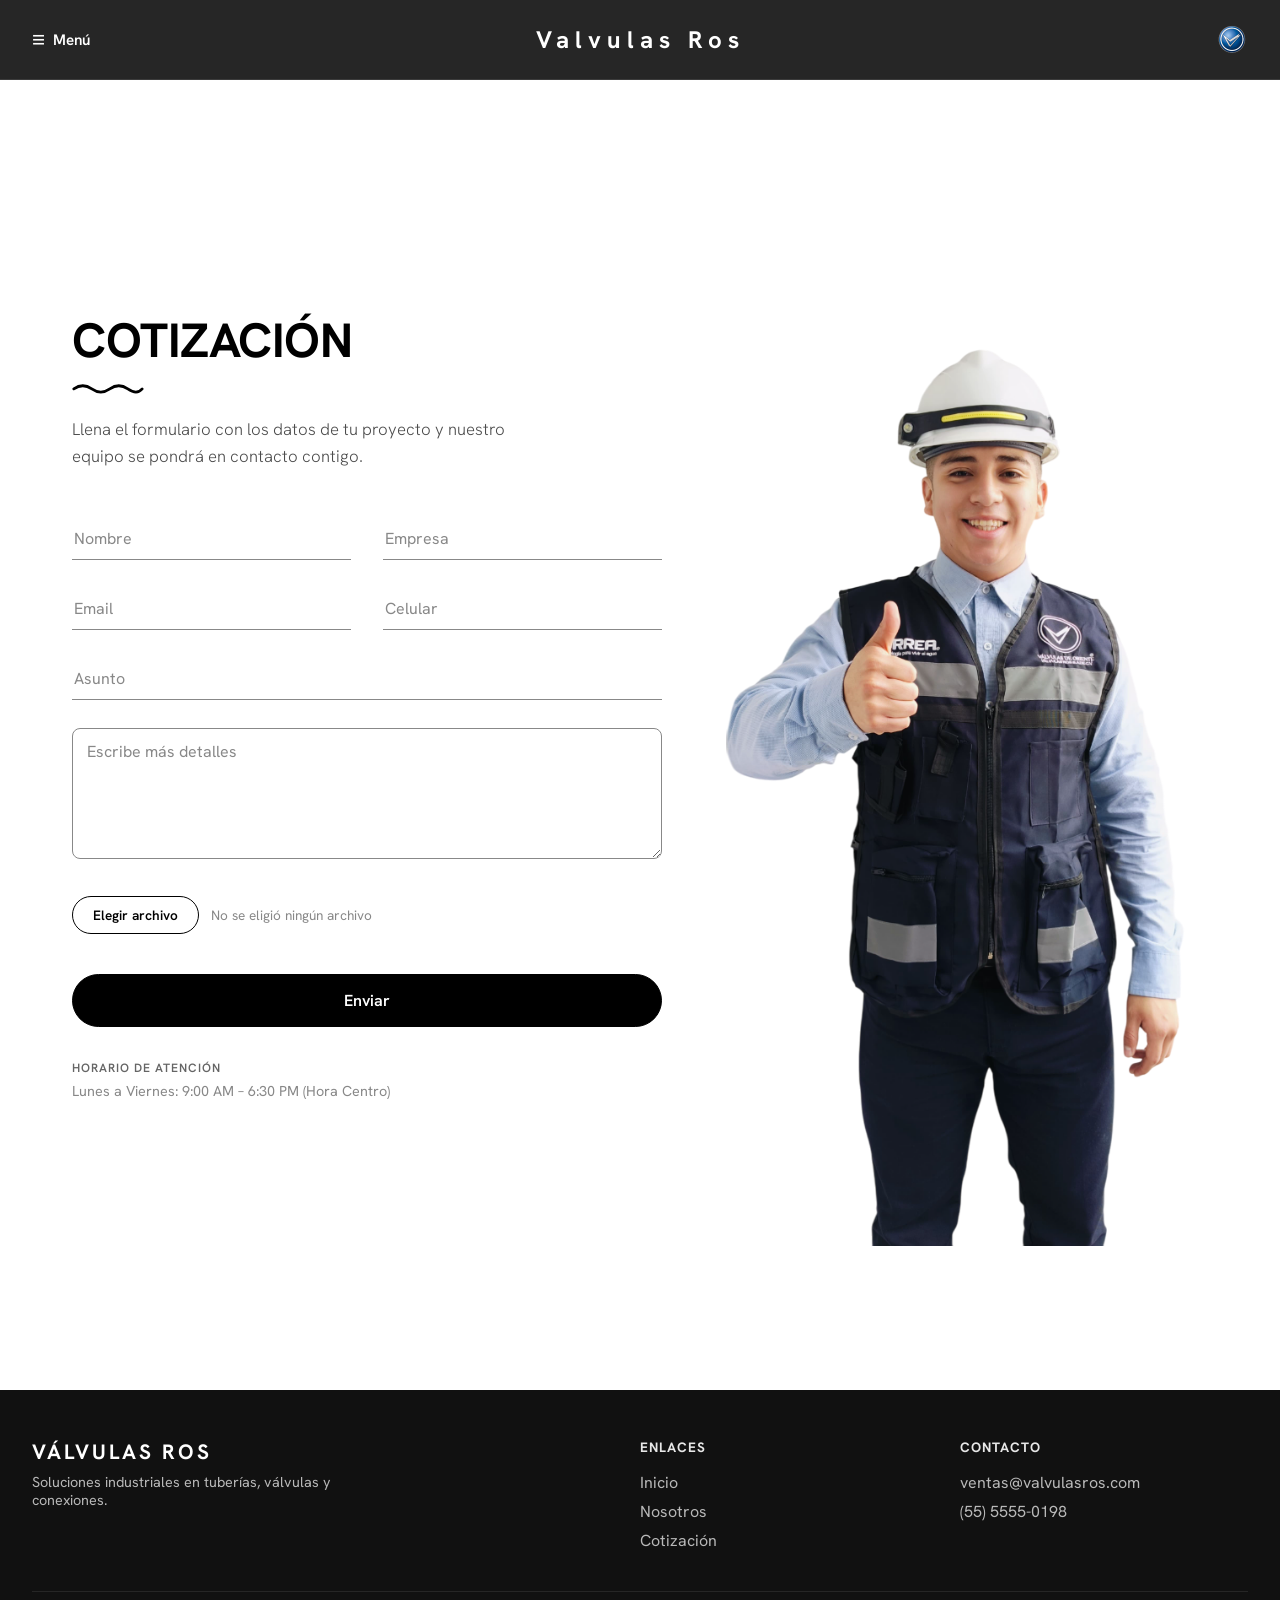
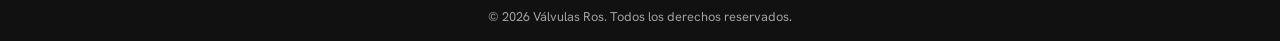
<file: cotizacion.html>
<!DOCTYPE html>
<html lang="es">
<head>
    <!-- Configuración básica del documento HTML -->
    <meta charset="UTF-8">
    <meta name="viewport" content="width=device-width, initial-scale=1.0">
    <title>Solicitar Cotización | Válvulas Ros</title>

    <!-- SEO: descripción específica de esta página -->
    <meta name="description" content="Solicita una cotización de tuberías, válvulas y conexiones industriales. Completa el formulario y nuestro equipo te contactará en breve.">

    <!-- Preconexiones a Google Fonts para mejorar velocidad de carga -->
    <link rel="preconnect" href="https://fonts.googleapis.com">
    <link rel="preconnect" href="https://fonts.gstatic.com" crossorigin>

    <!-- Importa la fuente Inter en varios pesos (300, 400, 600, 700) -->
    <link href="https://fonts.googleapis.com/css2?family=Hanken+Grotesk:wght@300;400;500;600;700&display=swap" rel="stylesheet">

    <!-- Mismo archivo CSS que el resto del sitio -->
    <link rel="stylesheet" href="css/styles.css">
</head>
<body>

    <!-- ========== BARRA DE NAVEGACIÓN FLOTANTE ========== -->
    <nav class="porsche-navbar">
        <div class="nav-left">
            <button id="menu-open-btn" class="porsche-menu-btn" aria-label="Abrir menú">
                <span class="menu-text">Menú</span>
            </button>
        </div>

        <div class="nav-center">
            <a href="index.html" class="porsche-main-logo">Valvulas Ros</a>
        </div>

        <div class="nav-right">
            <button id="theme-toggle" class="porsche-btn-toggle" aria-label="Cambiar tema">
                <img src="images/logo_simple.png" alt="" class="theme-icon">
            </button>
        </div>
    </nav>

    <!-- ========== MENÚ LATERAL DESPLEGABLE ========== -->
    <div id="porsche-sidebar" class="porsche-sidebar-wrapper">
        <div id="sidebar-overlay" class="sidebar-overlay"></div>

        <div class="sidebar-content">
            <button id="menu-close-btn" class="porsche-close-btn" aria-label="Cerrar menú" title="Cerrar menú">&times;</button>

            <nav class="sidebar-navigation">
                <ul class="sidebar-menu-list">
                    <li class="menu-item-parent">
                        <button class="menu-parent-btn" data-submenu="marcas" aria-expanded="false" aria-controls="submenu-marcas">
                            <span class="menu-parent-text">MARCAS</span>
                            <span class="menu-arrow">›</span>
                        </button>
                        <ul class="submenu" id="submenu-marcas">
                            <li><button type="button" class="submenu-back"><span class="submenu-back-arrow">‹</span> Menú principal</button></li>
                            <li><a href="marcas.html" class="submenu-link">Ver todas</a></li>
                        </ul>
                    </li>

                    <li class="menu-item-parent">
                        <button class="menu-parent-btn" data-submenu="empresa" aria-expanded="false" aria-controls="submenu-empresa">
                            <span class="menu-parent-text">EMPRESA</span>
                            <span class="menu-arrow">›</span>
                        </button>
                        <ul class="submenu" id="submenu-empresa">
                            <li><button type="button" class="submenu-back"><span class="submenu-back-arrow">‹</span> Menú principal</button></li>
                            <li><a href="nosotros.html" class="submenu-link">Quiénes Somos</a></li>
                            <li><a href="index.html" class="submenu-link">Ubicaciones</a></li>
                        </ul>
                    </li>
                </ul>
            </nav>
        </div>
    </div>

    <main>
        <!-- ========== FORMULARIO DE COTIZACIÓN (layout dos columnas) ========== -->
        <section class="quote-section" aria-labelledby="quote-heading">
            <div class="quote-layout">

                <!-- Columna izquierda: encabezado + formulario -->
                <div class="quote-form-col">
                    <h1 class="quote-title" id="quote-heading">Cotización</h1>
                    <!-- Subrayado ondulado decorativo (acento estilo referencia) -->
                    <svg class="quote-title-wave" viewBox="0 0 80 12" fill="none" aria-hidden="true">
                        <path d="M2 7 Q 12 0, 22 7 T 42 7 T 62 7 T 78 7" stroke="currentColor" stroke-width="3" stroke-linecap="round"/>
                    </svg>
                    <p class="quote-intro">Llena el formulario con los datos de tu proyecto y nuestro equipo se pondrá en contacto contigo.</p>

                    <form id="quotation-form" class="quote-form" method="POST" action="#">
                        <div class="quote-grid">
                            <!-- Fila 1 -->
                            <div class="quote-field">
                                <input type="text" id="nombre" name="nombre" class="quote-input" placeholder="Nombre" required>
                            </div>
                            <div class="quote-field">
                                <input type="text" id="empresa" name="empresa" class="quote-input" placeholder="Empresa">
                            </div>

                            <!-- Fila 2 -->
                            <div class="quote-field">
                                <input type="email" id="email" name="email" class="quote-input" placeholder="Email" required>
                            </div>
                            <div class="quote-field">
                                <input type="tel" id="celular" name="celular" class="quote-input" placeholder="Celular">
                            </div>

                            <!-- Fila 3: asunto a lo ancho -->
                            <div class="quote-field quote-field--full">
                                <input type="text" id="asunto" name="asunto" class="quote-input" placeholder="Asunto">
                            </div>

                            <!-- Fila 4: detalles a lo ancho -->
                            <div class="quote-field quote-field--full">
                                <textarea id="detalles" name="detalles" class="quote-input quote-textarea" placeholder="Escribe más detalles" rows="5"></textarea>
                            </div>
                        </div>

                        <!-- Subir archivo (control personalizado) -->
                        <div class="quote-file">
                            <label for="archivo" class="quote-file-btn">Elegir archivo</label>
                            <input type="file" id="archivo" name="archivo" class="quote-file-input">
                            <span class="quote-file-name" id="archivo-name">No se eligió ningún archivo</span>
                        </div>

                        <button type="submit" class="quote-submit">Enviar</button>
                    </form>

                    <!-- Horario de atención: dato único que no está en el footer -->
                    <p class="quote-hours">
                        <span class="quote-hours-label">Horario de atención</span>
                        Lunes a Viernes: 9:00 AM &ndash; 6:30 PM (Hora Centro)
                    </p>
                </div>

                <!-- Columna derecha: imagen del colaborador -->
                <div class="quote-image-col">
                    <img src="images/colaborador_edu.png" alt="Asesor de Válvulas Ros" class="quote-image">
                </div>

            </div>
        </section>

    </main>

    <!-- ========== FOOTER (idéntico al resto del sitio) ========== -->
    <footer class="site-footer">
        <div class="footer-content">
            <div class="footer-brand">
                <p class="footer-logo">VÁLVULAS ROS</p>
                <p class="footer-tagline">Soluciones industriales en tuberías, válvulas y conexiones.</p>
            </div>

            <div class="footer-column">
                <h4>Enlaces</h4>
                <ul>
                    <li><a href="index.html">Inicio</a></li>
                    <li><a href="nosotros.html">Nosotros</a></li>
                    <li><a href="cotizacion.html">Cotización</a></li>
                </ul>
            </div>

            <div class="footer-column">
                <h4>Contacto</h4>
                <ul>
                    <li><a href="mailto:ventas@valvulasros.com">ventas@valvulasros.com</a></li>
                    <li><a href="tel:+525555550198">(55) 5555-0198</a></li>
                </ul>
            </div>
        </div>

        <div class="footer-bottom">
            <p>&copy; <span id="footer-year"></span> Válvulas Ros. Todos los derechos reservados.</p>
        </div>
    </footer>

    <!-- Solo JS compartido: esta página no tiene catálogo de sucursales ni
         video de hero, así que NO se incluye home.js. -->
    <script src="js/main.js"></script>

    <!-- Muestra el nombre del archivo elegido junto al botón "Elegir archivo".
         Es específico de esta página, por eso va inline y no en main.js. -->
    <script>
        (function () {
            const fileInput = document.getElementById('archivo');
            const fileName = document.getElementById('archivo-name');
            if (fileInput && fileName) {
                fileInput.addEventListener('change', () => {
                    fileName.textContent = fileInput.files.length
                        ? fileInput.files[0].name
                        : 'No se eligió ningún archivo';
                });
            }
        })();
    </script>
</body>
</html>
</file>
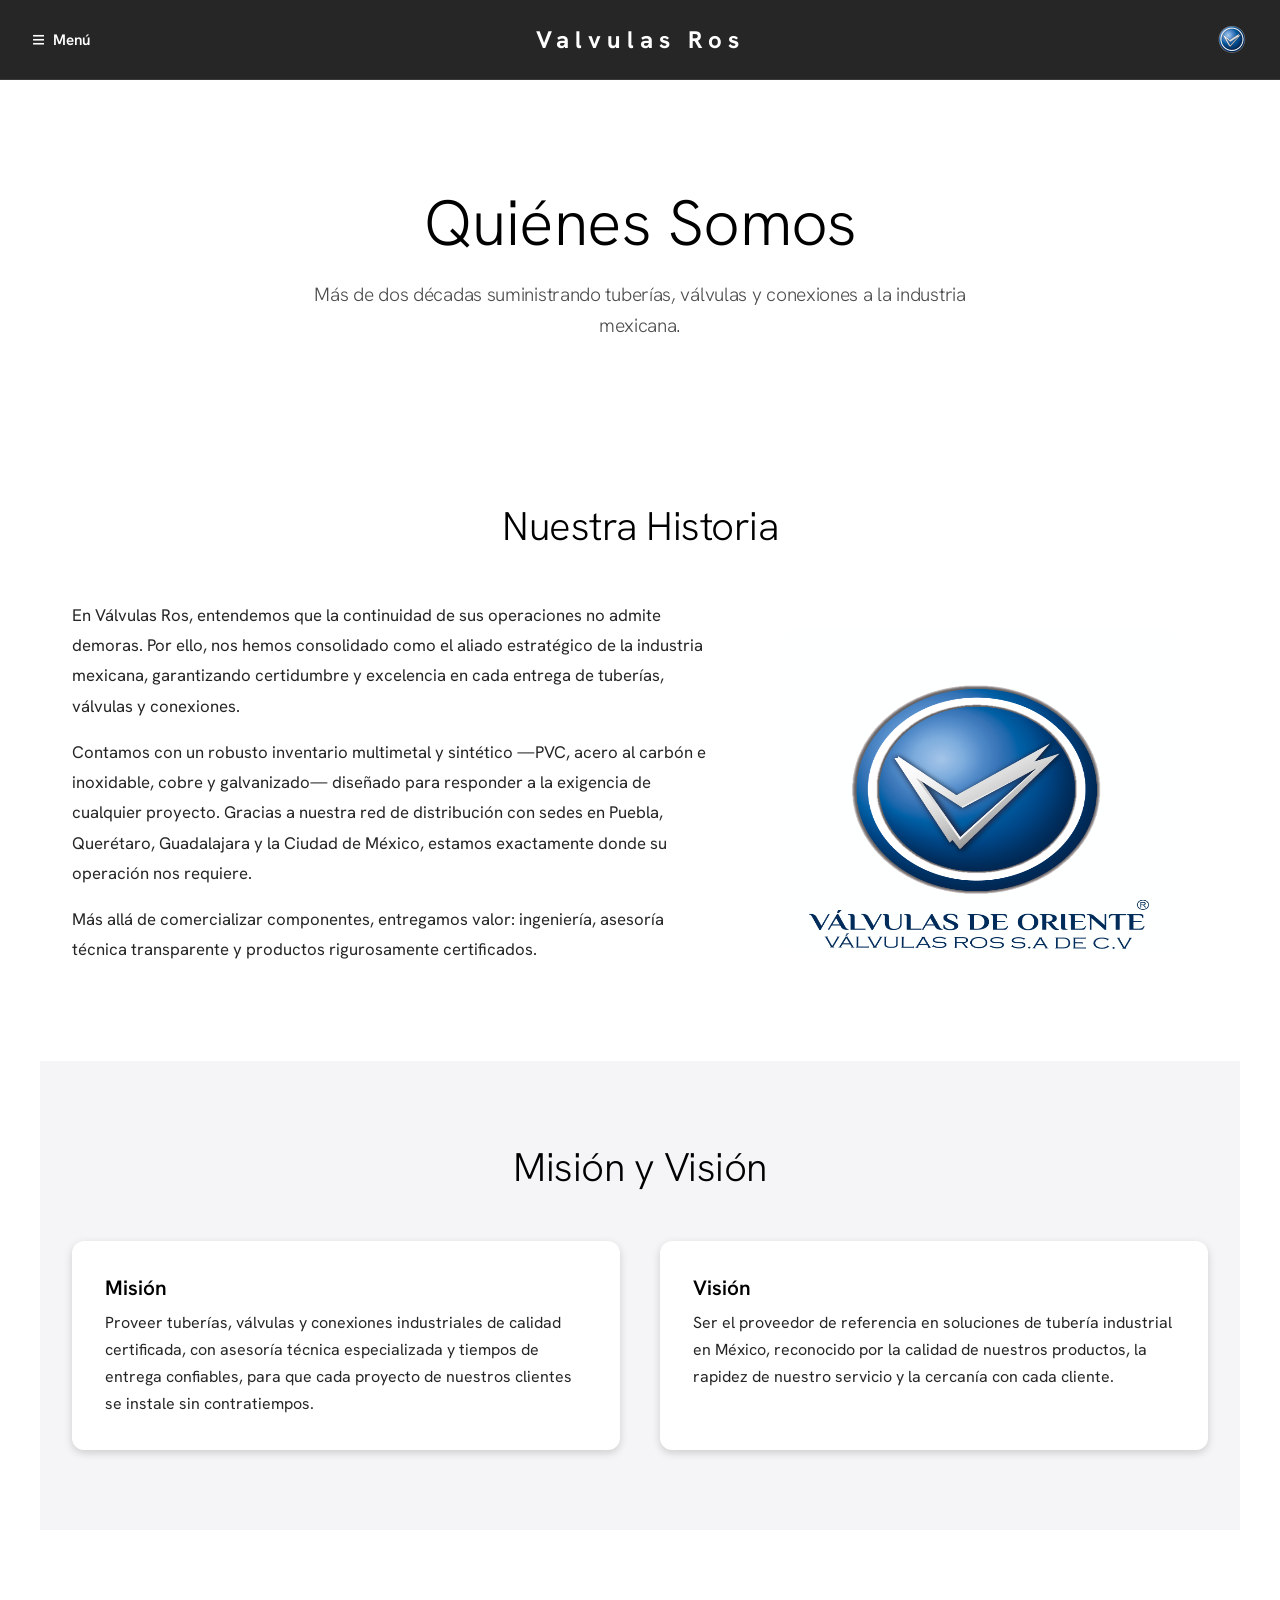
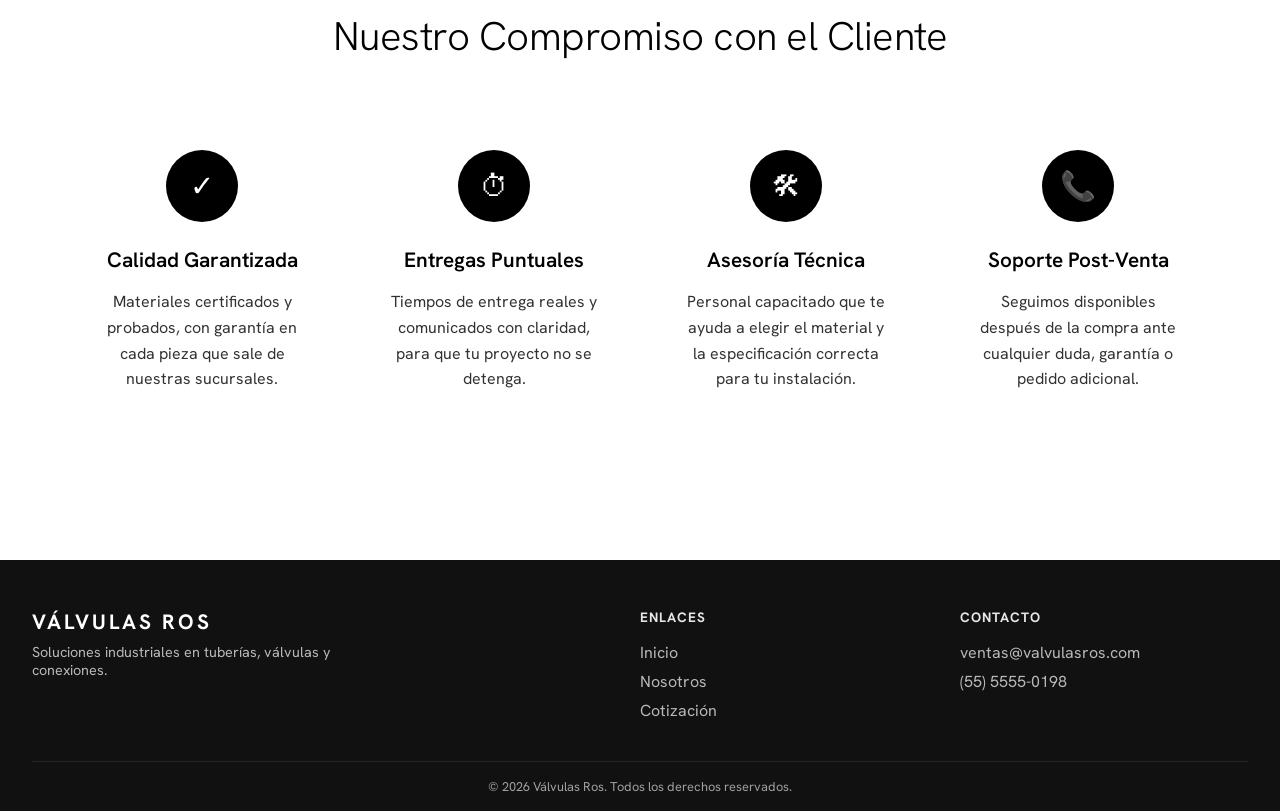
<file: nosotros.html>
<!DOCTYPE html>
<html lang="es">
<head>
    <!-- Configuración básica del documento HTML -->
    <meta charset="UTF-8">
    <meta name="viewport" content="width=device-width, initial-scale=1.0">
    <title>Nosotros | Válvulas Ros</title>

    <!-- SEO: descripción específica de esta página -->
    <meta name="description" content="Conoce la historia, misión, visión y compromiso con el cliente de Válvulas Ros, proveedor de tuberías, válvulas y conexiones industriales.">

    <!-- Preconexiones a Google Fonts para mejorar velocidad de carga -->
    <link rel="preconnect" href="https://fonts.googleapis.com">
    <link rel="preconnect" href="https://fonts.gstatic.com" crossorigin>

    <!-- Importa la fuente Inter en varios pesos (300, 400, 600, 700) -->
    <link href="https://fonts.googleapis.com/css2?family=Hanken+Grotesk:wght@300;400;500;600;700&display=swap" rel="stylesheet">

    <!-- Mismo archivo CSS que index.html: un solo sistema de diseño para todo el sitio -->
    <link rel="stylesheet" href="css/styles.css">
</head>
<body>

    <!-- ========== BARRA DE NAVEGACIÓN FLOTANTE ==========
         Idéntica a la de index.html a propósito: la navbar y el sidebar
         deben verse y comportarse igual en todas las páginas del sitio. -->
    <nav class="porsche-navbar">
        <!-- Sección izquierda: botón para abrir el menú lateral -->
        <div class="nav-left">
            <button id="menu-open-btn" class="porsche-menu-btn" aria-label="Abrir menú">
                <span class="menu-text">Menú</span>
            </button>
        </div>

        <!-- Sección central: logo/nombre de la empresa (enlaza al inicio) -->
        <div class="nav-center">
            <a href="index.html" class="porsche-main-logo">Valvulas Ros</a>
        </div>

        <!-- Sección derecha: botón para cambiar entre tema claro/oscuro -->
        <div class="nav-right">
            <button id="theme-toggle" class="porsche-btn-toggle" aria-label="Cambiar tema">
    <img src="images/logo_simple.png" alt="" class="theme-icon">
</button>
        </div>
    </nav>

    <!-- ========== MENÚ LATERAL DESPLEGABLE ========== -->
    <div id="porsche-sidebar" class="porsche-sidebar-wrapper">
        <div id="sidebar-overlay" class="sidebar-overlay"></div>

        <div class="sidebar-content">
            <button id="menu-close-btn" class="porsche-close-btn" aria-label="Cerrar menú" title="Cerrar menú">&times;</button>

            <nav class="sidebar-navigation">
                <ul class="sidebar-menu-list">
                    <li class="menu-item-parent">
                        <button class="menu-parent-btn" data-submenu="marcas" aria-expanded="false" aria-controls="submenu-marcas">
                            <span class="menu-parent-text">MARCAS</span>
                            <span class="menu-arrow">›</span>
                        </button>
                        <ul class="submenu" id="submenu-marcas">
                            <li><button type="button" class="submenu-back"><span class="submenu-back-arrow">‹</span> Menú principal</button></li>
                            <li><a href="marcas.html" class="submenu-link">Ver todas</a></li>
                        </ul>
                    </li>

                    <!-- Menú Principal: EMPRESA -->
                    <li class="menu-item-parent">
                        <button class="menu-parent-btn" data-submenu="empresa" aria-expanded="false" aria-controls="submenu-empresa">
                            <span class="menu-parent-text">EMPRESA</span>
                            <span class="menu-arrow">›</span>
                        </button>
                        <ul class="submenu" id="submenu-empresa">
                            <li><button type="button" class="submenu-back"><span class="submenu-back-arrow">‹</span> Menú principal</button></li>
                            <li><a href="nosotros.html" class="submenu-link">Quiénes Somos</a></li>
                            <li><a href="index.html" class="submenu-link">Ubicaciones</a></li>
                        </ul>
                    </li>
                </ul>
            </nav>
        </div>
    </div>

    <!-- ========== BANNER DE LA PÁGINA ========== -->
    <!-- Versión estática (sin video) del hero: esta página es informativa,
         no necesita el mismo peso visual que la portada -->
    <header class="page-banner">
        <h1 class="page-banner-title">Quiénes Somos</h1>
        <p class="page-banner-subtitle">Más de dos décadas suministrando tuberías, válvulas y conexiones a la industria mexicana.</p>
    </header>

    <main>
        <!-- ========== NUESTRA HISTORIA ========== -->
        <section class="content-section" aria-labelledby="historia-heading">
            <h2 class="section-heading" id="historia-heading">Nuestra Historia</h2>
            <div class="historia-grid">
                <!-- Texto: reemplaza este contenido de ejemplo con la historia real de la empresa -->
                <div class="historia-text">
                    <p>En Válvulas Ros, entendemos que la continuidad de sus operaciones no admite demoras. Por ello, nos hemos consolidado como el aliado estratégico de la industria mexicana, garantizando certidumbre y excelencia en cada entrega de tuberías, válvulas y conexiones.</p>

                    <p>Contamos con un robusto inventario multimetal y sintético —PVC, acero al carbón e inoxidable, cobre y galvanizado— diseñado para responder a la exigencia de cualquier proyecto. Gracias a nuestra red de distribución con sedes en Puebla, Querétaro, Guadalajara y la Ciudad de México, estamos exactamente donde su operación nos requiere.</p>

                    <p>Más allá de comercializar componentes, entregamos valor: ingeniería, asesoría técnica transparente y productos rigurosamente certificados.</p>
                </div>
                <!-- Imagen de referencia: reemplazar por una foto real de instalaciones/equipo -->
                <div class="historia-image">
                    <img src="images/logo.webp" alt="Instalaciones de Válvulas Ros">
                </div>
            </div>
        </section>

        <!-- ========== MISIÓN Y VISIÓN ========== -->
        <section class="content-section content-section--alt" aria-labelledby="mv-heading">
            <h2 class="section-heading" id="mv-heading">Misión y Visión</h2>
            <div class="mv-grid">
                <article class="mv-card">
                    <h3>Misión</h3>
                    <p>Proveer tuberías, válvulas y conexiones industriales de calidad certificada, con asesoría técnica especializada y tiempos de entrega confiables, para que cada proyecto de nuestros clientes se instale sin contratiempos.</p>
                </article>
                <article class="mv-card">
                    <h3>Visión</h3>
                    <p>Ser el proveedor de referencia en soluciones de tubería industrial en México, reconocido por la calidad de nuestros productos, la rapidez de nuestro servicio y la cercanía con cada cliente.</p>
                </article>
            </div>
        </section>

        <!-- ========== COMPROMISO CON EL CLIENTE ========== -->
        <section class="content-section" aria-labelledby="compromiso-heading">
            <h2 class="section-heading" id="compromiso-heading">Nuestro Compromiso con el Cliente</h2>
            <div class="compromiso-grid">
                <article class="compromiso-card">
                    <div class="compromiso-icon" aria-hidden="true">✓</div>
                    <h3>Calidad Garantizada</h3>
                    <p>Materiales certificados y probados, con garantía en cada pieza que sale de nuestras sucursales.</p>
                </article>
                <article class="compromiso-card">
                    <div class="compromiso-icon" aria-hidden="true">⏱</div>
                    <h3>Entregas Puntuales</h3>
                    <p>Tiempos de entrega reales y comunicados con claridad, para que tu proyecto no se detenga.</p>
                </article>
                <article class="compromiso-card">
                    <div class="compromiso-icon" aria-hidden="true">🛠</div>
                    <h3>Asesoría Técnica</h3>
                    <p>Personal capacitado que te ayuda a elegir el material y la especificación correcta para tu instalación.</p>
                </article>
                <article class="compromiso-card">
                    <div class="compromiso-icon" aria-hidden="true">📞</div>
                    <h3>Soporte Post-Venta</h3>
                    <p>Seguimos disponibles después de la compra ante cualquier duda, garantía o pedido adicional.</p>
                </article>
            </div>
        </section>
    </main>

    <!-- ========== FOOTER (idéntico al de index.html) ========== -->
    <footer class="site-footer">
        <div class="footer-content">
            <div class="footer-brand">
                <p class="footer-logo">VÁLVULAS ROS</p>
                <p class="footer-tagline">Soluciones industriales en tuberías, válvulas y conexiones.</p>
            </div>

            <div class="footer-column">
                <h4>Enlaces</h4>
                <ul>
                    <li><a href="index.html">Inicio</a></li>
                    <li><a href="nosotros.html">Nosotros</a></li>
                    <li><a href="cotizacion.html">Cotización</a></li>
                </ul>
            </div>

            <div class="footer-column">
                <h4>Contacto</h4>
                <ul>
                    <li><a href="mailto:ventas@valvulasros.com">ventas@valvulasros.com</a></li>
                    <li><a href="tel:+525555550198">(55) 5555-0198</a></li>
                </ul>
            </div>
        </div>

        <div class="footer-bottom">
            <p>&copy; <span id="footer-year"></span> Válvulas Ros. Todos los derechos reservados.</p>
        </div>
    </footer>

    <!-- Esta página solo necesita el JS compartido: no tiene catálogo de
         sucursales ni video de hero, así que NO se incluye home.js aquí. -->
    <script src="js/main.js"></script>
</body>
</html>
</file>
<file: css/styles.css>
/* ==========================================================================
   1. VARIABLES Y CONFIGURACIÓN BASE
   ========================================================================== */

/* Variables CSS personalizadas que definen los colores, espacios y transiciones
   Cambian automáticamente en modo oscuro */
:root {
    /* ========== COLORES PORSCHE DESIGN SYSTEM ========== */
    /* Colores principales: fondo y texto */
    --porsche-bg: #ffffff;              /* Color de fondo en modo claro */
    --porsche-text: #000000;            /* Color de texto en modo claro */
    --porsche-primary: #000000;         /* Color primario (botones, bordes) */
    --porsche-secondary: #ffffff;       /* Color secundario (acentos) */
    
    /* Colores grises para elementos secundarios */
    --porsche-gray-light: #f5f5f7;      /* Gris muy claro para fondos */
    --porsche-gray-dark: #111111;       /* Gris oscuro para énfasis */
    --porsche-border: rgba(255, 255, 255, 0.15); /* Borde para tarjetas */
    
    /* Colores Semánticos - Porsche Design System */
    --p-color-info: hsl(228 83.2% 51%); /* Azul informativo */
    --p-color-success: hsl(115 77.5% 27.8%); /* Verde éxito */
    --p-color-warning: hsl(28 97.7% 34.1%); /* Naranja advertencia */
    --p-color-error: hsl(357 78% 41%); /* Rojo error */
    
    /* ========== TIPOGRAFÍA PORSCHE ========== */
    /* "Porsche Next" es una fuente propietaria; usamos Hanken Grotesk como
       alternativa real (geométrica, condensada) en vez de caer en Inter */
    --p-font-porsche-next: "Porsche Next", "Hanken Grotesk", -apple-system, BlinkMacSystemFont, "Segoe UI", sans-serif;
    --p-font-sans: var(--p-font-porsche-next);
    --p-font-weight-normal: 400;
    --p-font-weight-semibold: 600;
    --p-font-weight-bold: 700;
    
    /* Escala de tipografía responsiva - Porsche Design System */
    --p-typescale-2xs: 0.75rem;         /* 12px */
    --p-typescale-xs: 0.875rem;         /* 14px */
    --p-typescale-sm: 1rem;             /* 16px */
    --p-typescale-md: clamp(1.13rem, 0.21vw + 1.08rem, 1.33rem);
    --p-typescale-lg: clamp(1.27rem, 0.51vw + 1.16rem, 1.78rem);
    --p-typescale-xl: clamp(1.42rem, 0.94vw + 1.23rem, 2.37rem);
    --p-typescale-2xl: clamp(1.6rem, 1.56vw + 1.29rem, 3.16rem);
    
    /* ========== ESPACIADO PORSCHE (FLUIDO Y ESTÁTICO) ========== */
    /* Espaciado fluido - se adapta al tamaño de pantalla */
    --p-spacing-fluid-xs: clamp(4px, 0.25vw + 3px, 8px);
    --p-spacing-fluid-sm: clamp(8px, 0.5vw + 6px, 16px);
    --p-spacing-fluid-md: clamp(16px, 1.25vw + 12px, 36px);
    --p-spacing-fluid-lg: clamp(32px, 2.75vw + 23px, 76px);
    --p-spacing-fluid-xl: clamp(48px, 3vw + 38px, 96px);
    
    /* Espaciado estático - tamaños fijos */
    --p-spacing-static-2xs: 1px;
    --p-spacing-static-xs: 4px;
    --p-spacing-static-sm: 8px;
    --p-spacing-static-md: 16px;
    --p-spacing-static-lg: 32px;
    --p-spacing-static-xl: 48px;
    --p-spacing-static-2xl: 80px;
    
    /* Compatibilidad - nombres anteriores */
    --porsche-spacing-sm: var(--p-spacing-static-sm);
    --porsche-spacing-md: var(--p-spacing-static-md);
    --porsche-spacing-lg: var(--p-spacing-static-lg);
    --porsche-spacing-xl: var(--p-spacing-static-xl);
    
    /* ========== BORDER RADIUS PORSCHE ========== */
    --p-radius-xs: 2px;
    --p-radius-sm: 4px;
    --p-radius-md: 6px;
    --p-radius-lg: 8px;
    --p-radius-xl: 12px;
    --p-radius-2xl: 16px;
    --p-radius-3xl: 24px;
    --p-radius-4xl: 32px;
    --p-radius-full: 9999px;            /* Más compatible que calc(infinity * 1px) */

    /* ========== GRISES DE TEXTO SECUNDARIO ========== */
    --porsche-text-muted: #888888;      /* Gris usado en precios, categorías, etc. */

    /* ========== ESCALA DE Z-INDEX (evita magic numbers dispersos) ========== */
    --z-navbar: 100;
    --z-sidebar-overlay: 199;
    --z-sidebar: 200;
    --z-sidebar-content: 201;
    
    /* ========== EFECTOS VISUALES PORSCHE ========== */
    /* Blur para efecto frosted glass */
    --p-blur-frosted: blur(32px);
    
    /* Sombras Porsche Design System */
    --p-shadow-sm: 0px 3px 8px rgba(0, 0, 0, 0.16);
    --p-shadow-md: 0px 4px 16px rgba(0, 0, 0, 0.16);
    --p-shadow-lg: 0px 8px 40px rgba(0, 0, 0, 0.16);
    
    /* ========== MOTION / ANIMACIONES PORSCHE ========== */
    /* Duraciones estándar */
    --p-duration-sm: 0.25s;
    --p-duration-md: 0.4s;
    --p-duration-lg: 0.6s;
    --p-duration-xl: 1.2s;
    
    /* Easing functions profesionales */
    --p-ease-in-out: cubic-bezier(0.25, 0.1, 0.25, 1);
    --p-ease-in: cubic-bezier(0, 0, 0.2, 1);
    --p-ease-out: cubic-bezier(0.4, 0, 0.5, 1);
    /* Deceleración precisa, sin rebote: usada en paneles de menú y filtros */
    --p-ease-out-cubic: cubic-bezier(0.22, 1, 0.36, 1);
    --p-ease-out-quart: cubic-bezier(0.25, 1, 0.5, 1);
    
    /* Transición personalizada */
    --porsche-transition: all var(--p-duration-md) var(--p-ease-in-out);
}

/* Modo oscuro: invierte colores cuando la clase dark-mode está activa en body */
body.dark-mode {
    --porsche-bg: #000000;              /* Fondo oscuro */
    --porsche-text: #ffffff;            /* Texto blanco */
    --porsche-primary: #ffffff;         /* Primario blanco */
    --porsche-secondary: #000000;       /* Secundario negro */
    --porsche-gray-light: #111111;      /* Grises invertidos */
    --porsche-gray-dark: #f5f5f7;
    --porsche-border: rgba(255, 255, 255, 0.2); /* Borde más visible en oscuro */
    
    /* Colores Semánticos en Modo Oscuro */
    --p-color-info: hsl(210 100% 54.5%); /* Azul más claro */
    --p-color-success: hsl(157 84.9% 41.6%); /* Verde más claro */
    --p-color-warning: hsl(28 90.2% 56.1%); /* Naranja más claro */
    --p-color-error: hsl(0 96.9% 62%); /* Rojo más claro */
}

/* Reset global: elimina márgenes y padding por defecto */
* {
    box-sizing: border-box;             /* Incluye padding y border en el tamaño */
    margin: 0;                          /* Sin margen externo */
    padding: 0;                         /* Sin margen interno */
}

/* Estilos generales del body */
body {
    font-family: var(--p-font-sans); /* Usa Porsche Next */
    font-weight: var(--p-font-weight-normal);
    background-color: var(--porsche-bg); /* Fondo que cambia con tema */
    color: var(--porsche-text);         /* Texto que cambia con tema */
    transition: background-color var(--p-duration-md) var(--p-ease-in-out), 
                color var(--p-duration-md) var(--p-ease-in-out); /* Transición Porsche */
    word-wrap: break-word;              /* Ajusta palabras largas */
    word-break: break-word;             /* Quiebra palabras si es necesario */
    overflow-x: auto;                   /* Permite scroll si es absolutamente necesario */
}

/* Clase auxiliar para ocultar elementos */
.hidden {
    display: none !important;           /* Oculta cualquier elemento */
}

/* Los botones no heredan la tipografía por defecto del navegador: la forzamos */
button {
    font-family: inherit;
    font-size: inherit;
    color: inherit;
}

/* Estado de foco visible y consistente para navegación por teclado (accesibilidad) */
button:focus-visible,
a:focus-visible {
    outline: 2px solid var(--p-color-info);
    outline-offset: 2px;
    border-radius: var(--p-radius-xs);
}

/* Reset universal: box-sizing y propiedades base para mejor zoom scaling */
*,
*::before,
*::after {
    box-sizing: border-box;             /* Incluye padding/border en width/height */
    margin: 0;
    padding: 0;
}

/* Respeta la preferencia del usuario de reducir animaciones */
@media (prefers-reduced-motion: reduce) {
    *,
    *::before,
    *::after {
        animation-duration: 0.01ms !important;
        animation-iteration-count: 1 !important;
        transition-duration: 0.01ms !important;
        scroll-behavior: auto !important;
    }
}

/* ==========================================================================
   2. NAVBAR PREMIUM FLOTANTE
   ========================================================================== */

/* Barra de navegación: siempre visible en la parte superior */
.porsche-navbar {
    position: fixed;                    /* Se queda fija aunque se haga scroll */
    top: 0;                             /* En el tope de la pantalla */
    left: 0;
    width: 100%;                        /* Ancho completo */
    min-height: clamp(60px, 10vw, 80px); /* Alto fluido con límites */
    display: flex;                      /* Distribución horizontal */
    justify-content: space-between;     /* Espacio entre secciones izq/der */
    align-items: center;                /* Centrado vertical */
    padding: clamp(0.5rem, 2vw, 1rem) var(--porsche-spacing-lg); /* Padding fluido */
    /* Transparente por defecto (sobre el hero); se vuelve sólida al hacer
       scroll gracias a la clase .scrolled (ver main.js) */
    background: transparent;
    border-bottom: 1px solid transparent;
    z-index: var(--z-navbar);           /* Por encima de otros elementos */
    transition: background-color var(--p-duration-md) var(--p-ease-in-out),
                backdrop-filter var(--p-duration-md) var(--p-ease-in-out),
                border-color var(--p-duration-md) var(--p-ease-in-out);
}

/* Estado sólido: aplicado por JS cuando el usuario baja de cierto punto */
.porsche-navbar.scrolled {
    background: rgba(0, 0, 0, 0.85);
    backdrop-filter: blur(12px);
    border-bottom: 1px solid rgba(255, 255, 255, 0.1);
}

/* Secciones de la navbar: izquierda y derecha */
.nav-left, .nav-right {
    flex: 1;                            /* Ancho igual para ambas */
    display: flex;                      /* Contenedor flex */
    align-items: center;                /* Centrado vertical */
}

/* Sección central: logo */
.nav-center {
    flex: 2;                            /* Doble ancho que izq/der */
    display: flex;
    justify-content: center;            /* Centrado horizontal */
}

/* Botón de menú en la navbar */
.porsche-menu-btn {
    background: none;                   /* Sin fondo */
    border: none;                       /* Sin borde */
    color: #ffffff;                     /* Texto blanco */
    font-size: 0.95rem;                 /* Tamaño de fuente pequeño */
    font-weight: 600;                   /* Más grueso */
    cursor: pointer;                    /* Cursor clickeable */
    display: flex;                      /* Alineación interna */
    align-items: center;
    gap: 8px;                           /* Espacio entre ícono y texto */
}

/* Ícono de hamburguesa antes del texto */
.porsche-menu-btn::before {
    content: "≡";                       /* Ícono de menú */
    font-size: 1.4rem;                  /* Más grande que el texto */
}

/* Logo principal de la empresa (es un <a> que enlaza al inicio, por eso quita el subrayado) */
.porsche-main-logo {
    color: #ffffff;                     /* Blanco */
    text-decoration: none;              /* Quita el subrayado propio de los enlaces */
    font-weight: 700;                   /* Muy grueso */
    font-size: 1.5rem;                  /* Tamaño grande */
    letter-spacing: 6px;                /* Espaciado amplio entre letras */
}

/* Botón para cambiar entre tema claro/oscuro */
.porsche-btn-toggle {
    background: none;
    border: none;
    font-size: 1.2rem;                  /* tamaño del emoji */
    cursor: pointer;
    color: #ffffff;
    margin-left: auto;
}

.theme-icon {
    width: 32px;
    height: 32px;
    display: block;
}

/* ==========================================================================
   3. SIDEBAR MENÚ (Menú lateral deslizable)
   ========================================================================== */

/* Contenedor wrapper del sidebar */
.porsche-sidebar-wrapper {
    position: fixed;                    /* Cubre toda la pantalla */
    top: 0;
    left: 0;                            /* Siempre en pantalla */
    width: 100%;
    height: 100%;
    z-index: var(--z-sidebar);          /* Por encima de la navbar */
    pointer-events: none;               /* No interfiere si está inactivo */
}

/* Cuando está activo, activa el overlay y el contenido */
.porsche-sidebar-wrapper.active {
    pointer-events: auto;               /* Interactivo cuando está abierto */
}

/* Fondo oscuro semi-transparente detrás del menú con efecto glassmorphism */
.sidebar-overlay {
    position: absolute;
    width: 100%;
    height: 100%;
    background: rgba(0, 0, 0, 0);      /* Transparente inicialmente */
    backdrop-filter: blur(0px);         /* Sin blur inicialmente */
    transition: background-color var(--p-duration-lg) var(--p-ease-out-cubic),
                backdrop-filter var(--p-duration-lg) var(--p-ease-out-cubic);
}

/* Overlay activo: oscurece y aplica blur */
.porsche-sidebar-wrapper.active .sidebar-overlay {
    background: rgba(0, 0, 0, 0.75);    /* Oscuridad más profunda en ambos temas */
    backdrop-filter: blur(10px);        /* Blur pronunciado */
}

/* Contenido principal del sidebar con fondo blanco fijo */
.sidebar-content {
    position: absolute;
    top: 0;
    left: -100%;                        /* Fuera inicialmente */
    width: clamp(280px, 350px, 90vw);   /* Ancho fluido con límites */
    max-width: 350px;                   /* Máximo para que no sea demasiado grande */
    height: 100%;
    /* Fondo blanco fijo sin glasmorphism */
    background: #ffffff;                /* Blanco sólido profesional */
    border-right: 2px solid rgba(0, 0, 0, 0.1); /* Borde sutil */
    padding: var(--porsche-spacing-lg); /* Espacio interno */
    display: flex;
    flex-direction: column;             /* Elementos apilados verticalmente */
    box-shadow: -20px 0 60px rgba(0, 0, 0, 0.2); /* Sombra suave */
    z-index: var(--z-sidebar-content);  /* Por encima del overlay */
    /* Deceleración precisa (sin rebote): única fuente de la animación de
       entrada/salida del panel, evita duplicarla con keyframes en JS */
    transition: left var(--p-duration-lg) var(--p-ease-out-quart);
}

/* Asegura que el sidebar no se expanda más allá de lo necesario */
.sidebar-content {
    max-width: 350px;                   /* Máximo ancho también */
    min-width: 280px;                   /* Mínimo ancho para usabilidad */
}

/* En modo oscuro: mantiene el mismo blanco fijo */
body.dark-mode .sidebar-content {
    background: #ffffff;                /* Blanco siempre */
    border-right: 2px solid rgba(0, 0, 0, 0.1);
}

/* Cuando el sidebar está activo, desliza el contenido */
.porsche-sidebar-wrapper.active .sidebar-content {
    left: 0;                            /* Entra completamente */
    transform: translateX(0);           /* Sin desplazamiento */
}

/* Encabezado del sidebar con botón de cerrar */
.sidebar-header {
    display: flex;
    justify-content: flex-end;          /* Botón a la derecha */
    margin-bottom: var(--porsche-spacing-lg);
    padding-bottom: var(--porsche-spacing-md);
    border-bottom: 1px solid rgba(255, 255, 255, 0.1); /* Separación sutil */
    flex-shrink: 0;                     /* No se encoge con zoom */
}

/* Botón X para cerrar el menú */
.porsche-close-btn {
    background: none;
    border: none;
    font-size: 2rem;                    /* Ícono grande */
    color: #000000;                     /* Texto negro fijo */
    cursor: pointer;
}

/* Lista del menú: sin estilos de lista por defecto */
.sidebar-menu-list {
    list-style: none;                   /* Elimina puntos */
}

/* Categorías de menú (Modelos, Servicios, etc.) */
.menu-category {
    font-size: 0.8rem;                  /* Muy pequeño */
    text-transform: uppercase;          /* Todo mayúsculas */
    letter-spacing: 2px;                /* Espaciado entre letras */
    color: #000000;                     /* Negro fijo */
    opacity: 0.6;                       /* Ligeramente transparente */
    margin-bottom: var(--porsche-spacing-sm);
}

/* ===== MENÚ EXPANDIBLE CON SUBMENÚS ===== */

/* Elemento padre del menú con submenú */
.menu-item-parent {
    display: flex;
    flex-direction: column;             /* Botón encima, submenú debajo */
    margin-bottom: var(--porsche-spacing-lg);
    border-bottom: 1px solid rgba(0, 0, 0, 0.1); /* Línea divisoria sutil negra */
}

/* Botón principal que abre/cierra submenú */
.menu-parent-btn {
    background: none;
    border: none;
    width: 100%;
    padding: 14px 0;
    color: #000000;                     /* Texto negro fijo */
    font-size: 0.95rem;
    font-weight: 700;                   /* Más grueso */
    text-transform: uppercase;          /* Todo mayúsculas */
    letter-spacing: 1px;                /* Espaciado entre letras */
    text-align: left;                   /* Texto alineado izquierda */
    cursor: pointer;
    display: flex;
    justify-content: space-between;     /* Texto izq, flecha der */
    align-items: center;
    transition: all var(--p-duration-md) var(--p-ease-in-out);
}

/* Hover: destaca el botón principal */
.menu-parent-btn:hover {
    padding-left: 6px;
    opacity: 0.7;
}

/* Flecha minimalista */
.menu-arrow {
    display: inline-block;
    transition: transform var(--p-duration-md) var(--p-ease-in-out);
    font-size: 1.2rem;
    font-weight: 300;
    opacity: 0.6;                       /* Visible pero sutíl */
    color: #000000;                     /* Negra fija */
}

/* Flecha rotada cuando el menú está activo */
.menu-parent-btn.active .menu-arrow {
    transform: rotate(90deg);           /* Gira 90 grados */
    opacity: 1;                         /* Más visible */
}

/* Submenú: lista de elementos anidados
   NOTA: el max-height de acordeón que vivía aquí (versión vieja del menú,
   antes del rediseño multi-panel) se eliminó a propósito. Esa regla
   ('.menu-parent-btn.active ~ .submenu { max-height: 600px; }') tenía más
   especificidad que el nuevo '.submenu { position:absolute; ... }' de más
   abajo, así que le ganaba y le ponía un techo de 600px al panel completo
   -- esa era la causa de la "división" con hueco gris debajo del menú de
   Modelos. La visibilidad ahora la controla por completo '.submenu.is-visible'
   (ver más abajo), no un max-height animado. */
.submenu {
    list-style: none;
    padding: 0;
}

/* Enlaces dentro del submenú */
.submenu-link {
    display: block;
    padding: 8px 0 8px 20px;            /* Indentado respecto al padre */
    color: #000000;                     /* Texto negro fijo */
    text-decoration: none;
    font-size: 0.9rem;
    font-weight: 400;                   /* Normal, no grueso */
    opacity: 0.7;                       /* Más tenue */
    transition: all var(--p-duration-md) var(--p-ease-in-out);
    border-left: 2px solid transparent; /* Borde izquierdo invisible */
}

/* Hover: destaca el link del submenú */
.submenu-link:hover {
    opacity: 1;                         /* Totalmente visible */
    padding-left: 26px;                 /* Más indentación */
    border-left-color: #000000;         /* Borde negro fijo */
}

/* Enlaces del menú */
.sidebar-menu-list li a {
    display: block;                     /* Ocupa todo el espacio */
    padding: 12px 0;                    /* Espacio arriba/abajo */
    color: #000000;                     /* Texto negro fijo */
    text-decoration: none;              /* Sin subrayado */
    font-size: 1.05rem;
    transition: padding-left 0.2s ease; /* Animación al hover */
}

/* Efecto hover: mueve el texto a la derecha */
.sidebar-menu-list li a:hover {
    padding-left: 8px;                  /* Indentación hacia la derecha */
    font-weight: 600;                   /* Más grueso */
}

/* ==========================================================================
   4. HERO SECCIÓN (Fondo de video pantalla completa)
   ========================================================================== */

/* Contenedor principal de la sección héroe */
.hero-section {
    position: relative;
    width: 100%;
    height: 100vh;                       /* Ocupa toda la altura de la ventana */
    background-color: #000;             /* Negro si falla el video */
    overflow: hidden;                   /* Recorta el contenido sobrante */
}

/* Video de fondo: centrado y escalado */
.hero-video {
    position: absolute;
    top: 50%;
    left: 50%;
    width: 100%;
    height: 100%;
    object-fit: cover;                  /* Cubre todo sin deformarse */
    transform: translate(-50%, -50%);   /* Centra el video */
    z-index: 1;                         /* Debajo del contenido */
}

/* Overlay: capa con degradado oscuro para legibilidad */
.hero-overlay {
    position: absolute;
    inset: 0;                           /* Cubre todo */
    background: linear-gradient(to top, rgba(0, 0, 0, 0.7) 0%, transparent 40%); /* Oscuro abajo */
    display: flex;
    justify-content: space-between;     /* Contenido a la izquierda, botón a la derecha */
    align-items: flex-end;              /* Alineado al final */
    padding: var(--porsche-spacing-xl);
    z-index: 2;                         /* Encima del video */
}

/* Contenedor del título y botón */
.hero-content-left {
    color: #ffffff;
    max-width: 500px;                   /* Ancho máximo */
}

/* Título principal del héroe */
.hero-title {
    font-size: clamp(2rem, 1.8vw + 1.6rem, 3.5rem); /* Escala fluida en vez de tamaño fijo */
    font-weight: 600;                   /* Grueso */
    line-height: 1.1;                   /* Espaciado entre líneas */
    margin-bottom: var(--porsche-spacing-lg);
}

/* Botón secundario (con transparencia) */
/* Se usa tanto en <button> como en <a> (p.ej. el CTA "Descubrir más" que
   navega a nosotros.html), por eso incluye reglas típicas de enlace */
.porsche-btn-secondary {
    display: inline-block;              /* Necesario para que el padding funcione igual en <a> */
    background-color: rgba(255, 255, 255, 0.15); /* Blanco muy transparente */
    color: #ffffff;
    text-decoration: none;              /* Quita el subrayado si es un <a> */
    border: 1px solid rgba(255, 255, 255, 0.3); /* Borde sutil */
    padding: 12px 28px;                 /* Espaciado interno */
    font-size: 0.9rem;
    font-weight: 600;
    border-radius: var(--p-radius-full);
    cursor: pointer;
    backdrop-filter: blur(8px);         /* Efecto vidrio esmerilado */
    transition: var(--porsche-transition);
}

/* Hover: fondo blanco sólido */
.porsche-btn-secondary:hover {
    background-color: #ffffff;
    color: #000000;
}

/* Botón de pausa/reproducción del video */
.porsche-video-toggle {
    background: rgba(255, 255, 255, 0.15);
    border: 1px solid rgba(255, 255, 255, 0.3);
    width: clamp(40px, 8vw, 60px);      /* Escala fluida con zoom */
    height: clamp(40px, 8vw, 60px);     /* Escala fluida con zoom */
    aspect-ratio: 1;                    /* Mantiene forma cuadrada */
    border-radius: 50%;                 /* Forma circular */
    cursor: pointer;
    display: flex;
    align-items: center;
    justify-content: center;
    backdrop-filter: blur(8px);
    flex-shrink: 0;                     /* No se encoge con zoom */
}

/* Ícono de pausa (dos barras verticales) */
.porsche-video-toggle .pause-icon {
    display: flex;
    gap: 4px;                           /* Espacio entre barras */
}

/* Barras del ícono de pausa */
.porsche-video-toggle .pause-icon::before,
.porsche-video-toggle .pause-icon::after {
    content: "";
    display: block;
    width: 3px;
    height: 14px;
    background-color: #ffffff;
}

/* Transforma el ícono de pausa a play cuando está pausado */
.porsche-video-toggle.paused .pause-icon::before {
    transform: translateX(4px) rotate(45deg) scaleY(0.7); /* Rota hacia play */
}
.porsche-video-toggle.paused .pause-icon::after {
    transform: translateX(-2px) rotate(-45deg) scaleY(0.7);
}

/* ==========================================================================
   5. ENCABEZADO DE SUCURSALES (Sección de título antes del grid)
   ========================================================================== */

/* Contenedor del encabezado de sucursales */
.sucursales-header {
    text-align: center;
    padding: clamp(28px, 5vw, 56px) var(--porsche-spacing-lg) 18px;
    max-width: 900px;
    margin: 0 auto;
}

/* Título de la sección de sucursales */
.sucursales-title {
    font-size: clamp(1.55rem, 3vw, 2.3rem);
    font-weight: 600;
    margin-bottom: 10px;
    letter-spacing: 0;
    color: var(--porsche-text);
}

/* Subtítulo de la sección de sucursales */
.sucursales-subtitle {
    font-size: clamp(0.78rem, 1.5vw, 1rem);
    opacity: 0.65;
    max-width: 600px;
    margin: 0 auto;
    font-weight: 300;
    line-height: 1.6;
}

/* ==========================================================================

/* Contenedor principal de la grilla: tarjetas de modelo estilo Porsche
   ("Su viaje con Porsche comienza ahora."), responsivas, ~4 por fila en desktop */
.porsche-grid-container {
    display: grid;
    grid-template-columns: repeat(auto-fit, minmax(240px, 1fr));
    gap: clamp(20px, 2.5vw, 36px);
    padding: 0 var(--porsche-spacing-lg) clamp(24px, 4vw, 42px);
    max-width: 1600px;                  /* Usa más ancho en monitores grandes,
                                            en vez de dejar franjas enormes en blanco */
    margin: 0 auto;
    width: 100%;
}

/* Tarjeta individual: imagen arriba + contenido debajo (no superpuesto),
   igual que las tarjetas de modelo reales de Porsche */
.porsche-card {
    position: relative;
    background-color: var(--porsche-bg);
    border-radius: var(--p-radius-lg);
    overflow: hidden;
    display: flex;
    flex-direction: column;
    transition: var(--porsche-transition);
    cursor: pointer;
    border: 1px solid var(--porsche-border);
}

/* Efecto hover: la tarjeta se levanta levemente */
.porsche-card:hover {
    transform: translateY(-4px);
    box-shadow: var(--p-shadow-md);
}

/* Contenedor de imagen: proporción fija, esquinas redondeadas solo arriba */
.card-image-wrapper {
    width: 100%;
    aspect-ratio: 4 / 3;
    overflow: hidden;
    background-color: var(--porsche-gray-light);
}

/* Imagen de la tarjeta */
.card-image {
    width: 100%;
    height: 100%;
    object-fit: cover;                  /* Cubre sin deformarse */
    transition: var(--porsche-transition);
}

/* Zoom sutil a la imagen en hover */
.porsche-card:hover .card-image {
    transform: scale(1.04);
}

/* Contenido debajo de la imagen: se estira porque el grid ya iguala la
   altura de las tarjetas de una misma fila (comportamiento por defecto de
   CSS grid), así que el link "Explora" puede anclarse siempre al fondo */
.card-body {
    display: flex;
    flex-direction: column;
    flex: 1;
    gap: 6px;
    padding: var(--porsche-spacing-md);
}

/* Etiquetas de material/tipo, como los chips "Gasolina / Eléctrico / Híbrido"
   de Porsche. min-height reserva el espacio de 2 líneas siempre, para que
   el título quede a la misma altura sin importar cuántos tags tenga cada
   tarjeta (si no, la tarjeta con más tags "empuja" el resto hacia abajo) */
.card-tags {
    display: flex;
    flex-wrap: wrap;
    align-content: flex-start;
    gap: 4px 0;
    min-height: 2.2em;
    margin-bottom: 2px;
}

.card-tag {
    font-size: 0.7rem;
    font-weight: 600;
    text-transform: uppercase;
    letter-spacing: 0.4px;
    color: var(--porsche-text-muted);
}

.card-tag:not(:last-child)::after {
    content: "·";
    margin-left: 6px;
    opacity: 0.6;
}

/* Título de la tarjeta: ahora texto normal del tema, no forzado a blanco
   (ya no va sobre una imagen oscura) */
.card-title {
    color: var(--porsche-text);
    font-size: clamp(1.1rem, 1.6vw, 1.35rem);
    font-weight: 600;
    letter-spacing: -0.3px;
    margin: 0;
}

/* Descripción corta, como la línea "Deportivo icónico de 2 puertas..." de Porsche */
.card-description {
    color: var(--porsche-text-muted);
    font-size: 0.85rem;
    line-height: 1.5;
    margin: 0 0 4px;
}

/* Enlace "Explora →": texto simple con flecha, no botón/ícono circular */
.card-link {
    display: inline-flex;
    align-items: center;
    gap: 6px;
    /* Ancla el link al fondo de la tarjeta, así "Explora" queda alineado
       en toda la fila sin importar cuántas líneas ocupe la descripción */
    margin-top: auto;
    padding-top: 8px;
    color: var(--porsche-text);
    text-decoration: none;
    font-size: 0.9rem;
    font-weight: 600;
}

.card-link-arrow {
    transition: transform var(--p-duration-sm) var(--p-ease-out-cubic);
}

.card-link:hover .card-link-arrow {
    transform: translateX(4px);
}

/* ==========================================================================\n+   5.1 BANNER CENTRAL DEL CATÁLOGO\n+   ========================================================================== */

/* Mantiene la proporción exacta de la imagen solicitada sin deformarla */
/* La imagen banner.png es de baja resolución nativa (637×167px): ampliarla
   mucho la vuelve borrosa, así que se limita a un ancho moderado en vez de
   ocupar todo el ancho de las demás secciones (que si usan fotos grandes).
   Si en el futuro se sube una versión de mayor resolución, se puede subir
   este máximo sin problema. */
.catalog-promo {
    width: min(860px, calc(100% - 32px));
    margin: 0 auto clamp(32px, 6vw, 64px);
    border-radius: var(--p-radius-md);
    overflow: hidden;
    background-color: var(--porsche-gray-dark);
    box-shadow: var(--p-shadow-md);
}

.catalog-promo-image {
    display: block;
    width: 100%;
    height: auto;
    aspect-ratio: 637 / 167;
    object-fit: cover;
}

/* Barra debajo de la imagen: solo el botón, ya que el título/subtítulo/
   iconos ya están dibujados dentro de la propia imagen (ponerlos otra vez
   en HTML encima se veía como texto duplicado/fantasma) */
.catalog-promo-content {
    display: flex;
    justify-content: flex-start;
    padding: var(--porsche-spacing-md);
}

.catalog-promo-link {
    display: inline-block;
    background-color: #ffffff;
    color: #000000;
    padding: 8px 18px;
    border-radius: var(--p-radius-full);
    font-size: clamp(0.55rem, 1vw, 0.72rem);
    font-weight: 600;
    text-decoration: none;
    transition: var(--porsche-transition);
}

.catalog-promo-link:hover {
    background-color: transparent;
    color: #ffffff;
    box-shadow: inset 0 0 0 1px #ffffff;
}

/* ==========================================================================
   6. SECCIÓN "VIAJE" (Grilla 2x2 con hover de video)
   ========================================================================== */

/* Contenedor de la sección */
.journey-section {
    padding: var(--porsche-spacing-xl) var(--porsche-spacing-lg);
    max-width: 1400px;                  /* Antes 900px: en monitores anchos
                                            el carrusel quedaba diminuto y
                                            rodeado de espacio en blanco */
    margin: 0 auto;
}

/* Título de la sección: más presencia y espaciado */
.journey-title {
    text-align: center;
    font-size: clamp(2rem, 4vw, 2.8rem);
    font-weight: 300;                   /* Fino */
    margin-bottom: 4rem;                /* Más espaciado */
    margin-top: 2rem;
    color: var(--porsche-text);
    letter-spacing: -0.5px;             /* Tracking ajustado */
}

/* ========== CARRUSEL: una sucursal a la vez, con flechas ==========
   Antes esto era una grilla 2x2. Ahora .journey-carousel es el contenedor
   general (flechas + viewport), .journey-viewport recorta lo que no se ve
   (overflow: hidden) y .journey-grid es el "riel" que se desliza en
   horizontal moviendo su transform: translateX vía JS (ver home.js). */
.journey-carousel {
    position: relative;
    display: flex;
    align-items: center;
    gap: var(--porsche-spacing-md);
}

/* Ventana visible: recorta las tarjetas que están fuera de turno */
.journey-viewport {
    overflow: hidden;
    flex: 1;
    border-radius: 20px;
}

/* Riel de tarjetas: todas en una sola línea horizontal.
   El ancho total es (número de tarjetas × 100%) y cada una ocupa 100%
   del viewport; JS mueve este riel con translateX para mostrar una por una. */
.journey-grid {
    display: flex;
    transition: transform var(--p-duration-md) var(--p-ease-in-out);
}

/* Tarjeta de viaje: cada una ocupa el 100% del viewport (una sola por vez) */
.journey-card {
    position: relative;
    flex: 0 0 100%;                     /* No crece, no encoge, ancho fijo = 100% */
    max-width: 100%;
    border-radius: 50px;
    overflow: hidden;
    aspect-ratio: 28 / 9;               /* Formato ancho tipo banner, no cuadrado */
    cursor: pointer;
}

/* En pantallas pequeñas, banner menos alargado para que el texto quepa cómodo */
@media (max-width: 768px) {
    .journey-card {
        aspect-ratio: 4 / 3;
    }
}

/* ==========================================================================\n+   MENÚ LATERAL MULTIPANEL\n+   ========================================================================== */

.sidebar-content {
    left: -100%;
    width: min(760px, calc(100vw - 32px));
    max-width: none;
    min-width: 0;
    padding: 0;
    background: #fff;
    border-right: 0;
    box-shadow: 18px 0 50px rgba(0, 0, 0, 0.18);
}

.sidebar-header {
    height: 72px;
    margin: 0;
    padding: 18px 24px;
    border-bottom: 1px solid #e8e8e8;
}

.porsche-close-btn {
    position: absolute;
    top: 16px;
    right: -56px;
    z-index: 3;
    display: flex;
    align-items: center;
    justify-content: center;
    width: 40px;
    height: 40px;
    padding: 0;
    border: 0;
    border-radius: 50%;
    background: rgba(55, 55, 57, 0.9);
    color: #d8d8da;
    font-size: 1.25rem;
    line-height: 1;
    cursor: pointer;
    box-shadow: 0 3px 12px rgba(0, 0, 0, 0.2);
    transition: background-color 180ms ease, color 180ms ease, transform 180ms ease;
}

.porsche-close-btn:hover,
.porsche-close-btn:focus-visible {
    background: #444448;
    color: #fff;
    transform: scale(1.08);
    outline: none;
}

.sidebar-navigation {
    position: relative;
    flex: 1;
    overflow: hidden;
    background: #f4f4f6;
}

.sidebar-menu-list {
    position: static;
    z-index: auto;
    width: 48%;
    height: 100%;
    margin: 0;
    padding: 28px 24px;
    background: #fff;
}

.menu-item-parent {
    margin: 0 0 4px;
    border: 0;
}

.menu-parent-btn {
    min-height: 48px;
    padding: 12px 12px;
    border-radius: 6px;
    color: #171717;
    font-size: 0.95rem;
    font-weight: 400;
    letter-spacing: 0;
    text-transform: none;
}

.menu-parent-btn:hover,
.menu-parent-btn.active {
    padding-left: 12px;
    background: #f1f1f2;
    opacity: 1;
}

.submenu:not(.submenu-modelos) {
    padding: 48px 64px;
}

.menu-parent-btn.active ~ .submenu:not(.submenu-modelos) {
    padding: 48px 64px;
}

.menu-parent-btn.active .menu-arrow {
    transform: translateX(2px);
}

.menu-arrow {
    font-size: 1.1rem;
    color: #555;
    opacity: 1;
}

.submenu {
    position: absolute;
    top: 0;
    right: 0;
    bottom: 0;
    left: 48%;
    z-index: 1;
    display: none;
    max-height: none;
    padding: 28px 32px;
    overflow-y: auto;
    background: #f4f4f6;
    opacity: 1;
}

.submenu.is-visible {
    display: block;
    animation: sidebarPanelIn 260ms var(--p-ease-out-cubic) both;
}

.submenu-back {
    display: flex;
    align-items: center;
    gap: 8px;
    width: 100%;
    margin: 0 0 24px;
    padding: 4px 0;
    border: 0;
    background: transparent;
    color: #222;
    font: inherit;
    font-size: 0.85rem;
    cursor: pointer;
    text-align: left;
}

.submenu-back:hover {
    color: #777;
}

.submenu-back-arrow {
    font-size: 1.1rem;
}

.submenu li:not(:first-child) {
    margin-bottom: 4px;
}

.submenu-link,
.sidebar-menu-list li a.submenu-link {
    display: flex;
    align-items: center;
    min-height: 56px;
    padding: 16px 20px;
    border-radius: 6px;
    border: 0;
    color: #171717;
    font-size: 1rem;
    opacity: 1;
}

.submenu-link:hover,
.sidebar-menu-list li a.submenu-link:hover {
    padding-left: 20px;
    border: 0;
    color: #777;
}

.submenu-modelos {
    padding-top: 48px;
}

.submenu-modelos > li:first-child {
    margin-bottom: 12px;
}

.model-item {
    margin: 0;
    border-bottom: 1px solid #e5e5e7;
}

.model-link {
    display: grid !important;
    grid-template-columns: 72px 1fr auto;
    align-items: center;
    gap: 12px;
    min-height: 70px;
    padding: 8px 0 !important;
    color: #171717 !important;
    text-decoration: none;
    border: 0;
    background: transparent;
    font: inherit;
    text-align: left;
    cursor: pointer;
}

.model-link img {
    width: 72px;
    height: 50px;
    border-radius: 3px;
    object-fit: cover;
    background: #e3e3e5;
}

.model-link span:not(.model-arrow) {
    display: flex;
    flex-direction: column;
    gap: 3px;
}

.model-link strong {
    font-size: 0.9rem;
    font-weight: 500;
}

.model-link small {
    color: #777;
    font-size: 0.7rem;
}

.model-arrow {
    display: inline-block;
    font-size: 1.1rem;
    color: #b5b5b8;
    transition: transform var(--p-duration-sm) var(--p-ease-out-cubic);
}

.model-link:hover .model-arrow {
    transform: translateX(3px);
    color: #777;
}

.model-link:hover {
    color: #777 !important;
}

.model-link:hover img {
    opacity: 0.78;
}

.model-detail-view {
    position: absolute;
    inset: 0;
    display: none;
    padding: 20px 32px 28px;
    overflow-y: auto;
    /* Mismo contraste que el primer nivel del menú: lista (izquierda) en
       blanco, panel de contenido (derecha) en gris claro. La columna
       .model-detail-navigation define su propio blanco por encima de este
       fondo, así que el contraste queda igual que en .sidebar-menu-list / .submenu */
    background: #f4f4f6;
}

.submenu-modelos.is-detail .model-item {
    display: none;
}

/* Esta regla estaba rota (le faltaba el selector, probablemente cortado
   por accidente en una edición anterior). El display:block queda sin
   efecto real porque la regla de abajo la vuelve a sobreescribir con
   display:grid -- pero la animación de entrada sí faltaba y ya se
   restauró aquí. */
.submenu-modelos.is-detail .model-detail-view {
    display: block;
    animation: sidebarPanelIn 260ms var(--p-ease-out-cubic) both;
}

.submenu-modelos.is-detail {
    left: 0;
    padding: 20px 0 28px;
}

.submenu-modelos.is-detail .model-detail-view {
    display: grid;
    grid-template-columns: 50% 50%;
    grid-template-rows: auto 1fr;
    gap: 0;
    padding: 0;
}

.model-detail-back {
    display: flex;
    align-items: center;
    gap: 8px;
    /* Solo ocupa la columna izquierda: mantiene el blanco de la navegación
       de familias y deja la fila derecha en gris, igual que el resto del panel */
    grid-column: 1;
    margin: 0;
    padding: 28px 40px 20px;
    border: 0;
    background: #fff;
    color: #222;
    font: inherit;
    font-size: 0.85rem;
    cursor: pointer;
}

.model-detail-navigation {
    grid-column: 1;
    padding: 0 32px 0 40px;
    background: #fff;
    height: 100%;
}

.model-family-btn {
    display: grid;
    grid-template-columns: 1fr auto;
    align-items: center;
    width: 100%;
    min-height: 64px;
    margin-bottom: 6px;
    padding: 14px 12px;
    border: 0;
    border-radius: 6px;
    background: transparent;
    color: #171717;
    font: inherit;
    text-align: left;
    cursor: pointer;
}

.model-family-btn small {
    grid-column: 1;
    color: #777;
    font-size: 0.68rem;
}

.model-family-btn > span:last-child {
    grid-column: 2;
    grid-row: 1 / span 2;
    justify-self: end;
    font-size: 1.1rem;
    color: #b5b5b8;
    transition: transform var(--p-duration-sm) var(--p-ease-out-cubic);
}

.model-family-btn:hover > span:last-child,
.model-family-btn.active > span:last-child {
    transform: translateX(3px);
    color: #777;
}

.model-family-btn.active,
.model-family-btn:hover {
    background: #e9e9eb;
}

.model-detail-view > .model-detail-content {
    grid-column: 2;
    grid-row: 2;
    padding: 0 40px 28px 48px;
    overflow-y: auto;
}

.model-detail-back span {
    font-size: 1.1rem;
}

.model-detail-content {
    display: none;
}

.model-detail-content.is-visible {
    display: block;
}

.model-detail-content img {
    display: block;
    width: min(100%, 280px);
    height: 150px;
    margin: 4px auto 22px;
    border-radius: 4px;
    object-fit: cover;
    background: #e3e3e5;
}

.model-detail-content h3 {
    margin: 0 0 8px;
    color: #171717;
    font-size: 1.6rem;
    font-weight: 700;
    font-style: italic;               /* Guiña al logotipo cursivo de Porsche */
    letter-spacing: -0.5px;
    text-align: left;
}

.model-detail-content p {
    display: inline-flex;
    align-items: center;
    gap: 6px;
    max-width: none;
    margin: 0 0 28px;
    color: #666;
    font-size: 0.85rem;
    line-height: 1.5;
    text-align: left;
    text-decoration: none;
    cursor: pointer;
    transition: gap var(--p-duration-sm) var(--p-ease-out-cubic);
}

.model-detail-content p:hover {
    gap: 10px;
    color: #171717;
}

.variant-list {
    display: grid;
    gap: 18px;
}

.submenu-modelos .variant-item {
    display: flex;
    flex-direction: column;
    align-items: flex-start;
    gap: 0;
    padding: 0 0 18px;
    border-bottom: 1px solid #e5e5e7;
    color: #171717;
    text-decoration: none;
}

.submenu-modelos .variant-item img {
    order: 2;
    width: min(100%, 220px);
    height: 82px;
    margin: 10px auto 0;
    border-radius: 3px;
    object-fit: cover;
}

.submenu-modelos .variant-item span {
    order: 1;
    display: flex;
    flex-direction: column;
    gap: 4px;
}

.variant-item strong {
    font-size: 0.8rem;
    font-weight: 500;
}

.variant-item small {
    color: var(--p-color-info);
    font-weight: 500;
    font-size: 0.68rem;
}

.variant-item:hover {
    color: #777;
}

.model-detail-action {
    display: inline-flex;
    padding: 11px 18px;
    border-radius: 3px;
    background: #111;
    color: #fff;
    font-size: 0.8rem;
    text-decoration: none;
}

@keyframes sidebarPanelIn {
    from { opacity: 0; transform: translateX(14px); }
    to { opacity: 1; transform: translateX(0); }
}

@media (max-width: 600px) {
    .sidebar-content {
        width: 100vw;
    }

    .porsche-close-btn {
        top: 16px;
        right: 16px;
        width: 38px;
        height: 38px;
        border: 0;
        border-radius: 50%;
        background: rgba(55, 55, 57, 0.9);
        color: #d8d8da;
        box-shadow: 0 3px 12px rgba(0, 0, 0, 0.2);
    }

    .porsche-close-btn:hover,
    .porsche-close-btn:focus-visible {
        width: 38px;
        transform: scale(1.08);
    }

    .sidebar-menu-list {
        width: 42%;
        padding: 22px 14px;
    }

    .menu-parent-btn {
        padding: 12px 8px;
        font-size: 0.82rem;
    }

    .menu-parent-btn:hover,
    .menu-parent-btn.active {
        padding-left: 8px;
    }

    .submenu {
        left: 42%;
        padding: 22px 20px;
    }

    .submenu:not(.submenu-modelos) {
        padding: 32px 24px;
    }

    .menu-parent-btn.active ~ .submenu:not(.submenu-modelos) {
        padding: 32px 24px;
    }

    .model-link {
        grid-template-columns: 54px 1fr auto;
        gap: 8px;
    }

    .model-link img {
        width: 54px;
        height: 40px;
    }

    .model-link strong {
        font-size: 0.78rem;
    }

    .model-detail-view {
        padding: 18px 20px 24px;
    }

    .submenu-modelos.is-detail .model-detail-view {
        grid-template-columns: 42% 58%;
    }

    .model-detail-navigation {
        padding: 0 10px 0 14px;
    }

    .model-detail-back {
        padding-left: 20px;
        padding-right: 20px;
    }

    .model-detail-view > .model-detail-content {
        padding: 0 20px 24px;
    }

    .model-family-btn {
        min-height: 52px;
        padding: 8px;
        font-size: 0.78rem;
    }

    .model-detail-content img {
        height: 120px;
    }

    .variant-item {
        padding-bottom: 14px;
    }

    .variant-item img {
        width: min(100%, 180px);
        height: 64px;
    }
}

/* Flechas de navegación del carrusel: mismo lenguaje visual que
   .circle-arrow-small, pero fuera de la tarjeta y siempre visibles */
.journey-carousel-arrow {
    flex: 0 0 auto;
    display: flex;
    align-items: center;
    justify-content: center;
    width: 48px;
    height: 48px;
    border-radius: 50%;
    border: 1px solid var(--porsche-border);
    background-color: var(--porsche-bg);
    color: var(--porsche-text);
    font-size: 1.4rem;
    cursor: pointer;
    transition: var(--porsche-transition);
}

.journey-carousel-arrow:hover {
    background-color: var(--porsche-text);
    color: var(--porsche-bg);
    border-color: var(--porsche-text);
}

/* En pantallas muy chicas, flechas un poco más pequeñas para no robar
   espacio a la tarjeta */
@media (max-width: 480px) {
    /* Tarjetas apiladas en una columna en pantallas muy chicas */
    .porsche-grid-container {
        grid-template-columns: 1fr;
        gap: 12px;
        padding-left: 10px;
        padding-right: 10px;
    }

    .catalog-promo {
        width: calc(100% - 20px);
    }

    .catalog-promo-content {
        left: 12px;
        width: 66%;
    }

    .catalog-promo-title {
        font-size: 0.82rem;
        margin-bottom: 6px;
    }

    .catalog-promo-link {
        padding: 4px 7px;
    }

    .journey-carousel-arrow {
        width: 36px;
        height: 36px;
        font-size: 1.1rem;
    }
}

/* Puntos indicadores debajo del carrusel (a qué sucursal se está viendo) */
.journey-dots {
    display: flex;
    justify-content: center;
    gap: 10px;
    margin-top: var(--porsche-spacing-md);
}

.journey-dot {
    width: 8px;
    height: 8px;
    border-radius: 50%;
    border: none;
    background-color: var(--porsche-border);
    cursor: pointer;
    padding: 0;
    transition: var(--porsche-transition);
}

/* Punto activo: la sucursal que se está mostrando ahora */
.journey-dot.active {
    background-color: var(--porsche-text);
    width: 22px;                        /* Se alarga para destacar */
    border-radius: 4px;
}

/* Imágenes y videos dentro */
.journey-media {
    position: absolute;
    top: 0;
    left: 0;
    width: 100%;
    height: 100%;
    object-fit: cover;
    transition: opacity 0.4s ease-in-out; /* Transición suave */
}

/* Video: invisible inicialmente */
.journey-vid {
    opacity: 0;
    z-index: 1;
}

/* Video: visible en hover */
.journey-card:hover .journey-vid {
    opacity: 1;                         /* Aparece */
}

/* Capa de contenido */
.journey-overlay {
    position: absolute;
    inset: 0;
    display: flex;
    flex-direction: column;
    justify-content: space-between;     /* Título arriba, detalles abajo */
    padding: clamp(1.5rem, 4vw, 2.5rem); /* Padding fluido con zoom */
    z-index: 2;
    background: linear-gradient(to bottom, rgba(0,0,0,0.4) 0%, transparent 25%, transparent 65%, rgba(0,0,0,0.75) 100%);
    color: #ffffff;
}

/* Nombre del modelo */
.journey-model {
    text-align: center;
    font-size: clamp(1.5rem, 5vw, 2.2rem); /* Font-size fluido con zoom */
    font-style: italic;                 /* Cursiva */
    font-weight: 700;
    letter-spacing: clamp(1px, 0.5vw, 3px); /* Letter-spacing fluido */
    margin: 0;
    text-transform: uppercase;
}

/* Contenedor inferior con info y flecha */
.journey-bottom {
    display: flex;
    justify-content: space-between;     /* Texto a la izquierda, flecha a la derecha */
    align-items: flex-end;
}

/* Párrafo descriptivo */
.journey-text-content p {
    margin: 6px 0 0 0;
    font-size: 0.95rem;
    font-weight: 300;
    max-width: 300px;
    opacity: 0.9;                       /* Ligeramente transparente */
}

/* Etiqueta (badge) con especificaciones */
.journey-badge {
    display: inline-block;
    background: rgba(255, 255, 255, 0.2);
    padding: 4px 12px;
    border-radius: 20px;
    font-size: 0.75rem;
    font-weight: 600;
    backdrop-filter: blur(5px);
}

/* Flecha en círculo (versión pequeña) */
.circle-arrow-small {
    display: flex;
    align-items: center;
    justify-content: center;
    width: clamp(32px, 6vw, 40px);      /* Escala fluida */
    height: clamp(32px, 6vw, 40px);     /* Escala fluida */
    aspect-ratio: 1;                    /* Mantiene proporción */
    border-radius: 50%;
    background-color: rgba(255, 255, 255, 0.2);
    font-size: clamp(0.9rem, 1.5vw, 1.1rem); /* Font-size fluido */
    transition: var(--porsche-transition);
}

/* Hover: fondo blanco sólido */
.journey-card:hover .circle-arrow-small {
    background-color: #ffffff;
    color: #000000;
}

/* ==========================================================================
   7. VISTA DE DETALLES (Panel de información del producto)
   ========================================================================== */

/* Contenedor principal de detalles */
.porsche-details-container {
    padding: var(--porsche-spacing-xl) var(--porsche-spacing-lg);
    max-width: calc(100vw - 2rem);      /* Ocupa casi todo el ancho disponible */
    margin: clamp(60px, 10vw, 90px) auto 0 auto; /* Margen fluido para navbar fija */
    width: 100%;
}

/* Botón para volver atrás */
.back-link {
    background: none;
    border: none;
    color: var(--porsche-text);
    font-size: 1rem;
    font-weight: 600;
    cursor: pointer;
    margin-bottom: var(--porsche-spacing-lg);
}

/* Grilla: imagen grande a la izquierda, info a la derecha */
.details-content {
    display: grid;
    grid-template-columns: 1.2fr 0.8fr;
    gap: var(--porsche-spacing-xl);
    align-items: center;
}

/* En móvil: una columna */
@media (max-width: 900px) {
    .details-content {
        grid-template-columns: 1fr;
    }
}

/* Caja de imagen */
.details-image-box {
    border-radius: 24px;
    overflow: hidden;
    background-color: #000;
    height: 450px;
}

/* Imagen dentro */
.details-image-box img {
    width: 100%;
    height: 100%;
    object-fit: cover;
}

/* Título del producto */
.details-info h2 {
    font-size: 2.5rem;
    font-weight: 600;
    margin-bottom: var(--porsche-spacing-sm);
}

/* Texto de precio/descripción */
.detail-price-text {
    font-size: 1.3rem;
    color: var(--porsche-text-muted);
    margin-bottom: var(--porsche-spacing-md);
}

/* Línea divisoria */
.porsche-divider {
    border: 0;
    height: 1px;
    background-color: rgba(128,128,128,0.2);
    margin: var(--porsche-spacing-md) 0;
}

/* Títulos de secciones (ESPECIFICACIONES, etc.) */
.details-info h3 {
    font-size: 1.1rem;
    text-transform: uppercase;
    letter-spacing: 1px;
    margin-bottom: var(--porsche-spacing-md);
}

/* Lista de especificaciones */
.specs-list {
    list-style: none;
}

/* Item de especificación */
.specs-list li {
    padding: 12px 0;
    border-bottom: 1px solid rgba(128,128,128,0.1);
    display: flex;
    justify-content: space-between;     /* Clave a la izquierda, valor a la derecha */
}

/* Botón principal (compra) */
.porsche-btn-primary {
    background-color: var(--porsche-text); /* Color inverso al tema */
    color: var(--porsche-bg);
    border: 1px solid var(--porsche-text);
    padding: 14px 32px;
    font-size: 1rem;
    font-weight: 600;
    border-radius: 4px;
    cursor: pointer;
    width: 100%;                        /* Ancho completo */
    transition: var(--porsche-transition);
}

/* Hover: solo borde, sin fondo */
.porsche-btn-primary:hover {
    background-color: transparent;
    color: var(--porsche-text);
}

/* Clase auxiliar para agregar margen superior a botones sin usar inline styles (regla #2) */
.button-margin-top {
    margin-top: var(--porsche-spacing-lg);  /* Usa variable Porsche en vez de valor fijo */
}

/* ========== SECCIÓN DE UBICACIÓN CON MAPA ========== */
/* Contenedor de ubicación: dirección + mapa embebido */
.location-section {
    margin: var(--porsche-spacing-lg) 0;
}

/* Título de ubicación */
.location-section h3 {
    font-size: 1.1rem;
    text-transform: uppercase;
    letter-spacing: 1px;
    margin-bottom: var(--porsche-spacing-md);
}

/* Párrafo de dirección: legible y con buen espaciado */
.location-address {
    font-size: 1rem;
    line-height: 1.6;
    margin-bottom: var(--porsche-spacing-md);
    color: var(--porsche-text);
}

/* Iframe del mapa de Google Maps */
.location-map {
    width: 100%;
    height: 350px;
    border: 1px solid rgba(0, 0, 0, 0.1);
    border-radius: 12px;
    margin-top: var(--porsche-spacing-md);
}

/* ==========================================================================
   8. FOOTER (pie de página, compartido por todas las páginas)
   ========================================================================== */

/* Contenedor principal del footer */
.site-footer {
    /* Fijo (no usa --porsche-gray-dark): esa variable se invierte a casi
       blanco en modo oscuro, y el texto de aquí es siempre blanco, así que
       el footer debe permanecer oscuro sin importar el tema activo */
    background-color: #111111;
    color: #ffffff;
    padding: var(--porsche-spacing-xl) var(--porsche-spacing-lg) var(--porsche-spacing-md);
    margin-top: var(--porsche-spacing-xl);       /* Separación del contenido de arriba */
}

/* Grilla de columnas: marca + enlaces + contacto */
.footer-content {
    display: grid;
    grid-template-columns: 2fr 1fr 1fr;  /* La marca ocupa el doble que cada columna de enlaces */
    gap: var(--porsche-spacing-lg);
    max-width: 1400px;
    margin: 0 auto;
    padding-bottom: var(--porsche-spacing-lg);
}

/* En móvil: todo apilado en una sola columna */
@media (max-width: 768px) {
    .footer-content {
        grid-template-columns: 1fr;
    }
}

/* Nombre de marca dentro del footer */
.footer-logo {
    font-weight: 700;
    font-size: 1.3rem;
    letter-spacing: 3px;
    margin-bottom: var(--p-spacing-static-sm);
}

/* Descripción corta debajo del logo */
.footer-tagline {
    opacity: 0.7;
    font-size: 0.9rem;
    max-width: 320px;
}

/* Título de cada columna (Enlaces, Contacto) */
.footer-column h4 {
    font-size: 0.85rem;
    text-transform: uppercase;
    letter-spacing: 1px;
    margin-bottom: var(--p-spacing-static-md);
    opacity: 0.9;
}

/* Lista de enlaces de cada columna */
.footer-column ul {
    list-style: none;
}

.footer-column li {
    margin-bottom: var(--p-spacing-static-sm);
}

.footer-column a {
    color: #ffffff;
    text-decoration: none;
    opacity: 0.7;
    transition: opacity var(--p-duration-sm) var(--p-ease-in-out);
}

.footer-column a:hover {
    opacity: 1;
}

/* Línea inferior con el copyright */
.footer-bottom {
    border-top: 1px solid rgba(255, 255, 255, 0.15);
    padding-top: var(--p-spacing-static-md);
    text-align: center;
    font-size: 0.8rem;
    opacity: 0.6;
    max-width: 1400px;
    margin: 0 auto;
}

/* ==========================================================================
   9. PÁGINA "NOSOTROS" (Historia, Misión, Visión, Compromiso)
   ========================================================================== */

/* Banner superior de la página: más presencia y minimalista */
.page-banner {
    margin-top: 70px;                   /* Compensa la navbar fija */
    padding: var(--porsche-spacing-xl) var(--porsche-spacing-lg);
    padding-top: 5rem;                  /* Más aire arriba */
    text-align: center;
    background-color: var(--porsche-bg); /* Usa el fondo del tema (adaptativo) */
    color: var(--porsche-text);         /* Usa el color de texto del tema */
    border-bottom: none;                /* Quita línea para look más limpio */
    min-height: 350px;                  /* Más presencia visual */
    display: flex;
    flex-direction: column;
    justify-content: center;
    align-items: center;
}

.page-banner-title {
    font-size: clamp(2.5rem, 4vw + 1.5rem, 4rem); /* Más grande y fluido */
    font-weight: 300;                   /* Más delgado, estilo premium */
    margin-bottom: var(--p-spacing-static-md);
    letter-spacing: -0.5px;             /* Tracking ajustado */
}

.page-banner-subtitle {
    font-size: 1.2rem;
    font-weight: 300;
    opacity: 0.7;
    max-width: 700px;
    margin: 0 auto;
    line-height: 1.6;
    letter-spacing: -0.3px;
}

/* Contenedor genérico para las secciones de contenido de esta página */
.content-section {
    max-width: 1200px;
    margin: 0 auto;
    padding: 5rem var(--porsche-spacing-lg);    /* Más espaciado vertical */
}

/* Franja de fondo alterno para separar visualmente secciones consecutivas */
.content-section--alt {
    background-color: var(--porsche-gray-light); /* Se adapta al tema automáticamente */
    color: var(--porsche-text);         /* Asegura legibilidad */
}

.section-heading {
    font-size: clamp(2rem, 3vw + 1.2rem, 2.5rem);
    font-weight: 300;                   /* Más delgado para look minimalista */
    margin-bottom: 3rem;                /* Más espaciado */
    text-align: center;
    letter-spacing: -0.5px;
}

/* --- Historia: texto + imagen lado a lado, layout premium --- */
.historia-grid {
    display: grid;
    grid-template-columns: 1.2fr 0.8fr;     /* Texto más grande */
    gap: var(--porsche-spacing-xl);
    gap: 4rem;                              /* Más espacio */
    align-items: center;
}

@media (max-width: 900px) {
    .historia-grid {
        grid-template-columns: 1fr;
    }
}

.historia-text p {
    margin-bottom: var(--p-spacing-static-md);
    line-height: 1.8;                   /* Más aire entre líneas: mejora la lectura de párrafos largos */
    color: var(--porsche-text);
    opacity: 0.85;
    font-size: 1.05rem;                 /* Ligeramente más grande */
}

.historia-image {
    border-radius: var(--p-radius-2xl);
    overflow: hidden;
    aspect-ratio: 4 / 3;
}

.historia-image img {
    background: #feffff;
    border-radius: 20px;
    padding: 30px;
    width: 400px;
    height: 350px;
    display: auto;
}

/* --- Misión y Visión: dos tarjetas lado a lado, más grandes y premium --- */
.mv-grid {
    display: grid;
    grid-template-columns: 1fr 1fr;
    gap: var(--porsche-spacing-lg);
    gap: 2.5rem;
}

@media (max-width: 768px) {
    .mv-grid {
        grid-template-columns: 1fr;
    }
}

.mv-card {
    background-color: var(--porsche-bg);
    border: 1px solid var(--porsche-border);
    border-radius: var(--p-radius-xl);
    padding: var(--porsche-spacing-lg);
    box-shadow: var(--p-shadow-sm);
}

.mv-card h3 {
    font-size: 1.3rem;
    font-weight: 600;
    margin-bottom: var(--p-spacing-static-sm);
}

.mv-card p {
    line-height: 1.7;
    opacity: 0.85;
}

/* --- Compromiso con el cliente: grilla de valores con ícono, más grande y premium --- */
.compromiso-grid {
    display: grid;
    grid-template-columns: repeat(auto-fit, minmax(260px, 1fr));
    gap: var(--porsche-spacing-lg);
    gap: 2rem;
}

.compromiso-card {
    text-align: center;
    padding: var(--porsche-spacing-lg) var(--p-spacing-static-md);
    padding: 2.5rem 1.5rem;             /* Más espaciado */
    border-radius: 12px;                /* Ligeramente redondeado */
    transition: transform var(--p-duration-md) var(--p-ease-in-out);
}

.compromiso-card:hover {
    transform: translateY(-4px);        /* Levanta en hover */
}

/* Círculo con el ícono/emoji de cada valor: más grande y premium */
.compromiso-icon {
    width: 72px;                        /* Más grande */
    height: 72px;
    margin: 0 auto var(--p-spacing-static-md);
    margin-bottom: 1.5rem;              /* Más espacio */
    border-radius: 50%;
    background-color: var(--porsche-primary);
    color: var(--porsche-secondary);
    display: flex;
    align-items: center;
    justify-content: center;
    font-size: 1.8rem;                  /* Emoji más grande */
}

.compromiso-card h3 {
    font-size: 1.3rem;                  /* Más grande */
    font-weight: 600;
    margin-bottom: var(--p-spacing-static-xs);
    margin-bottom: 1rem;
}

.compromiso-card p {
    font-size: 1rem;                    /* Más legible */
    opacity: 0.8;
    line-height: 1.6;
}

/* ==========================================================================
   10. PÁGINA "COTIZACIÓN" (Formulario dos columnas, estilo minimalista)
   ========================================================================== */

/* Sección principal: deja espacio superior para no quedar bajo la navbar fija */
.quote-section {
    max-width: 1200px;
    margin: 0 auto;
    padding: clamp(110px, 13vw, 170px) var(--porsche-spacing-lg) clamp(48px, 8vw, 96px);
}

/* Rejilla: formulario a la izquierda, imagen a la derecha */
.quote-layout {
    display: grid;
    grid-template-columns: 1.1fr 0.9fr;
    gap: clamp(32px, 5vw, 80px);
    align-items: center;
}

/* En pantallas medianas/chicas: una sola columna (la imagen se oculta) */
@media (max-width: 900px) {
    .quote-layout {
        grid-template-columns: 1fr;
    }
    .quote-image-col {
        display: none;
    }
}

/* Título de la sección */
.quote-title {
    font-size: clamp(2rem, 4vw, 3rem);
    font-weight: 700;
    text-transform: uppercase;
    letter-spacing: -0.5px;
    margin: 0;
}

/* Subrayado ondulado decorativo bajo el título */
.quote-title-wave {
    display: block;
    width: 72px;
    height: 12px;
    margin: 10px 0 22px;
    color: var(--porsche-text);        /* La onda hereda el color del tema */
}

/* Texto introductorio */
.quote-intro {
    font-size: 1.05rem;
    font-weight: 300;
    opacity: 0.7;
    max-width: 440px;
    line-height: 1.6;
    margin-bottom: clamp(2rem, 4vw, 3rem);
}

/* Rejilla de campos: dos columnas */
.quote-grid {
    display: grid;
    grid-template-columns: 1fr 1fr;
    gap: 1.75rem 2rem;
}

/* Campos que ocupan todo el ancho (asunto y detalles) */
.quote-field--full {
    grid-column: 1 / -1;
}

/* En pantallas chicas: campos apilados */
@media (max-width: 560px) {
    .quote-grid {
        grid-template-columns: 1fr;
    }
}

/* Inputs minimalistas: solo línea inferior */
.quote-input {
    width: 100%;
    padding: 10px 2px;
    border: none;
    border-bottom: 1px solid var(--porsche-text-muted);
    background: transparent;
    color: var(--porsche-text);
    font-family: inherit;
    font-size: 1rem;
    transition: border-color var(--p-duration-sm) var(--p-ease-in-out);
}

.quote-input::placeholder {
    color: var(--porsche-text-muted);
    opacity: 1;                        /* Firefox atenúa placeholders por defecto */
}

.quote-input:focus {
    outline: none;
    border-bottom-color: var(--porsche-text);
}

/* El área de detalles sí lleva borde completo y se puede redimensionar en vertical */
.quote-textarea {
    border: 1px solid var(--porsche-text-muted);
    border-radius: var(--p-radius-lg);
    padding: 12px 14px;
    min-height: 110px;
    resize: vertical;
}

/* Bloque de subir archivo */
.quote-file {
    display: flex;
    align-items: center;
    flex-wrap: wrap;
    gap: 12px;
    margin-top: 2rem;
}

/* Oculta el input de archivo nativo (feo) y usamos el label como botón */
.quote-file-input {
    position: absolute;
    width: 1px;
    height: 1px;
    padding: 0;
    overflow: hidden;
    clip: rect(0, 0, 0, 0);
    white-space: nowrap;
    border: 0;
}

.quote-file-btn {
    display: inline-block;
    padding: 9px 20px;
    border: 1px solid var(--porsche-text);
    border-radius: var(--p-radius-full);
    font-size: 0.85rem;
    font-weight: 600;
    cursor: pointer;
    transition: var(--porsche-transition);
}

.quote-file-btn:hover {
    background-color: var(--porsche-text);
    color: var(--porsche-bg);
}

/* El foco por teclado en el input oculto marca el botón visible */
.quote-file-input:focus-visible + .quote-file-btn {
    outline: 2px solid var(--p-color-info);
    outline-offset: 2px;
}

.quote-file-name {
    font-size: 0.85rem;
    color: var(--porsche-text-muted);
}

/* Botón de envío: pill a lo ancho */
.quote-submit {
    width: 100%;
    margin-top: 2.5rem;
    padding: 15px;
    border: 1px solid var(--porsche-text);
    border-radius: var(--p-radius-full);
    background-color: var(--porsche-text);
    color: var(--porsche-bg);
    font-size: 1rem;
    font-weight: 600;
    cursor: pointer;
    transition: var(--porsche-transition);
}

.quote-submit:hover {
    background-color: transparent;
    color: var(--porsche-text);
}

/* Columna de imagen: placeholder mientras no haya foto real */
.quote-image-placeholder {
    width: 100%;
    aspect-ratio: 3 / 4;
    border-radius: var(--p-radius-3xl);
    background-color: var(--porsche-gray-light);
    border: 1px dashed var(--porsche-text-muted);
    display: flex;
    align-items: center;
    justify-content: center;
    text-align: center;
    color: var(--porsche-text-muted);
    font-size: 1rem;
    line-height: 1.5;
}

.quote-image-placeholder small {
    font-size: 0.75rem;
    opacity: 0.8;
}

/* Imagen real del colaborador en la columna derecha */
.quote-image {
    width: 100%;
    height: auto;
    display: block;
    border-radius: var(--p-radius-3xl);
    object-fit: cover;
}

/* Horario de atención bajo el formulario */
.quote-hours {
    margin-top: 2rem;
    font-size: 0.9rem;
    color: var(--porsche-text-muted);
    line-height: 1.5;
}

.quote-hours-label {
    display: block;
    font-size: 0.75rem;
    font-weight: 600;
    text-transform: uppercase;
    letter-spacing: 1px;
    margin-bottom: 4px;
    color: var(--porsche-text);
    opacity: 0.6;
}
</file>
<file: css/catalogo.css>
/* ==========================================================================
   ESTILOS DEL CATÁLOGO DE PRODUCTOS
   Inspired by Porsche Design System
   ========================================================================== */

/* ========== CONTENEDOR PRINCIPAL ========== */
.catalog-main {
    padding: calc(100px + var(--p-spacing-static-lg)) var(--p-spacing-static-md);
    min-height: 100vh;
    background-color: var(--porsche-bg);
    color: var(--porsche-text);
}

/* ========== ENCABEZADO DEL CATÁLOGO ========== */
.catalog-header {
    max-width: 1400px;
    margin: 0 auto var(--p-spacing-static-2xl);
    position: relative;
    display: flex;
    align-items: flex-end;
    gap: var(--p-spacing-static-lg);
    flex-wrap: wrap;
}

.catalog-title {
    font-size: var(--p-typescale-2xl);
    font-weight: var(--p-font-weight-bold);
    letter-spacing: -0.02em;
    margin: 0;
    flex: 1;
    min-width: 300px;
}

.catalog-subtitle {
    font-size: var(--p-typescale-md);
    color: var(--porsche-text-muted);
    margin: 0;
    font-weight: var(--p-font-weight-normal);
    min-width: 300px;
    flex: 1;
}

.clear-filters-btn {
    padding: var(--p-spacing-static-sm) var(--p-spacing-static-md);
    background-color: var(--porsche-primary);
    color: var(--porsche-secondary);
    border: none;
    border-radius: var(--p-radius-md);
    font-size: var(--p-typescale-xs);
    font-weight: var(--p-font-weight-semibold);
    cursor: pointer;
    transition: all var(--p-duration-md) var(--p-ease-in-out);
    white-space: nowrap;
    position: relative;
    overflow: hidden;
    will-change: transform, box-shadow;
}

.clear-filters-btn::before {
    content: '';
    position: absolute;
    top: 50%;
    left: 50%;
    width: 0;
    height: 0;
    border-radius: 50%;
    background: rgba(255, 255, 255, 0.3);
    transform: translate(-50%, -50%);
    transition: width var(--p-duration-md) var(--p-ease-out-quart),
                height var(--p-duration-md) var(--p-ease-out-quart);
}

.clear-filters-btn:hover {
    transform: translateY(-2px);
    box-shadow: 0 8px 24px rgba(0, 0, 0, 0.15);
}

.clear-filters-btn:active {
    transform: translateY(0);
}

.clear-filters-btn:hover::before {
    width: 300px;
    height: 300px;
}

/* ========== WRAPPER FLEX: SIDEBAR + GRID ========== */
.catalog-wrapper {
    max-width: 1400px;
    margin: 0 auto;
    display: grid;
    grid-template-columns: 280px 1fr;
    gap: var(--p-spacing-static-2xl);
    align-items: start;
}

/* ========== SIDEBAR DE FILTROS ========== */
.filters-sidebar {
    position: sticky;
    top: 120px;
    display: flex;
    flex-direction: column;
    gap: var(--p-spacing-static-lg);
    max-height: calc(100vh - 150px);
    overflow-y: auto;
    padding-right: var(--p-spacing-static-md);
    transition: background-color var(--p-duration-lg) var(--p-ease-in-out),
                transform var(--p-duration-md) var(--p-ease-out-quad);
    will-change: transform;
}

/* Scroll personalizado para el sidebar */
.filters-sidebar::-webkit-scrollbar {
    width: 6px;
}

.filters-sidebar::-webkit-scrollbar-track {
    background: transparent;
}

.filters-sidebar::-webkit-scrollbar-thumb {
    background: var(--porsche-text-muted);
    border-radius: var(--p-radius-full);
}

.filters-sidebar::-webkit-scrollbar-thumb:hover {
    background: var(--porsche-text);
}

/* ========== GRUPO DE FILTRO ========== */
.filter-group {
    border-bottom: 1px solid var(--porsche-border);
    padding-bottom: var(--p-spacing-static-md);
}

.filter-group:last-child {
    border-bottom: none;
}

.filter-group-btn {
    width: 100%;
    display: flex;
    justify-content: space-between;
    align-items: center;
    background: none;
    border: none;
    color: var(--porsche-text);
    font-size: var(--p-typescale-sm);
    font-weight: var(--p-font-weight-semibold);
    cursor: pointer;
    padding: var(--p-spacing-static-sm) 0;
    text-align: left;
    transition: all var(--p-duration-md) var(--p-ease-in-out);
    position: relative;
    will-change: color, transform;
}

.filter-group-btn::after {
    content: '';
    position: absolute;
    bottom: -4px;
    left: 0;
    width: 0;
    height: 2px;
    background: var(--porsche-primary);
    transition: width var(--p-duration-md) var(--p-ease-out-quart);
}

.filter-group-btn:hover {
    color: var(--p-color-info);
    transform: translateX(4px);
}

.filter-group-btn:hover::after {
    width: 100%;
}

.filter-toggle-icon {
    font-size: 1.2em;
    transition: transform var(--p-duration-md) var(--p-ease-out-cubic);
    transform-origin: center;
}

.filter-group-btn[aria-expanded="true"] .filter-toggle-icon {
    transform: rotate(90deg);
}

/* ========== OPCIONES DE FILTRO ========== */
.filter-options {
    list-style: none;
    padding: var(--p-spacing-static-md) 0 0 0;
    margin: 0;
    display: flex;
    flex-direction: column;
    gap: var(--p-spacing-static-sm);
    animation: slideDownPro var(--p-duration-lg) var(--p-ease-out-cubic) forwards;
}

/* Oculta un grupo de opciones cuando su acordeón está cerrado */
.filter-options.is-collapsed {
    display: none;
}

/* Estados visuales de las tarjetas cuando cambia un filtro */
.product-card.is-filtered-in {
    animation: fadeInUp 0.5s var(--p-ease-out-cubic) both;
}

/* Paso intermedio: se desvanece y encoge antes de salir del layout,
   en vez de desaparecer de golpe con display:none */
.product-card.is-filtering-out {
    transition: opacity 0.28s var(--p-ease-out-cubic), transform 0.28s var(--p-ease-out-cubic);
    opacity: 0;
    transform: translateY(10px) scale(0.94);
    pointer-events: none;
}

.product-card.is-filtered-out {
    display: none;
}

@keyframes fadeInUp {
    from {
        opacity: 0;
        transform: translateY(24px) scale(0.94);
    }
    to {
        opacity: 1;
        transform: translateY(0) scale(1);
    }
}

@keyframes buttonPulse {
    0% { transform: scale(1); }
    50% { transform: scale(1.03); }
    100% { transform: scale(1); }
}

.clear-filters-btn.is-animating {
    animation: buttonPulse 0.4s var(--p-ease-out-cubic);
}

@keyframes slideDownPro {
    from {
        opacity: 0;
        max-height: 0;
        transform: translateY(-12px);
        overflow: hidden;
    }
    to {
        opacity: 1;
        max-height: 500px;
        transform: translateY(0);
        overflow: visible;
    }
}

.filter-options label {
    display: flex;
    align-items: center;
    gap: var(--p-spacing-static-sm);
    font-size: var(--p-typescale-xs);
    color: var(--porsche-text-muted);
    cursor: pointer;
    transition: all var(--p-duration-md) var(--p-ease-in-out);
    user-select: none;
    padding: 6px 0;
    position: relative;
    padding-left: 24px;
}

.filter-options label:hover {
    color: var(--porsche-text);
    transform: translateX(4px);
}

.filter-count {
    color: var(--porsche-text-muted);
    transition: color var(--p-duration-sm) var(--p-ease-in-out);
}

/* Opciones que, combinadas con los filtros ya activos, no dejan
   ningún producto: se atenúan mas no se ocultan, para no reflujar la lista */
.filter-options li.is-zero-match label {
    opacity: 0.35;
}

.filter-options li.is-zero-match label:hover {
    transform: none;
    color: var(--porsche-text-muted);
}

.filter-options input[type="checkbox"] {
    width: 18px;
    height: 18px;
    cursor: pointer;
    accent-color: var(--porsche-primary);
    border: 2px solid var(--porsche-border);
    border-radius: var(--p-radius-sm);
    transition: all var(--p-duration-md) var(--p-ease-in-out);
    position: absolute;
    left: 0;
    top: 50%;
    transform: translateY(-50%);
}

.filter-options input[type="checkbox"]:hover {
    border-color: var(--porsche-primary);
    box-shadow: 0 0 8px rgba(0, 0, 0, 0.1);
}

.filter-options input[type="checkbox"]:checked {
    background-color: var(--porsche-primary);
    border-color: var(--porsche-primary);
    box-shadow: 0 0 12px rgba(0, 0, 0, 0.2);
}

/* ========== GRID DE PRODUCTOS ========== */
.products-grid {
    display: grid;
    grid-template-columns: repeat(auto-fill, minmax(300px, 1fr));
    gap: var(--p-spacing-static-xl);
    width: 100%;
}

/* ========== TARJETA DE PRODUCTO ========== */
.product-card {
    background-color: transparent;
    border-radius: var(--p-radius-lg);
    overflow: hidden;
    transition: all var(--p-duration-lg) var(--p-ease-out-cubic),
                box-shadow var(--p-duration-lg) var(--p-ease-out-cubic);
    display: flex;
    flex-direction: column;
    height: 100%;
    position: relative;
    will-change: transform, box-shadow;
}

.product-card:hover {
    transform: translateY(-8px);
    box-shadow: 0 16px 40px rgba(0, 0, 0, 0.16);
}

/* ========== IMAGEN DEL PRODUCTO ========== */
.product-image {
    width: 100%;
    height: 240px;
    overflow: hidden;
    border-radius: var(--p-radius-lg);
    background-color: var(--porsche-gray-light);
    margin-bottom: var(--p-spacing-static-md);
    position: relative;
}

.product-image::before {
    content: '';
    position: absolute;
    top: 0;
    left: 0;
    right: 0;
    bottom: 0;
    background: linear-gradient(135deg, rgba(255,255,255,0.1) 0%, transparent 100%);
    z-index: 1;
    opacity: 0;
    transition: opacity var(--p-duration-md) var(--p-ease-in-out);
}

.product-card:hover .product-image::before {
    opacity: 1;
}

.product-image img {
    width: 100%;
    height: 100%;
    object-fit: cover;
    transition: transform var(--p-duration-lg) var(--p-ease-out-cubic);
}

.product-card:hover .product-image img {
    transform: scale(1.05);
}

/* ========== INFORMACIÓN DEL PRODUCTO ========== */
.product-info {
    flex: 1;
    display: flex;
    flex-direction: column;
    gap: var(--p-spacing-static-md);
}

.product-name {
    font-size: var(--p-typescale-md);
    font-weight: var(--p-font-weight-bold);
    margin: 0;
    letter-spacing: -0.01em;
    line-height: 1.2;
}

/* ========== ESPECIFICACIONES DEL PRODUCTO ========== */
.product-specs {
    display: flex;
    flex-direction: column;
    gap: var(--p-spacing-static-sm);
    padding: var(--p-spacing-static-md);
    background-color: var(--porsche-gray-light);
    border-radius: var(--p-radius-md);
    font-size: var(--p-typescale-xs);
}

.spec-item {
    display: grid;
    grid-template-columns: auto 1fr;
    gap: var(--p-spacing-static-sm);
    align-items: center;
}

.spec-label {
    color: var(--porsche-text-muted);
    font-weight: var(--p-font-weight-semibold);
}

.spec-value {
    color: var(--porsche-text);
    font-weight: var(--p-font-weight-normal);
}

/* ========== ETIQUETA DE MARCA ========== */
.product-brand-tag {
    display: inline-flex;
    align-self: flex-start;
    padding: 4px 10px;
    border-radius: var(--p-radius-full);
    background-color: var(--porsche-gray-light);
    color: var(--porsche-text-muted);
    font-size: var(--p-typescale-2xs);
    font-weight: var(--p-font-weight-semibold);
    text-transform: uppercase;
    letter-spacing: 0.5px;
}

/* ========== PRECIO ========== */
.product-price {
    font-size: var(--p-typescale-lg);
    font-weight: var(--p-font-weight-bold);
    color: var(--porsche-text);
    letter-spacing: -0.01em;
    transition: all var(--p-duration-md) var(--p-ease-in-out);
}

.product-card:hover .product-price {
    transform: scale(1.05);
    color: var(--p-color-info);
}

/* ========== ACCIONES DEL PRODUCTO ========== */
.product-actions {
    display: grid;
    grid-template-columns: 1fr 1fr;
    gap: var(--p-spacing-static-sm);
    margin-top: var(--p-spacing-static-md);
}

.product-actions button {
    padding: var(--p-spacing-static-md) var(--p-spacing-static-sm);
    border: 2px solid var(--porsche-primary);
    background-color: transparent;
    color: var(--porsche-text);
    font-weight: var(--p-font-weight-semibold);
    font-size: var(--p-typescale-xs);
    border-radius: var(--p-radius-md);
    cursor: pointer;
    transition: all var(--p-duration-md) var(--p-ease-in-out);
    position: relative;
    overflow: hidden;
    will-change: transform, box-shadow;
}

.product-actions button::before {
    content: '';
    position: absolute;
    top: 50%;
    left: -100%;
    width: 100%;
    height: 100%;
    background: var(--porsche-primary);
    transform: translateY(-50%);
    transition: left var(--p-duration-md) var(--p-ease-out-quart);
    z-index: -1;
}

.product-actions button:hover {
    color: var(--porsche-secondary);
    transform: translateY(-4px);
    box-shadow: 0 12px 32px rgba(0, 0, 0, 0.15);
}

.product-actions button:hover::before {
    left: 0;
}

.btn-explore,
.btn-configure {
    padding: var(--p-spacing-static-sm) var(--p-spacing-static-md);
    border: none;
    border-radius: var(--p-radius-md);
    font-size: var(--p-typescale-xs);
    font-weight: var(--p-font-weight-semibold);
    cursor: pointer;
    transition: all var(--p-duration-md) ease;
    white-space: nowrap;
}

.btn-explore {
    background-color: var(--porsche-primary);
    color: var(--porsche-secondary);
}

.btn-explore:hover {
    opacity: 0.8;
    transform: scale(1.02);
}

.btn-configure {
    background-color: transparent;
    color: var(--porsche-text);
    border: 1px solid var(--porsche-primary);
}

.btn-configure:hover {
    background-color: var(--porsche-primary);
    color: var(--porsche-secondary);
}

/* ========== MODO OSCURO ========== */
body.dark-mode {
    --porsche-bg: #111111;
    --porsche-text: #ffffff;
    --porsche-text-muted: #b0b0b0;
    --porsche-gray-light: #1a1a1a;
    --porsche-gray-dark: #f5f5f7;
    --porsche-primary: #ffffff;
    --porsche-secondary: #000000;
}

/* Animación suave de fade para las tarjetas al cambiar tema */
.product-card {
    transition: background-color 0.8s cubic-bezier(0.25, 0.46, 0.45, 0.94),
                box-shadow 0.8s cubic-bezier(0.25, 0.46, 0.45, 0.94);
}

/* ========== RESPONSIVE ========== */
@media (max-width: 1024px) {
    .catalog-wrapper {
        grid-template-columns: 1fr;
    }

    .filters-sidebar {
        display: grid;
        grid-template-columns: repeat(auto-fit, minmax(200px, 1fr));
        position: static;
        max-height: none;
        gap: var(--p-spacing-static-md);
        padding-right: 0;
        margin-bottom: var(--p-spacing-static-2xl);
    }

    .filter-group {
        padding-bottom: var(--p-spacing-static-md);
    }

    .products-grid {
        grid-template-columns: repeat(auto-fill, minmax(280px, 1fr));
    }
}

@media (max-width: 768px) {
    .catalog-main {
        padding: calc(var(--porsche-navbar-height, 80px) + var(--p-spacing-static-md)) var(--p-spacing-static-sm);
    }

    .catalog-header {
        flex-direction: column;
        align-items: stretch;
        gap: var(--p-spacing-static-md);
    }

    .catalog-title {
        font-size: var(--p-typescale-xl);
    }

    .filters-sidebar {
        grid-template-columns: repeat(2, 1fr);
    }

    .products-grid {
        grid-template-columns: repeat(auto-fill, minmax(200px, 1fr));
        gap: var(--p-spacing-static-lg);
    }

    .product-card:hover {
        transform: none;
    }

    .product-image {
        height: 180px;
    }
}

@media (max-width: 480px) {
    .catalog-wrapper {
        gap: var(--p-spacing-static-lg);
    }

    .filters-sidebar {
        grid-template-columns: 1fr;
    }

    .products-grid {
        grid-template-columns: 1fr;
    }

    .product-actions {
        grid-template-columns: 1fr;
    }

    .catalog-title {
        font-size: var(--p-typescale-lg);
    }
}
</file>
